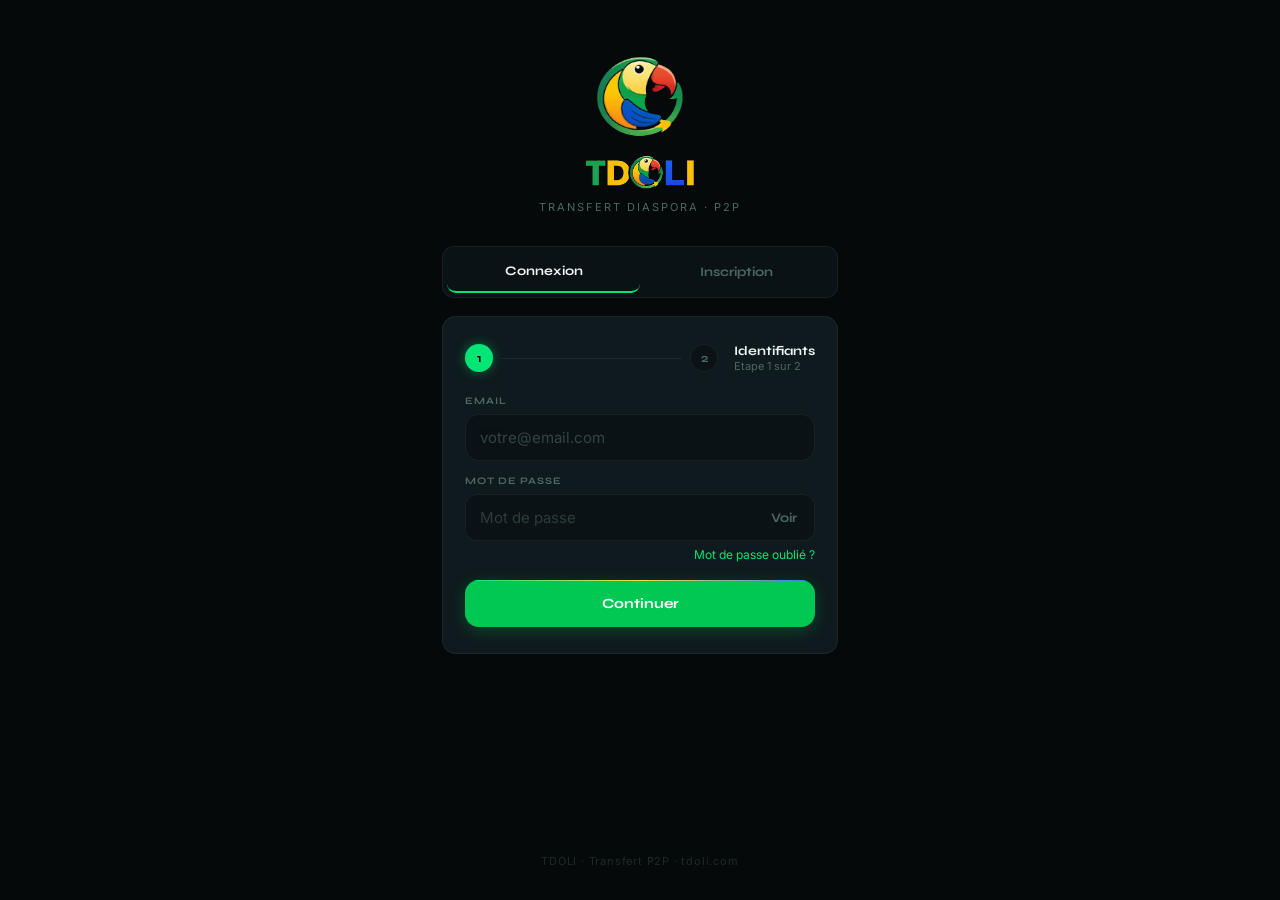
<file: tdoli-agent.html>
<!DOCTYPE html>
<html lang="fr">
<head>
<meta charset="UTF-8">
<meta name="viewport" content="width=device-width, initial-scale=1.0, maximum-scale=1.0, user-scalable=no">
<title>TDOLI — Espace Agent</title>
<link href="https://fonts.googleapis.com/css2?family=Syne:wght@700;800&family=Inter:wght@400;500;600;700&display=swap" rel="stylesheet">
<style>
:root{
 --bg:#05090a;--surface:#0b1215;--card:#0f1a1e;
 --green:#00e676;--green-dim:#00c853;--green-glow:rgba(0,230,118,0.10);
 --yellow:#ffd740;--blue:#2979ff;--red:#ff1744;
 --text:#ecf4f0;--text-2:#90a8a0;--text-3:#4a6860;
 --border:rgba(255,255,255,0.06);--border-active:rgba(0,230,118,0.22);
 --r:12px;
}
*{margin:0;padding:0;box-sizing:border-box;-webkit-tap-highlight-color:transparent;}
body{font-family:'Inter',sans-serif;background:var(--bg);color:var(--text);min-height:100vh;padding-bottom:40px;overflow-x:hidden;}

.topbar{position:sticky;top:0;z-index:100;background:rgba(5,9,10,0.96);backdrop-filter:blur(24px);-webkit-backdrop-filter:blur(24px);border-bottom:1px solid var(--border);padding:12px 20px;display:flex;align-items:center;justify-content:space-between;gap:10px;}
.topbar-left{display:flex;align-items:center;gap:10px;flex-shrink:0;}
.topbar-back{width:36px;height:36px;border-radius:50%;background:var(--surface);border:1px solid var(--border);display:flex;align-items:center;justify-content:center;color:var(--text);text-decoration:none;flex-shrink:0;}
.topbar-center{flex:1;text-align:center;}
.topbar-title{font-family:'Syne',sans-serif;font-size:14px;font-weight:700;color:var(--text-2);}
.topbar-right{width:36px;flex-shrink:0;}

.content{position:relative;z-index:1;padding:16px 20px 40px;max-width:480px;margin:0 auto;}
.tabs{display:flex;gap:8px;margin-bottom:18px;}
.tab{flex:1;text-align:center;padding:10px;background:var(--surface);border:1px solid var(--border);border-radius:24px;color:var(--text-3);font-family:'Syne',sans-serif;font-size:12px;font-weight:700;cursor:pointer;transition:all 0.2s;}
.tab.active{background:var(--green-glow);border-color:var(--border-active);color:var(--green);}
.tab-panel{display:none;}
.tab-panel.show{display:block;}

.section-label{font-size:11px;color:var(--text-3);font-family:'Syne',sans-serif;font-weight:700;letter-spacing:0.8px;text-transform:uppercase;margin:18px 0 10px;}
.section-label:first-child{margin-top:0;}

.cap-card{background:var(--card);border:1px solid var(--border);border-radius:var(--r);padding:14px 16px;margin-bottom:10px;}
.cap-top{display:flex;align-items:center;justify-content:space-between;margin-bottom:8px;}
.cap-role{font-family:'Syne',sans-serif;font-size:10px;font-weight:700;padding:3px 10px;border-radius:20px;text-transform:uppercase;letter-spacing:0.5px;}
.cap-role.collector{background:rgba(41,121,255,0.1);color:var(--blue);border:1px solid rgba(41,121,255,0.25);}
.cap-role.payer{background:rgba(0,230,118,0.08);color:var(--green);border:1px solid rgba(0,230,118,0.25);}
.cap-corridor{font-size:13px;font-weight:600;}
.switch{position:relative;width:40px;height:22px;flex-shrink:0;}
.switch input{opacity:0;width:0;height:0;}
.switch-slider{position:absolute;cursor:pointer;inset:0;background:var(--surface);border:1px solid var(--border);border-radius:22px;transition:0.2s;}
.switch-slider::before{content:'';position:absolute;width:16px;height:16px;left:2px;top:2px;background:var(--text-3);border-radius:50%;transition:0.2s;}
.switch input:checked + .switch-slider{background:var(--green-glow);border-color:var(--border-active);}
.switch input:checked + .switch-slider::before{transform:translateX(18px);background:var(--green);}
.cap-bar-wrap{background:var(--surface);border-radius:8px;height:6px;overflow:hidden;margin:8px 0 6px;}
.cap-bar{height:100%;background:linear-gradient(90deg,var(--green-dim),var(--green));border-radius:8px;}
.cap-nums{display:flex;justify-content:space-between;font-size:11px;color:var(--text-3);}
.cap-nums strong{color:var(--text);}
.btn-edit-cap{width:100%;padding:9px;background:transparent;border:1px solid var(--border);border-radius:8px;color:var(--text-3);font-family:'Syne',sans-serif;font-size:11px;font-weight:700;cursor:pointer;margin-top:10px;}

.leg-card{background:var(--card);border:1px solid var(--border);border-radius:var(--r);padding:14px 16px;margin-bottom:10px;}
.leg-top{display:flex;align-items:center;justify-content:space-between;margin-bottom:8px;}
.leg-amt{font-family:'Syne',sans-serif;font-size:16px;font-weight:800;}
.leg-badge{font-family:'Syne',sans-serif;font-size:10px;font-weight:700;padding:4px 10px;border-radius:20px;}
.leg-badge.wait{background:rgba(255,215,64,0.1);color:var(--yellow);border:1px solid rgba(255,215,64,0.3);}
.leg-badge.progress{background:rgba(0,230,118,0.08);color:var(--green);border:1px solid rgba(0,230,118,0.25);}
.leg-badge.done{background:rgba(41,121,255,0.08);color:var(--blue);border:1px solid rgba(41,121,255,0.25);}
.leg-sub{font-size:12px;color:var(--text-3);margin-bottom:10px;}
.leg-contrib{font-size:11px;color:var(--text-3);margin-bottom:10px;padding:8px 10px;background:var(--surface);border-radius:8px;}
.payment-info-box{background:var(--surface);border:1px solid var(--border-active);border-radius:10px;padding:12px 14px;margin-bottom:12px;}
.payment-info-title{font-size:11px;font-weight:700;font-family:'Syne',sans-serif;color:var(--green);margin-bottom:8px;text-transform:uppercase;letter-spacing:0.5px;}
.payment-info-row{display:flex;align-items:center;gap:8px;font-size:13px;margin-bottom:6px;}
.payment-info-label{color:var(--text-3);font-size:11px;min-width:70px;}
.payment-info-val{font-weight:600;color:var(--text);}
.leg-actions{display:flex;gap:8px;}
.leg-actions .btn-primary,.leg-actions .btn-cancel{margin-top:0;}

.empty-state{text-align:center;padding:50px 20px;}
.empty-title{font-family:'Syne',sans-serif;font-size:15px;font-weight:700;margin-bottom:8px;}
.empty-sub{font-size:13px;color:var(--text-3);line-height:1.6;}
.loading-wrap{display:flex;justify-content:center;padding:40px;}
.loader{width:30px;height:30px;position:relative;}
.loader::before,.loader::after{content:'';position:absolute;inset:0;border-radius:50%;border:2px solid transparent;animation:spin 1s linear infinite;}
.loader::before{border-top-color:var(--green);}.loader::after{border-bottom-color:var(--blue);animation-duration:1.5s;animation-direction:reverse;}
@keyframes spin{to{transform:rotate(360deg);}}

.btn-add{width:100%;padding:13px;background:var(--surface);border:1px dashed var(--border-active);border-radius:12px;color:var(--green);font-family:'Syne',sans-serif;font-size:13px;font-weight:700;cursor:pointer;margin-top:4px;}

.overlay{position:fixed;inset:0;z-index:300;background:rgba(0,0,0,0.65);backdrop-filter:blur(8px);display:none;align-items:flex-end;}
.overlay.open{display:flex;}
.sheet{background:var(--card);border:1px solid var(--border);border-top:1px solid var(--border-active);border-radius:22px 22px 0 0;padding:0 22px 48px;width:100%;max-width:480px;margin:0 auto;animation:slideUp 0.35s cubic-bezier(0.19,1,0.22,1);max-height:90vh;overflow-y:auto;}
@keyframes slideUp{from{transform:translateY(100%);opacity:0;}to{transform:translateY(0);opacity:1;}}
.sheet-handle-row{padding:16px 0 18px;display:flex;justify-content:center;position:sticky;top:0;background:var(--card);z-index:1;}
.sheet-handle{width:34px;height:3px;border-radius:2px;background:var(--border);}
.sheet-title{font-family:'Syne',sans-serif;font-size:18px;font-weight:800;margin-bottom:20px;}
.form-group{margin-bottom:14px;}
.form-label{display:block;font-size:11px;font-weight:500;color:var(--text-3);margin-bottom:8px;letter-spacing:1px;text-transform:uppercase;}
.form-input,.form-select{width:100%;padding:14px 16px;background:var(--surface);border:1px solid var(--border);border-radius:12px;color:var(--text);font-family:'Inter',sans-serif;font-size:16px;-webkit-appearance:none;}
.form-row{display:flex;gap:10px;}.form-row .form-group{flex:1;}
.btn-primary{width:100%;padding:15px;background:var(--green-dim);color:#fff;border:none;border-radius:var(--r);font-family:'Syne',sans-serif;font-size:14px;font-weight:700;cursor:pointer;position:relative;overflow:hidden;margin-top:4px;}
.btn-primary::after{content:'';position:absolute;top:0;left:0;right:0;height:1px;background:linear-gradient(90deg,var(--green),var(--yellow),var(--blue));}
.btn-primary:disabled{opacity:0.35;cursor:not-allowed;}
.btn-primary.danger{background:linear-gradient(135deg,#c0392b,#8e1a1a);}
.btn-cancel{width:100%;padding:12px;background:transparent;color:var(--text-3);border:1px solid var(--border);border-radius:12px;font-family:'Syne',sans-serif;font-size:13px;font-weight:600;cursor:pointer;margin-top:8px;}
.msg{display:none;padding:11px 14px;border-radius:10px;font-size:13px;margin-top:10px;}
.msg.error{background:rgba(255,68,68,0.08);border:1px solid rgba(255,68,68,0.2);color:#ff6b6b;}
.msg.show{display:block;}
.spinner{display:inline-block;width:14px;height:14px;border:2px solid rgba(255,255,255,0.2);border-top-color:#fff;border-radius:50%;animation:spin 0.5s linear infinite;vertical-align:middle;margin-right:6px;}
.toast{position:fixed;bottom:30px;left:50%;transform:translateX(-50%) translateY(8px);color:#fff;font-family:'Syne',sans-serif;font-size:13px;font-weight:700;padding:11px 22px;border-radius:30px;z-index:400;opacity:0;pointer-events:none;white-space:nowrap;transition:opacity 0.25s,transform 0.25s;box-shadow:0 4px 20px rgba(0,0,0,0.4);}
.toast.show{opacity:1;transform:translateX(-50%) translateY(0);}
.proof-upload-area{border:2px dashed var(--border-active);border-radius:12px;padding:18px;text-align:center;cursor:pointer;margin-bottom:12px;}
.proof-upload-area:active{background:var(--green-glow);}
.not-agent{text-align:center;padding:80px 24px;}
</style>
</head>
<body>

<div class="topbar">
 <div class="topbar-left"><a href="/tdoli-profile.html" class="topbar-back">‹</a></div>
 <div class="topbar-center"><span class="topbar-title">Espace Agent</span></div>
 <div class="topbar-right"></div>
</div>

<div class="content" id="agentContent">
 <div class="loading-wrap"><div class="loader"></div></div>
</div>

<!-- Sheet ajouter/modifier capacité -->
<div class="overlay" id="capOverlay" onclick="closeOnOverlay(event,'capOverlay')">
 <div class="sheet">
 <div class="sheet-handle-row"><div class="sheet-handle"></div></div>
 <div class="sheet-title" id="capSheetTitle">Nouvelle capacité</div>
 <div class="form-group"><label class="form-label">Rôle</label>
 <select class="form-select" id="cap-role">
 <option value="collector">Collecteur (je reçois l'utilisateur)</option>
 <option value="payer">Payeur (je paie le bénéficiaire)</option>
 </select>
 </div>
 <div class="form-row">
 <div class="form-group"><label class="form-label">Pays</label>
 <select class="form-select" id="cap-country">
 <option value="France">🇫🇷 France</option><option value="Gabon">🇬🇦 Gabon</option><option value="Etats-Unis">🇺🇸 Etats-Unis</option><option value="Canada">🇨🇦 Canada</option><option value="Burkina Faso">🇧🇫 Burkina Faso</option><option value="Belgique">🇧🇪 Belgique</option><option value="Suisse">🇨🇭 Suisse</option>
 </select>
 </div>
 <div class="form-group"><label class="form-label">Devise</label>
 <select class="form-select" id="cap-currency">
 <option value="EUR">EUR</option><option value="XAF">XAF</option><option value="XOF">XOF</option><option value="USD">USD</option><option value="CAD">CAD</option><option value="GBP">GBP</option><option value="MAD">MAD</option><option value="GHS">GHS</option><option value="NGN">NGN</option>
 </select>
 </div>
 </div>
 <div class="form-group"><label class="form-label">Capacité disponible (dans ta devise)</label><input class="form-input" type="text" id="cap-amount" placeholder="ex: 200000" inputmode="decimal"></div>
 <button class="btn-primary" id="btn-save-cap" onclick="saveCapacity()">Enregistrer</button>
 <button class="btn-cancel" onclick="closeSheet('capOverlay')">Annuler</button>
 <div class="msg" id="msg-cap"></div>
 </div>
</div>

<!-- Sheet preuve de paiement au bénéficiaire -->
<div class="overlay" id="legProofOverlay" onclick="closeOnOverlay(event,'legProofOverlay')">
 <div class="sheet">
 <div class="sheet-handle-row"><div class="sheet-handle"></div></div>
 <div class="sheet-title">Preuve de paiement</div>
 <div style="font-size:13px;color:var(--text-3);margin-bottom:16px;line-height:1.5;">Justifie que tu as bien payé le bénéficiaire.</div>
 <div class="proof-upload-area" onclick="document.getElementById('leg-file-input').click()">
 <div style="font-size:26px;margin-bottom:6px;">📎</div>
 <div style="font-family:'Syne',sans-serif;font-size:13px;font-weight:700;color:var(--green);">Ajouter la preuve</div>
 <div style="font-size:11px;color:var(--text-3);margin-top:4px;">Photo ou PDF — max 10MB</div>
 </div>
 <input type="file" id="leg-file-input" accept="image/*,.pdf" style="display:none" onchange="previewLegProof(this)">
 <div id="leg-proof-preview" style="font-size:12px;color:var(--green-dim);margin-bottom:12px;"></div>
 <button class="btn-primary" id="btn-submit-leg-proof" onclick="submitLegProof()" disabled>Confirmer le paiement</button>
 <button class="btn-cancel" onclick="closeSheet('legProofOverlay')">Annuler</button>
 <div class="msg" id="msg-leg-proof"></div>
 </div>
</div>

<div class="toast" id="toast"></div>

<script>
const API = 'https://tdoli-backend.onrender.com';
const token = localStorage.getItem('tdoli_token');
if (!token) { window.location.replace('/tdoli-auth.html'); }

async function safeJson(res) {
 const text = await res.text();
 try { return { ok: res.ok, status: res.status, data: JSON.parse(text) }; }
 catch(e) { return { ok: false, status: res.status, data: null }; }
}
function showToast(msg, color) {
 const t = document.getElementById('toast');
 t.textContent=msg; t.style.background=color||'var(--green-dim)';
 t.classList.add('show'); setTimeout(()=>t.classList.remove('show'),3500);
}
function showMsg(id, text) { const el=document.getElementById(id); el.className='msg error show'; el.textContent=text; }
function closeSheet(id) { document.getElementById(id).classList.remove('open'); }
function closeOnOverlay(e,id) { if(e.target===document.getElementById(id)) closeSheet(id); }

let currentTab = 'capacities';
let lastLoadedCaps = [];
function setTab(t) {
 currentTab = t;
 document.querySelectorAll('.tab').forEach(el => el.classList.toggle('active', el.dataset.tab === t));
 document.querySelectorAll('.tab-panel').forEach(el => el.classList.toggle('show', el.id === 'panel-'+t));
}

function renderShell() {
 document.getElementById('agentContent').innerHTML = `
  <div class="tabs">
   <div class="tab active" data-tab="capacities" onclick="setTab('capacities')">Mes capacités</div>
   <div class="tab" data-tab="legs" onclick="setTab('legs')">Jambes à traiter</div>
  </div>
  <div class="tab-panel show" id="panel-capacities">
   <div id="capList"><div class="loading-wrap"><div class="loader"></div></div></div>
   <button class="btn-add" onclick="openCapSheet()">+ Ajouter une capacité</button>
  </div>
  <div class="tab-panel" id="panel-legs">
   <div id="legList"><div class="loading-wrap"><div class="loader"></div></div></div>
  </div>
 `;
 loadCapacities();
 loadLegs();
 startAgentPolling();
}

// ── Rafraîchissement automatique — une jambe peut être assignée à tout
// moment par le dispatch, sans que l'agent n'ait rien à faire pour le voir ──
let agentPollTimer = null;
function startAgentPolling() {
 if (agentPollTimer) return;
 agentPollTimer = setInterval(() => {
  if (document.visibilityState === 'visible') { loadCapacities(); loadLegs(); }
 }, 15000);
 document.addEventListener('visibilitychange', () => {
  if (document.visibilityState === 'visible') { loadCapacities(); loadLegs(); }
 });
}

// ── Garde d'accès : réservé aux agents ──────────────────────────
async function init() {
 try {
  const r = await safeJson(await fetch(API+'/auth', {headers:{'Authorization':'Bearer '+token}}));
  if (r.status === 401 || r.status === 403) { localStorage.clear(); window.location.replace('/tdoli-auth.html'); return; }
  if (!r.ok || !r.data || !r.data.isAgent) {
   document.getElementById('agentContent').innerHTML = '<div class="not-agent"><div class="empty-title">Réservé aux agents</div><div class="empty-sub">Cette section est disponible une fois que tu as le statut Agent TDOLI.</div></div>';
   return;
  }
  renderShell();
 } catch(e) {
  document.getElementById('agentContent').innerHTML = '<div class="empty-state"><div class="empty-title">Erreur réseau</div></div>';
 }
}

// ── Capacités ────────────────────────────────────────────────────
const roleLabel = { collector: 'Collecteur', payer: 'Payeur' };

async function loadCapacities() {
 try {
  const r = await safeJson(await fetch(API+'/agent/capacity', {headers:{'Authorization':'Bearer '+token}}));
  const caps = (r.ok && Array.isArray(r.data)) ? r.data : [];
  if (!caps.length) {
   document.getElementById('capList').innerHTML = '<div class="empty-state"><div class="empty-title">Aucune capacité déclarée</div><div class="empty-sub">Déclare ta capacité par corridor pour recevoir des demandes.</div></div>';
   return;
  }
  lastLoadedCaps = caps;
  document.getElementById('capList').innerHTML = caps.map((c,i) => {
   const pct = c.totalCapacity > 0 ? Math.round((c.remainingAmount / c.totalCapacity) * 100) : 0;
   return `<div class="cap-card">
    <div class="cap-top">
     <div><span class="cap-role ${c.role}">${roleLabel[c.role]}</span> <span class="cap-corridor">${escapeHtml(c.country)} · ${escapeHtml(c.currency)}</span></div>
     <label class="switch"><input type="checkbox" ${c.isActive?'checked':''} onchange="toggleCapacity('${c._id}')"><span class="switch-slider"></span></label>
    </div>
    <div class="cap-bar-wrap"><div class="cap-bar" style="width:${pct}%"></div></div>
    <div class="cap-nums"><span>Disponible : <strong>${Number(c.remainingAmount).toLocaleString('fr-FR')} ${escapeHtml(c.currency)}</strong></span><span>Total : ${Number(c.totalCapacity).toLocaleString('fr-FR')} ${escapeHtml(c.currency)}</span></div>
    <button class="btn-edit-cap" onclick="openCapSheetByIndex(${i})">Modifier</button>
   </div>`;
  }).join('');
 } catch(e) {
  document.getElementById('capList').innerHTML = '<div class="empty-state"><div class="empty-title">Erreur réseau</div></div>';
 }
}

async function toggleCapacity(id) {
 try {
  const r = await safeJson(await fetch(API+'/agent/capacity/'+id+'/toggle', {method:'POST', headers:{'Authorization':'Bearer '+token}}));
  if (r.ok) { showToast(r.data.message); loadCapacities(); }
  else { showToast((r.data&&r.data.message)||'Erreur', 'var(--red)'); loadCapacities(); }
 } catch(e) { showToast('Erreur réseau', 'var(--red)'); }
}

function openCapSheetByIndex(i) {
 const c = lastLoadedCaps[i];
 if (!c) return;
 openCapSheet(c.role, c.country, c.currency, c.totalCapacity);
}

function openCapSheet(role, country, currency, totalCapacity) {
 document.getElementById('capSheetTitle').textContent = role ? 'Modifier la capacité' : 'Nouvelle capacité';
 document.getElementById('cap-role').value = role || 'payer';
 document.getElementById('cap-country').value = country || 'France';
 document.getElementById('cap-currency').value = currency || 'EUR';
 document.getElementById('cap-amount').value = totalCapacity != null ? totalCapacity : '';
 document.getElementById('msg-cap').classList.remove('show');
 document.getElementById('capOverlay').classList.add('open');
}

async function saveCapacity() {
 const role = document.getElementById('cap-role').value;
 const country = document.getElementById('cap-country').value;
 const currency = document.getElementById('cap-currency').value;
 const totalCapacity = parseFloat((document.getElementById('cap-amount').value||'').replace(',','.'));
 if (!totalCapacity || totalCapacity < 0) { showMsg('msg-cap','Montant invalide'); return; }
 const btn = document.getElementById('btn-save-cap');
 btn.disabled = true; btn.innerHTML = '<span class="spinner"></span>Envoi…';
 try {
  const r = await safeJson(await fetch(API+'/agent/capacity', {
   method:'POST', headers:{'Content-Type':'application/json','Authorization':'Bearer '+token},
   body: JSON.stringify({ role, country, currency, totalCapacity })
  }));
  if (r.ok) { closeSheet('capOverlay'); showToast('Capacité enregistrée'); loadCapacities(); }
  else showMsg('msg-cap', (r.data&&r.data.message)||'Erreur');
 } catch(e) { showMsg('msg-cap','Erreur réseau'); }
 btn.disabled = false; btn.innerHTML = 'Enregistrer';
}

// ── Jambes à traiter ─────────────────────────────────────────────
const legBadge = { assigned: {cls:'wait', label:'À accepter'}, accepted: {cls:'progress', label:'À payer'}, paid: {cls:'done', label:'En attente confirmation'}, confirmed: {cls:'done', label:'Confirmée'} };
const methodIcons = { mobilemoney:'Mobile Money', virement:'Virement bancaire', paypal:'PayPal', wero:'Wero', especes:'Espèces' };

function escapeHtml(s) {
 return String(s).replace(/[&<>"']/g, c => ({'&':'&amp;','<':'&lt;','>':'&gt;','"':'&quot;',"'":'&#39;'}[c]));
}

function renderBeneficiaryInfo(info) {
 if (!info) return '';
 let html = '<div class="payment-info-box"><div class="payment-info-title">Bénéficiaire</div>';
 if (info.method) html += '<div class="payment-info-row" style="margin-bottom:6px;"><span style="background:rgba(252,209,22,0.1);border:1px solid rgba(252,209,22,0.2);border-radius:6px;padding:3px 10px;font-size:12px;font-family:Syne,sans-serif;font-weight:700;color:var(--yellow);">'+escapeHtml(methodIcons[info.method]||info.method)+'</span></div>';
 if (info.name) html += '<div class="payment-info-row"><span class="payment-info-label">Nom</span><span class="payment-info-val">'+escapeHtml(info.name)+'</span></div>';
 if (info.phone) html += '<div class="payment-info-row"><span class="payment-info-label">Numéro</span><span class="payment-info-val" style="color:var(--green);">'+escapeHtml(info.phone)+'</span></div>';
 if (info.operateur) html += '<div class="payment-info-row"><span class="payment-info-label">Opérateur</span><span class="payment-info-val">'+escapeHtml(info.operateur)+'</span></div>';
 if (info.iban) html += '<div class="payment-info-row"><span class="payment-info-label">IBAN</span><span class="payment-info-val" style="font-size:11px;letter-spacing:1px;">'+escapeHtml(info.iban)+'</span></div>';
 if (info.banque) html += '<div class="payment-info-row"><span class="payment-info-label">Banque</span><span class="payment-info-val">'+escapeHtml(info.banque)+'</span></div>';
 if (info.paypal) html += '<div class="payment-info-row"><span class="payment-info-label">Email</span><span class="payment-info-val">'+escapeHtml(info.paypal)+'</span></div>';
 if (info.wero) html += '<div class="payment-info-row"><span class="payment-info-label">Wero</span><span class="payment-info-val">'+escapeHtml(info.wero)+'</span></div>';
 if (info.ville) html += '<div class="payment-info-row"><span class="payment-info-label">Ville</span><span class="payment-info-val">'+escapeHtml(info.ville)+'</span></div>';
 html += '</div>';
 return html;
}

async function loadLegs() {
 try {
  const r = await safeJson(await fetch(API+'/payout-legs/mine', {headers:{'Authorization':'Bearer '+token}}));
  const legs = (r.ok && Array.isArray(r.data)) ? r.data.filter(l => ['assigned','accepted','paid'].includes(l.status)) : [];
  if (!legs.length) {
   document.getElementById('legList').innerHTML = '<div class="empty-state"><div class="empty-title">Rien à traiter</div><div class="empty-sub">Les demandes qui te sont assignées apparaîtront ici.</div></div>';
   return;
  }
  document.getElementById('legList').innerHTML = legs.map(leg => {
   const b = legBadge[leg.status] || {cls:'wait',label:leg.status};
   const contribHtml = (leg.contributors && leg.contributors.length)
    ? '<div class="leg-contrib">Alimenté par '+leg.contributors.length+' contributeur(s) — tu restes le seul agent face au bénéficiaire.</div>' : '';
   let actions = '';
   if (leg.status === 'assigned') {
    actions = '<div class="leg-actions"><button class="btn-primary" onclick="acceptLeg(\''+leg._id+'\')">Accepter</button><button class="btn-cancel" onclick="refuseLeg(\''+leg._id+'\')">Refuser</button></div>';
   } else if (leg.status === 'accepted') {
    actions = '<button class="btn-primary" onclick="openLegProofSheet(\''+leg._id+'\')">J\'ai payé le bénéficiaire</button>';
   } else if (leg.status === 'paid') {
    actions = '<div class="empty-sub" style="text-align:left;padding:0;">Preuve envoyée — en attente de confirmation par le demandeur.</div>';
   }
   return `<div class="leg-card">
    <div class="leg-top"><span class="leg-amt">${Number(leg.amount).toLocaleString('fr-FR')} ${leg.currency}</span><span class="leg-badge ${b.cls}">${b.label}</span></div>
    <div class="leg-sub">Part totale : ${Number(leg.amountEuro).toLocaleString('fr-FR')} € · assignée ${new Date(leg.assignedAt||leg.createdAt).toLocaleDateString('fr-FR')}</div>
    ${contribHtml}
    ${renderBeneficiaryInfo(leg.beneficiaryPaymentInfo)}
    ${actions}
   </div>`;
  }).join('');
 } catch(e) {
  document.getElementById('legList').innerHTML = '<div class="empty-state"><div class="empty-title">Erreur réseau</div></div>';
 }
}

async function acceptLeg(id) {
 try {
  const r = await safeJson(await fetch(API+'/payout-leg/'+id+'/accept', {method:'POST', headers:{'Authorization':'Bearer '+token}}));
  if (r.ok) { showToast('Jambe acceptée'); loadLegs(); }
  else showToast((r.data&&r.data.message)||'Erreur', 'var(--red)');
 } catch(e) { showToast('Erreur réseau', 'var(--red)'); }
}
async function refuseLeg(id) {
 if (!confirm('Refuser cette jambe ? Elle sera réassignée à un autre agent.')) return;
 try {
  const r = await safeJson(await fetch(API+'/payout-leg/'+id+'/refuse', {method:'POST', headers:{'Authorization':'Bearer '+token}}));
  if (r.ok) { showToast('Jambe refusée'); loadLegs(); }
  else showToast((r.data&&r.data.message)||'Erreur', 'var(--red)');
 } catch(e) { showToast('Erreur réseau', 'var(--red)'); }
}

let currentLegId = null, legProofFile = null;
function openLegProofSheet(id) {
 currentLegId = id; legProofFile = null;
 document.getElementById('leg-proof-preview').textContent = '';
 document.getElementById('btn-submit-leg-proof').disabled = true;
 document.getElementById('msg-leg-proof').classList.remove('show');
 document.getElementById('legProofOverlay').classList.add('open');
}
function previewLegProof(input) {
 legProofFile = input.files[0] || null;
 document.getElementById('leg-proof-preview').textContent = legProofFile ? ('📎 '+legProofFile.name) : '';
 document.getElementById('btn-submit-leg-proof').disabled = !legProofFile;
}
async function submitLegProof() {
 if (!legProofFile || !currentLegId) return;
 const btn = document.getElementById('btn-submit-leg-proof');
 btn.disabled = true; btn.innerHTML = '<span class="spinner"></span>Envoi…';
 try {
  const fd = new FormData(); fd.append('proof', legProofFile);
  const r = await safeJson(await fetch(API+'/payout-leg/'+currentLegId+'/proof', {method:'POST', headers:{'Authorization':'Bearer '+token}, body: fd}));
  if (r.ok) { closeSheet('legProofOverlay'); showToast('Preuve envoyée'); loadLegs(); }
  else showMsg('msg-leg-proof', (r.data&&r.data.message)||'Erreur');
 } catch(e) { showMsg('msg-leg-proof','Erreur réseau'); }
 btn.disabled = false; btn.innerHTML = 'Confirmer le paiement';
}

init();
</script>
</body>
</html>
</file>
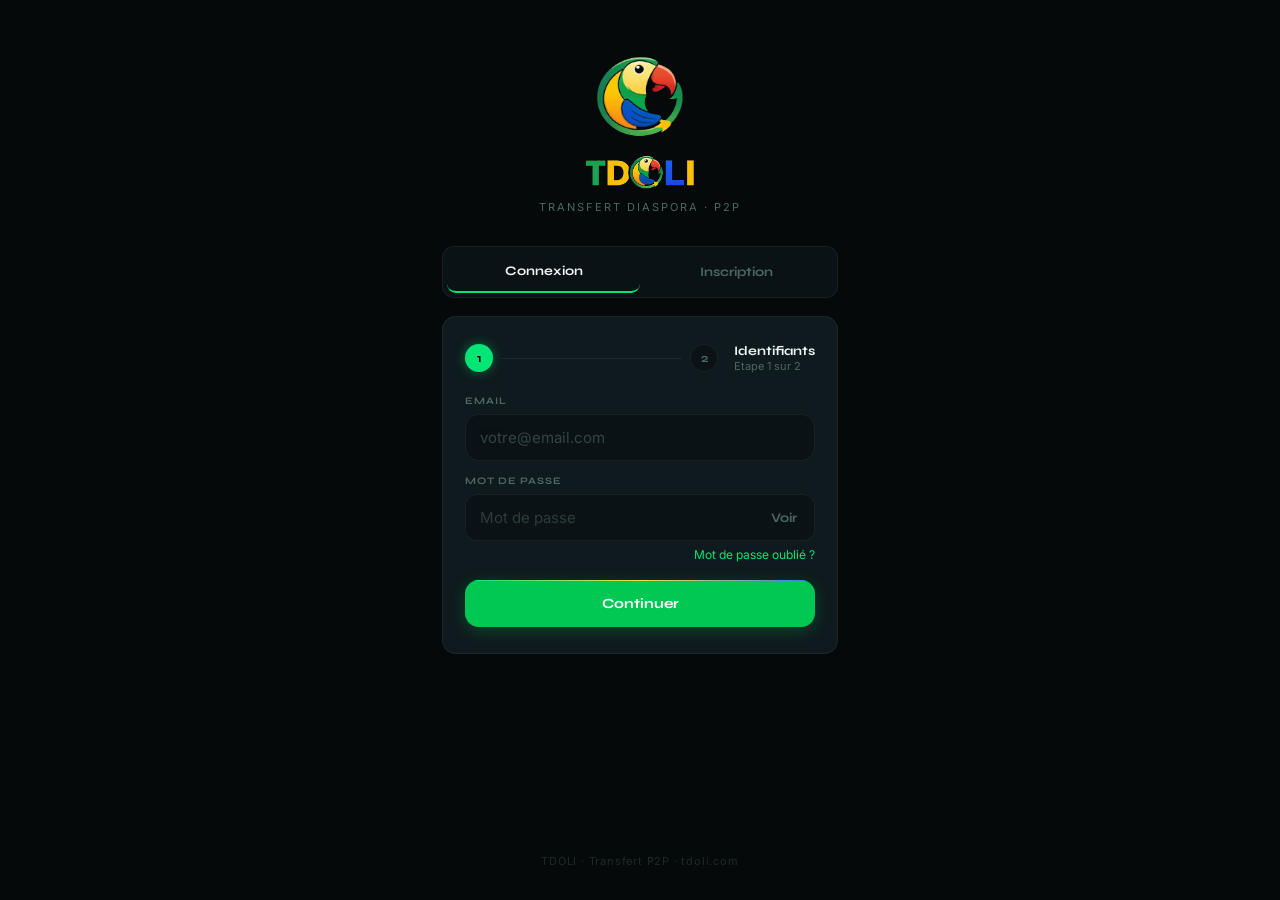
<file: tdoli-auth.html>
<!DOCTYPE html>
<html lang="fr">
<head>
<meta charset="UTF-8">
<meta name="viewport" content="width=device-width, initial-scale=1.0, maximum-scale=1.0">
<title>TDOLI</title>
<link href="https://fonts.googleapis.com/css2?family=Syne:wght@700;800&family=Inter:wght@400;500;600;700&display=swap" rel="stylesheet">
<style>
:root{
 --bg:#05090a;--surface:#0b1215;--card:#0f1a1e;
 --green:#00e676;--green-dim:#00c853;--green-glow:rgba(0,230,118,0.10);
 --yellow:#ffd740;--blue:#2979ff;--red:#ff1744;
 --text:#ecf4f0;--text-2:#90a8a0;--text-3:#4a6860;
 --border:rgba(255,255,255,0.06);--border-active:rgba(0,230,118,0.22);
 --r:12px;
 --shadow:0 2px 20px rgba(0,0,0,0.5);
}
*{margin:0;padding:0;box-sizing:border-box;-webkit-tap-highlight-color:transparent;}
body{font-family:'Inter',sans-serif;background:var(--bg);color:var(--text);min-height:100vh;overflow-x:hidden;}
.bg-mesh{display:none;background:radial-gradient(ellipse 70% 50% at 15% 10%,rgba(0,180,90,0.08) 0%,transparent 60%),radial-gradient(ellipse 50% 40% at 85% 85%,rgba(26,79,255,0.07) 0%,transparent 60%);}
.wrap{position:relative;z-index:1;min-height:100vh;display:flex;flex-direction:column;padding:0 22px;max-width:440px;margin:0 auto;}
.header{padding:52px 0 32px;text-align:center;animation:fadeDown 0.6s cubic-bezier(0.19,1,0.22,1) both;}
@keyframes fadeDown{from{opacity:0;transform:translateY(-16px);}to{opacity:1;transform:translateY(0);}}
.logo-ring{width:68px;height:68px;border-radius:50%;margin:0 auto 16px;background:linear-gradient(135deg,rgba(0,230,118,0.10),rgba(26,79,255,0.12));border:1px solid var(--border-active);display:flex;align-items:center;justify-content:center;position:relative;}
.logo-ring::before{content:'';position:absolute;inset:-3px;border-radius:50%;background:conic-gradient(from 0deg,var(--green),var(--yellow),var(--blue),var(--green));opacity:0.25;animation:rotateSlow 5s linear infinite;-webkit-mask:radial-gradient(farthest-side,transparent calc(100% - 1.5px),white calc(100% - 1.5px));mask:radial-gradient(farthest-side,transparent calc(100% - 1.5px),white calc(100% - 1.5px));}
@keyframes rotateSlow{to{transform:rotate(360deg);}}
.logo-ring-text{font-family:'Syne',sans-serif;font-weight:800;font-size:22px;color:var(--green);}
.logo-text{font-family:'Syne',sans-serif;font-weight:800;font-size:40px;letter-spacing:-1px;line-height:1;color:var(--green);}
.tagline{font-size:11px;color:var(--text-3);letter-spacing:2px;text-transform:uppercase;margin-top:10px;}
.tabs{display:flex;background:var(--surface);border-radius:12px;padding:4px;border:1px solid var(--border);margin-bottom:18px;animation:fadeUp 0.6s 0.08s cubic-bezier(0.19,1,0.22,1) both;}
@keyframes fadeUp{from{opacity:0;transform:translateY(14px);}to{opacity:1;transform:translateY(0);}}
.tab-btn{flex:1;padding:12px;border:none;background:transparent;color:var(--text-3);font-family:'Syne',sans-serif;font-size:13px;font-weight:700;border-radius:9px;cursor:pointer;transition:all 0.22s;}
.tab-btn.active{background:var(--surface);color:var(--text);border-bottom:2px solid var(--green);}
.form-card{background:var(--card);border:1px solid var(--border);border-radius:var(--r);padding:26px 22px;margin-bottom:16px;animation:fadeUp 0.6s 0.15s cubic-bezier(0.19,1,0.22,1) both;}
.panel{display:none;}.panel.active{display:block;}
.step-indicator{display:flex;align-items:center;gap:8px;margin-bottom:22px;}
.step-node{width:28px;height:28px;border-radius:50%;display:flex;align-items:center;justify-content:center;font-family:'Syne',sans-serif;font-size:12px;font-weight:700;flex-shrink:0;transition:all 0.3s;}
.step-node.active{background:var(--green);color:#000;box-shadow:0 0 12px rgba(0,230,118,0.4);}
.step-node.done{background:var(--green-glow);color:var(--green);border:1px solid var(--border-active);}
.step-node.pending{background:var(--surface);color:var(--text-3);border:1px solid var(--border);}
.step-line{flex:1;height:1px;background:var(--border);}
.step-line.done{background:var(--green);opacity:0.4;}
.form-group{margin-bottom:14px;}
.form-row{display:flex;gap:10px;}.form-row .form-group{flex:1;}
.form-label{display:block;font-size:11px;font-weight:500;color:var(--text-3);margin-bottom:7px;letter-spacing:1.2px;text-transform:uppercase;}
.input-wrap{position:relative;}
.form-input,.form-select{width:100%;padding:13px 14px;background:var(--surface);border:1px solid var(--border);border-radius:12px;color:var(--text);font-family:'Inter',sans-serif;font-size:15px;transition:all 0.2s;-webkit-appearance:none;}
.form-input-pw{width:100%;padding:13px 44px 13px 14px;background:var(--surface);border:1px solid var(--border);border-radius:12px;color:var(--text);font-family:'Inter',sans-serif;font-size:15px;transition:all 0.2s;-webkit-appearance:none;}
.form-input:focus,.form-select:focus,.form-input-pw:focus{outline:none;border-color:var(--green);background:rgba(0,230,118,0.04);box-shadow:0 0 0 3px var(--green-glow);}
.form-input::placeholder,.form-input-pw::placeholder{color:var(--text-3);opacity:0.5;}
.input-toggle{position:absolute;right:14px;top:50%;transform:translateY(-50%);color:var(--text-3);font-size:13px;cursor:pointer;font-family:'Syne',sans-serif;font-weight:700;background:none;border:none;padding:4px;}
.otp-wrap{display:flex;gap:8px;justify-content:center;margin:4px 0;}
.otp-digit{width:46px;height:56px;border-radius:12px;background:var(--surface);border:1px solid var(--border);color:var(--text);font-family:'Syne',sans-serif;font-size:22px;font-weight:700;text-align:center;transition:all 0.2s;-webkit-appearance:none;}
.otp-digit:focus{outline:none;border-color:var(--green);box-shadow:0 0 0 3px var(--green-glow);}
.otp-hint{font-size:12px;color:var(--text-3);text-align:center;margin-top:10px;line-height:1.5;}
.otp-resend{font-size:12px;color:var(--green);text-align:center;margin-top:8px;cursor:pointer;font-weight:500;background:none;border:none;width:100%;}
.otp-resend:disabled{color:var(--text-3);cursor:not-allowed;}
/* Indicateur force mot de passe */
.strength-bar{display:flex;gap:4px;margin-top:8px;}
.strength-seg{flex:1;height:2px;border-radius:1px;background:var(--border);transition:background 0.3s;}
.strength-seg.weak{background:var(--red);}.strength-seg.ok{background:var(--yellow);}.strength-seg.strong{background:var(--green);}
.strength-label{font-size:11px;margin-top:5px;color:var(--text-3);}
.requirements{background:var(--surface);border:1px solid var(--border);border-radius:10px;padding:10px 12px;margin-top:8px;}
.req-item{display:flex;align-items:center;gap:7px;font-size:11px;color:var(--text-3);margin-bottom:5px;}
.req-item:last-child{margin-bottom:0;}
.req-item.ok{color:var(--green);}
.req-dot{width:5px;height:5px;border-radius:50%;background:var(--text-3);flex-shrink:0;transition:background 0.2s;}
.req-item.ok .req-dot{background:var(--green);}
/* Mot de passe oublié */
.forgot-link{display:block;text-align:right;font-size:12px;color:var(--green);cursor:pointer;margin-top:6px;margin-bottom:2px;background:none;border:none;width:100%;font-family:'Inter',sans-serif;}
.btn-primary{width:100%;padding:15px;background:var(--green-dim);color:#fff;border:none;border-radius:var(--r);font-family:'Syne',sans-serif;font-size:14px;font-weight:700;cursor:pointer;position:relative;overflow:hidden;margin-top:4px;transition:transform 0.15s,opacity 0.15s;box-shadow:0 4px 20px rgba(0,158,96,0.2);}
.btn-primary::after{content:'';position:absolute;top:0;left:0;right:0;height:1px;background:linear-gradient(90deg,var(--green),var(--yellow),var(--blue));}
.btn-primary:active{transform:scale(0.97);}
.btn-primary:disabled{opacity:0.35;cursor:not-allowed;}
.btn-spinner{display:inline-block;width:16px;height:16px;border:2px solid rgba(255,255,255,0.2);border-top-color:#fff;border-radius:50%;animation:spin 0.5s linear infinite;vertical-align:middle;}
@keyframes spin{to{transform:rotate(360deg);}}
.btn-secondary{width:100%;padding:13px;background:transparent;color:var(--text-3);border:1px solid var(--border);border-radius:13px;font-family:'Syne',sans-serif;font-size:13px;font-weight:600;cursor:pointer;margin-top:8px;}
.msg{display:none;padding:12px 14px;border-radius:10px;font-size:13px;margin-top:12px;}
.msg.error{background:rgba(255,68,68,0.08);border:1px solid rgba(255,68,68,0.2);color:#ff6b6b;}
.msg.success{background:rgba(0,230,118,0.08);border:1px solid rgba(0,230,118,0.2);color:var(--green);}
.msg.show{display:block;}
.footer{margin-top:auto;padding:16px 0 32px;text-align:center;}
.footer-text{font-size:11px;color:var(--text-3);opacity:0.35;letter-spacing:0.8px;}
.redirect-overlay{position:fixed;inset:0;z-index:500;background:var(--bg);display:none;flex-direction:column;align-items:center;justify-content:center;gap:22px;}
.redirect-overlay.show{display:flex;}
.redirect-logo{font-family:'Syne',sans-serif;font-weight:800;font-size:40px;color:var(--green);animation:breathe 1.2s ease infinite;}
@keyframes breathe{0%,100%{opacity:1;}50%{opacity:0.4;}}
.redirect-bar{width:110px;height:2px;background:var(--border);border-radius:2px;overflow:hidden;}
.redirect-bar-fill{height:100%;background:linear-gradient(90deg,var(--green),var(--yellow),var(--blue));animation:loadBar 1s cubic-bezier(0.4,0,0.2,1) forwards;}
@keyframes loadBar{from{width:0%;}to{width:100%;}}
.redirect-text{font-size:12px;color:var(--text-3);letter-spacing:1px;text-transform:uppercase;}

.topbar-logo img { height: 32px; width: auto; display: block; }

/* SHEET AUTH BIOMÉTRIQUE AUTO */
.biometric-sheet{background:var(--card);border:1px solid var(--border-active);border-radius:22px 22px 0 0;padding:28px 22px 48px;width:100%;max-width:480px;margin:0 auto;animation:slideUp 0.35s cubic-bezier(0.19,1,0.22,1);}
@keyframes slideUp{from{transform:translateY(100%);opacity:0;}to{transform:translateY(0);opacity:1;}}
.biometric-icon{font-size:48px;text-align:center;margin-bottom:14px;animation:breathe 1.5s ease infinite;}
.biometric-title{font-family:'Syne',sans-serif;font-size:18px;font-weight:800;text-align:center;margin-bottom:8px;}
.biometric-sub{font-size:13px;color:var(--text-3);text-align:center;line-height:1.6;margin-bottom:22px;}
.btn-biometric{width:100%;padding:14px;background:linear-gradient(135deg,rgba(26,79,255,0.12),rgba(0,230,118,0.10));color:var(--text);border:1px solid rgba(26,79,255,0.25);border-radius:13px;font-family:'Inter',sans-serif;font-size:14px;font-weight:500;cursor:pointer;display:flex;align-items:center;justify-content:center;gap:10px;margin-top:8px;transition:border-color 0.2s;}
.btn-biometric:active{opacity:0.85;}
.btn-biometric span.bio-icon{font-size:18px;}

/* POPUP FACE ID */
.faceid-overlay{position:fixed;inset:0;z-index:600;background:rgba(0,0,0,0.7);backdrop-filter:blur(8px);display:none;align-items:flex-end;}
.faceid-overlay.open{display:flex;}
.faceid-sheet{background:var(--card);border:1px solid var(--border-active);border-radius:22px 22px 0 0;padding:28px 22px 48px;width:100%;max-width:480px;margin:0 auto;animation:slideUp 0.35s cubic-bezier(0.19,1,0.22,1);}
.faceid-icon{font-size:40px;text-align:center;margin-bottom:14px;}
.faceid-title{font-family:'Syne',sans-serif;font-size:18px;font-weight:800;text-align:center;margin-bottom:8px;}
.faceid-sub{font-size:13px;color:var(--text-3);text-align:center;line-height:1.6;margin-bottom:22px;}
.btn-faceid-activate{width:100%;padding:15px;background:var(--green-dim);color:#fff;border:none;border-radius:13px;font-family:'Syne',sans-serif;font-size:14px;font-weight:700;cursor:pointer;margin-bottom:10px;}
.btn-faceid-later{width:100%;padding:13px;background:transparent;color:var(--text-3);border:1px solid var(--border);border-radius:13px;font-family:'Syne',sans-serif;font-size:13px;font-weight:600;cursor:pointer;}

/* UX Fluidité globale */

/* Skeleton loader */
.skeleton{background:linear-gradient(90deg,var(--surface) 25%,var(--card) 50%,var(--surface) 75%);background-size:200% 100%;animation:skeleton-shimmer 1.4s infinite;}
@keyframes skeleton-shimmer{0%{background-position:200% 0;}100%{background-position:-200% 0;}}
.skeleton-line{height:12px;border-radius:6px;margin-bottom:8px;}
.skeleton-line.short{width:60%;}
.skeleton-line.medium{width:80%;}
.skeleton-card{background:var(--card);border:1px solid var(--border);border-radius:var(--r);padding:16px 18px;margin-bottom:8px;}

/* Pull to refresh */
.ptr-indicator{text-align:center;padding:12px;font-size:12px;color:var(--text-3);font-family:'Syne',sans-serif;font-weight:700;letter-spacing:0.5px;height:0;overflow:hidden;transition:height 0.2s;}
.ptr-indicator.active{height:40px;}

/* Transitions de pages */
.page-enter{animation:pageEnter 0.2s ease-out;}
@keyframes pageEnter{from{opacity:0;}to{opacity:1;}}

/* Feedback copier */
.copy-feedback{position:fixed;bottom:100px;left:50%;transform:translateX(-50%);background:var(--green-dim);color:#fff;font-family:'Syne',sans-serif;font-size:12px;font-weight:700;padding:8px 20px;border-radius:20px;opacity:0;pointer-events:none;transition:opacity 0.2s;z-index:999;}
.copy-feedback.show{opacity:1;}

/* Swipe sheet */
.sheet{touch-action:pan-y;}

/* Boutons actifs feedback haptique */
.btn-primary:active,.btn-cancel:active,.annonce-item:active,.deal-item:active{transform:scale(0.97);}

/* Progress bar deal */
.deal-progress{height:3px;background:var(--border);border-radius:2px;margin-bottom:16px;overflow:hidden;}
.deal-progress-fill{height:100%;border-radius:2px;background:var(--green);transition:width 0.4s ease;}

/* Compte à rebours timer */
.timer-countdown{font-family:'Syne',sans-serif;font-size:12px;font-weight:700;color:var(--yellow);}
.timer-countdown.urgent{color:var(--red);animation:blink 1s ease infinite;}

/* Input focus amélioré */
.form-input:focus,.form-select:focus{outline:none;border-color:var(--green);box-shadow:0 0 0 3px var(--green-glow);}

/* Scroll auto dans le chat */
.messages-area{scroll-behavior:smooth;}

/* Indicateur de chargement inline */
.inline-loader{display:inline-block;width:12px;height:12px;border:2px solid rgba(255,255,255,0.2);border-top-color:#fff;border-radius:50%;animation:spin 0.5s linear infinite;vertical-align:middle;margin-right:6px;}</style>

 <link rel="manifest" href="/manifest.json">
 <meta name="theme-color" content="#05090a">
 <meta name="apple-mobile-web-app-capable" content="yes">
 <meta name="apple-mobile-web-app-status-bar-style" content="black-translucent">
 <meta name="apple-mobile-web-app-title" content="TDOLI">
 <link rel="apple-touch-icon" href="/icons/icon-192x192.png">
 <script>
 if('serviceWorker' in navigator){
 window.addEventListener('load', () => {
 navigator.serviceWorker.register('/service-worker.js')
 .then(r => console.log('[SW] Enregistre'))
 .catch(e => console.error('[SW] Erreur:', e));
 });
 }
 </script>
 <!-- Forcer rechargement sans cache si on revient sur auth -->
 <meta http-equiv="Cache-Control" content="no-cache, no-store, must-revalidate">
 <meta http-equiv="Pragma" content="no-cache">
 <meta http-equiv="Expires" content="0">
<link rel="stylesheet" href="/tdoli-theme.css">
</head>
<body>
<div class="bg-mesh"></div>
<div class="redirect-overlay" id="redirectOverlay">
 <img src="/TDOLI_APP.png" alt="TDOLI" style="width:72px;height:72px;margin:0 auto 10px;display:block;animation:breathe 1.2s ease infinite;">
 <img src="/TD_LI.png" alt="TDOLI" style="height:28px;width:auto;margin:0 auto 16px;display:block;animation:breathe 1.2s ease infinite;">
 <div class="redirect-bar"><div class="redirect-bar-fill"></div></div>
 <div class="redirect-text">Connexion en cours</div>
</div>
<div class="wrap">
 <div class="header">
 <img src="/TDOLI_APP.png" alt="TDOLI" style="width:88px;height:88px;margin:0 auto 14px;display:block;">
 <img src="/TD_LI.png" alt="TDOLI" style="height:36px;width:auto;margin:0 auto;display:block;">
 <div class="tagline">Transfert Diaspora · P2P</div>
 </div>
 <div class="tabs">
 <button class="tab-btn active" onclick="switchTab('login')">Connexion</button>
 <button class="tab-btn" onclick="switchTab('register')">Inscription</button>
 </div>
 <div class="form-card">
 <!-- LOGIN STEP 1 -->
 <div class="panel active" id="panel-login-step1">
 <div class="step-indicator">
 <div class="step-node active">1</div>
 <div class="step-line"></div>
 <div class="step-node pending">2</div>
 <div style="margin-left:8px">
 <div style="font-family:'Syne',sans-serif;font-size:13px;font-weight:700;">Identifiants</div>
 <div style="font-size:11px;color:var(--text-3);">Etape 1 sur 2</div>
 </div>
 </div>
 <div class="form-group">
 <label class="form-label">Email</label>
 <input class="form-input" type="email" id="login-email" placeholder="votre@email.com" autocomplete="email">
 </div>
 <div class="form-group">
 <label class="form-label">Mot de passe</label>
 <div class="input-wrap">
 <input class="form-input-pw" type="password" id="login-password" placeholder="Mot de passe" autocomplete="current-password">
 <button class="input-toggle" onclick="togglePw('login-password',this)" type="button">Voir</button>
 </div>
 <button class="forgot-link" onclick="switchTab('forgot')">Mot de passe oublié ?</button>
 </div>
 <button class="btn-primary" id="btn-login-step1" onclick="loginStep1()">Continuer</button>
 <div class="msg" id="msg-login-step1"></div>
 </div>
 <!-- LOGIN STEP 2 OTP -->
 <div class="panel" id="panel-login-step2">
 <div class="step-indicator">
 <div class="step-node done"></div>
 <div class="step-line done"></div>
 <div class="step-node active">2</div>
 <div style="margin-left:8px">
 <div style="font-family:'Syne',sans-serif;font-size:13px;font-weight:700;">Verification</div>
 <div style="font-size:11px;color:var(--text-3);">Etape 2 sur 2</div>
 </div>
 </div>
 <div class="otp-hint" style="margin-bottom:16px;">Code envoye a <strong id="otp-email-display" style="color:var(--text)"></strong></div>
 <div class="otp-wrap">
 <input class="otp-digit" type="tel" maxlength="1" id="otp0" oninput="otpInput(0)" onpaste="handleOtpPaste(event)">
 <input class="otp-digit" type="tel" maxlength="1" id="otp1" oninput="otpInput(1)">
 <input class="otp-digit" type="tel" maxlength="1" id="otp2" oninput="otpInput(2)">
 <input class="otp-digit" type="tel" maxlength="1" id="otp3" oninput="otpInput(3)">
 <input class="otp-digit" type="tel" maxlength="1" id="otp4" oninput="otpInput(4)">
 <input class="otp-digit" type="tel" maxlength="1" id="otp5" oninput="otpInput(5)">
 </div>
 <div class="otp-hint">Le code expire dans 10 minutes.</div>
 <button class="otp-resend" id="btn-resend" onclick="resendOTP()" disabled>Renvoyer (<span id="resend-timer">60</span>s)</button>
 <button class="btn-primary" id="btn-login-step2" onclick="loginStep2()" style="margin-top:16px">Connexion</button>
 <div class="msg" id="msg-login-step2"></div>
 <button class="btn-secondary" onclick="backToStep1()">Retour</button>
 </div>
 <!-- MOT DE PASSE OUBLIÉ -->
 <div class="panel" id="panel-forgot">
 <div style="font-family:'Syne',sans-serif;font-size:16px;font-weight:800;margin-bottom:8px;">Mot de passe oublié</div>
 <div style="font-size:13px;color:var(--text-3);margin-bottom:20px;line-height:1.5;">Entre ton email — tu recevras un lien pour réinitialiser ton mot de passe.</div>
 <div class="form-group">
 <label class="form-label">Email</label>
 <input class="form-input" type="email" id="forgot-email" placeholder="votre@email.com" autocomplete="email">
 </div>
 <button class="btn-primary" id="btn-forgot" onclick="doForgot()">Envoyer le lien</button>
 <div class="msg" id="msg-forgot"></div>
 <button class="btn-secondary" onclick="switchTab('login')">Retour à la connexion</button>
 </div>
 <!-- REGISTER -->
 <div class="panel" id="panel-register">
 <div class="form-row">
 <div class="form-group">
 <label class="form-label">Prénom</label>
 <input class="form-input" type="text" id="reg-firstname" placeholder="Jean" autocomplete="given-name">
 </div>
 <div class="form-group">
 <label class="form-label">Nom</label>
 <input class="form-input" type="text" id="reg-lastname" placeholder="Dupont" autocomplete="family-name">
 </div>
 </div>
 <div class="form-group">
 <label class="form-label">Email</label>
 <input class="form-input" type="email" id="reg-email" placeholder="votre@email.com" autocomplete="email">
 </div>
 <div class="form-group">
 <label class="form-label">Mot de passe</label>
 <div class="input-wrap">
 <input class="form-input-pw" type="password" id="reg-password" placeholder="Minimum 8 caractères" autocomplete="new-password" oninput="checkRegStrength(this.value)">
 <button class="input-toggle" onclick="togglePw('reg-password',this)" type="button">Voir</button>
 </div>
 <div class="strength-bar"><div class="strength-seg" id="s1"></div><div class="strength-seg" id="s2"></div><div class="strength-seg" id="s3"></div><div class="strength-seg" id="s4"></div></div>
 <div class="requirements">
 <div class="req-item" id="r-length"><div class="req-dot"></div>Minimum 8 caractères</div>
 <div class="req-item" id="r-upper"><div class="req-dot"></div>Au moins 1 majuscule</div>
 <div class="req-item" id="r-number"><div class="req-dot"></div>Au moins 1 chiffre</div>
 <div class="req-item" id="r-special"><div class="req-dot"></div>Au moins 1 caractère spécial</div>
 </div>
 </div>
 <div class="form-group">
 <label class="form-label">Pays de résidence</label>
 <select class="form-select" id="reg-country">
 <option value="">Sélectionne ton pays</option>
 <option value="France">🇫🇷 France</option>
 <option value="Gabon">🇬🇦 Gabon</option>
 <option value="Etats-Unis">🇺🇸 États-Unis</option>
 <option value="Canada">🇨🇦 Canada</option>
 <option value="Burkina Faso">🇧🇫 Burkina Faso</option>
 <option value="Belgique">🇧🇪 Belgique</option>
 <option value="Suisse">🇨🇭 Suisse</option>
 <option value="Cameroun">🇨🇲 Cameroun</option>
 <option value="Congo">🇨🇬 Congo</option>
 <option value="Senegal">🇸🇳 Sénégal</option>
 <option value="Cote d'Ivoire">🇨🇮 Côte d'Ivoire</option>
 <option value="Autre"> Autre</option>
 </select>
 </div>
 <div class="form-group">
 <label class="form-label">Code parrain <span style="color:var(--text-3);font-weight:400;text-transform:none;">(optionnel)</span></label>
 <input class="form-input" type="text" id="reg-refcode" placeholder="ex: JEAN4X2K" autocomplete="off" style="text-transform:uppercase;" oninput="this.value=this.value.toUpperCase()">
 </div>
 <button class="btn-primary" id="btn-register" onclick="doRegister()">Créer mon compte</button>
 <div class="msg" id="msg-register"></div>
 </div>
 </div>
 <div class="footer">
 <div class="footer-text">TDOLI · Transfert P2P · tdoli.com</div>
 </div>
</div>
<!-- Sheet auth biométrique automatique à l'ouverture -->
<div class="faceid-overlay" id="bioAuthOverlay">
 <div class="biometric-sheet">
 <div class="biometric-icon"></div>
 <div class="biometric-title">Connexion rapide</div>
 <div class="biometric-sub">Utilise la méthode de déverrouillage de ton téléphone — Face ID, empreinte, code ou schéma.</div>
 <button class="btn-faceid-activate" id="btn-bio-auth" onclick="triggerBiometricAuth()">
 <span id="bio-auth-label">Se connecter</span>
 </button>
 <button class="btn-faceid-later" onclick="dismissBioAuth()">Utiliser mon mot de passe</button>
 <div class="msg" id="msg-bio-auth" style="margin-top:12px;"></div>
 </div>
</div>

<!-- Popup activation Face ID -->
<div class="faceid-overlay" id="faceidOverlay">
 <div class="faceid-sheet">
 <div class="faceid-icon"></div>
 <div class="faceid-title">Connexion rapide ?</div>
 <div class="faceid-sub">Déverrouille TDOLI en un instant avec la sécurité de ton téléphone — Face ID, empreinte digitale, code PIN ou schéma.</div>
 <button class="btn-faceid-activate" id="btn-faceid-activate" onclick="activateBiometric()">Activer maintenant</button>
 <button class="btn-faceid-later" onclick="dismissBiometric()">Plus tard</button>
 </div>
</div>

<script>
const API='https://tdoli-backend.onrender.com';
let loginEmail='',resendInterval=null;

// Logique d'ouverture 
(async function onAppOpen() {
 const faceidActive = localStorage.getItem('tdoli_faceid_active') === '1';
 const savedEmail = localStorage.getItem('tdoli_email');

 // Face ID activé → déclenchement automatique
 // Pas de vérification de token ici — c'est Face ID qui génère un nouveau token
 if (faceidActive && savedEmail && window.PublicKeyCredential) {
 const emailInput = document.getElementById('login-email');
 if (emailInput) emailInput.value = savedEmail;
 document.getElementById('bioAuthOverlay').classList.add('open');
 setTimeout(() => triggerBiometricAuth(), 600);
 return;
 }

 // Pas de Face ID → formulaire classique
 // Pré-remplir l'email si connu
 if (savedEmail) {
 const emailInput = document.getElementById('login-email');
 if (emailInput) emailInput.value = savedEmail;
 }
})();

// Fix : re-déclencher la biométrie quand l'app revient au premier plan
function _tryBioOnResume() {
  var faceidActive = localStorage.getItem('tdoli_faceid_active') === '1';
  var savedEmail = localStorage.getItem('tdoli_email');
  var token = localStorage.getItem('tdoli_token');
  var overlayOpen = document.getElementById('bioAuthOverlay').classList.contains('open');
  if (faceidActive && savedEmail && !token && !overlayOpen && window.PublicKeyCredential) {
    document.getElementById('bioAuthOverlay').classList.add('open');
    setTimeout(function(){ triggerBiometricAuth(); }, 400);
  }
}
document.addEventListener('visibilitychange', function() {
  if (document.visibilityState === 'visible') _tryBioOnResume();
});
window.addEventListener('pageshow', function(e) {
  if (e.persisted) _tryBioOnResume();
});

async function triggerBiometricAuth() {
 const savedEmail = localStorage.getItem('tdoli_email');
 if (!savedEmail) { dismissBioAuth(); return; }

 const btn = document.getElementById('btn-bio-auth');
 const lbl = document.getElementById('bio-auth-label');
 btn.disabled = true;
 lbl.innerHTML = '<span class="btn-spinner"></span> Vérification...';

 try {
 // 1. Obtenir les options d'authentification
 const optRes = await fetch(API + '/webauthn/auth/options', {
 method: 'POST',
 headers: { 'Content-Type': 'application/json' },
 body: JSON.stringify({ email: savedEmail })
 });
 if (!optRes.ok) {
 // Pas de credential enregistré → fallback silencieux
 dismissBioAuth();
 return;
 }
 const options = await optRes.json();

 // 2. Convertir les buffers
 options.challenge = base64urlToBuffer(options.challenge);
 options.allowCredentials = (options.allowCredentials || []).map(c => ({
 ...c, id: base64urlToBuffer(c.id)
 }));

 // 3. Déclencher la biométrie native
 const assertion = await navigator.credentials.get({ publicKey: options });

 // 4. Préparer la réponse
 const assertionResponse = {
 email: savedEmail,
 id: bufferToBase64url(assertion.rawId),
 rawId: bufferToBase64url(assertion.rawId),
 type: assertion.type,
 response: {
 authenticatorData: bufferToBase64url(assertion.response.authenticatorData),
 clientDataJSON: bufferToBase64url(assertion.response.clientDataJSON),
 signature: bufferToBase64url(assertion.response.signature),
 userHandle: assertion.response.userHandle ? bufferToBase64url(assertion.response.userHandle) : null,
 }
 };

 // 5. Vérifier côté backend
 const verRes = await fetch(API + '/webauthn/auth/verify', {
 method: 'POST',
 headers: { 'Content-Type': 'application/json' },
 body: JSON.stringify(assertionResponse)
 });
 const verData = await verRes.json();

 if (verRes.ok && verData.token) {
 localStorage.setItem('tdoli_token', verData.token);
 localStorage.setItem('tdoli_email', verData.email);
 localStorage.setItem('tdoli_username', verData.username || verData.email.split('@')[0]);
 sessionStorage.setItem('tdoli_faceid_ts', Date.now().toString());
 document.getElementById('bioAuthOverlay').classList.remove('open');
 redirectAfterLogin();
 } else {
 // Échec → fallback mot de passe
 const msgEl = document.getElementById('msg-bio-auth');
 msgEl.className = 'msg error show';
 msgEl.textContent = 'Authentification échouée — utilise ton mot de passe';
 btn.disabled = false;
 lbl.textContent = 'Réessayer';
 }

 } catch (err) {
 // Annulé ou erreur → fallback silencieux vers formulaire
 if (err.name === 'NotAllowedError') {
 dismissBioAuth();
 } else {
 const msgEl = document.getElementById('msg-bio-auth');
 msgEl.className = 'msg error show';
 msgEl.textContent = 'Erreur — utilise ton mot de passe';
 btn.disabled = false;
 lbl.textContent = 'Réessayer';
 }
 }
}

function dismissBioAuth() {
 document.getElementById('bioAuthOverlay').classList.remove('open');
 // Pré-remplir l'email dans le formulaire
 const savedEmail = localStorage.getItem('tdoli_email');
 if (savedEmail) {
 const emailInput = document.getElementById('login-email');
 if (emailInput) emailInput.value = savedEmail;
 }
}

// Phase 8 — WebAuthn / Face ID 

// Afficher la popup Face ID après connexion réussie
async function maybeShowBiometricPrompt(token, email) {
 // Vérifier support WebAuthn
 if (!window.PublicKeyCredential) return redirectAfterLogin();

 // Ne pas redemander si déjà activé ou refusé récemment (7 jours)
 const dismissed = localStorage.getItem('tdoli_faceid_dismissed');
 const activated = localStorage.getItem('tdoli_faceid_active');
 if (activated === '1') return redirectAfterLogin();
 if (dismissed && Date.now() - parseInt(dismissed) < 7 * 24 * 60 * 60 * 1000) return redirectAfterLogin();

 // Stocker token temporairement pour l'activation
 window._pendingToken = token;
 window._pendingEmail = email;

 // Afficher la popup
 document.getElementById('faceidOverlay').classList.add('open');
}

function redirectAfterLogin() {
 sessionStorage.setItem('tdoli_faceid_verified', '1');
 document.getElementById('redirectOverlay').classList.add('show');
 setTimeout(() => window.location.href = '/tdoli-feed.html', 1000);
}

function dismissBiometric() {
 localStorage.setItem('tdoli_faceid_dismissed', Date.now().toString());
 document.getElementById('faceidOverlay').classList.remove('open');
 redirectAfterLogin();
}

async function activateBiometric() {
 const btn = document.getElementById('btn-faceid-activate');
 btn.disabled = true;
 btn.innerHTML = '<span class="btn-spinner"></span> Activation...';

 try {
 // 1. Obtenir les options d'enregistrement
 const optRes = await fetch(API + '/webauthn/register/options', {
 method: 'POST',
 headers: {
 'Content-Type': 'application/json',
 'Authorization': 'Bearer ' + window._pendingToken
 }
 });
 if (!optRes.ok) throw new Error('options_failed');
 const options = await optRes.json();

 // 2. Convertir challenge et excludeCredentials
 options.challenge = base64urlToBuffer(options.challenge);
 options.user.id = base64urlToBuffer(options.user.id);
 options.excludeCredentials = (options.excludeCredentials || []).map(c => ({
 ...c, id: base64urlToBuffer(c.id)
 }));

 // 3. Déclencher la biométrie native
 const credential = await navigator.credentials.create({ publicKey: options });

 // 4. Préparer la réponse
 const regResponse = {
 id: bufferToBase64url(credential.rawId),
 rawId: bufferToBase64url(credential.rawId),
 type: credential.type,
 response: {
 attestationObject: bufferToBase64url(credential.response.attestationObject),
 clientDataJSON: bufferToBase64url(credential.response.clientDataJSON),
 transports: credential.response.getTransports?.() || [],
 }
 };

 // 5. Vérifier côté backend
 const verRes = await fetch(API + '/webauthn/register/verify', {
 method: 'POST',
 headers: {
 'Content-Type': 'application/json',
 'Authorization': 'Bearer ' + window._pendingToken
 },
 body: JSON.stringify(regResponse)
 });

 if (verRes.ok) {
 localStorage.setItem('tdoli_faceid_active', '1');
 }

 } catch (err) {
 if (err.name !== 'NotAllowedError') {
 console.error('[WebAuthn] activation error:', err);
 }
 }

 document.getElementById('faceidOverlay').classList.remove('open');
 redirectAfterLogin();
}

// Helpers base64url 
function base64urlToBuffer(base64url) {
 const base64 = base64url.replace(/-/g, '+').replace(/_/g, '/');
 const bin = atob(base64);
 const buf = new Uint8Array(bin.length);
 for (let i = 0; i < bin.length; i++) buf[i] = bin.charCodeAt(i);
 return buf.buffer;
}

function bufferToBase64url(buffer) {
 const bytes = new Uint8Array(buffer);
 let bin = '';
 for (const b of bytes) bin += String.fromCharCode(b);
 return btoa(bin).replace(/\+/g, '-').replace(/\//g, '_').replace(/=/g, '');
}

// Modifier loginStep2 pour déclencher la popup 

function switchTab(tab){
 ['login-step1','login-step2','register','forgot'].forEach(p=>document.getElementById('panel-'+p).classList.remove('active'));
 document.querySelectorAll('.tab-btn').forEach((b,i)=>b.classList.toggle('active',(i===0&&(tab==='login'||tab==='forgot'))||(i===1&&tab==='register')));
 document.getElementById('panel-'+(tab==='login'?'login-step1':tab==='forgot'?'forgot':tab==='register'?'register':'login-step1')).classList.add('active');
}

function showMsg(id,text,type){const el=document.getElementById(id);el.className='msg '+(type||'error')+' show';el.textContent=text;}
function togglePw(inputId,btn){const inp=document.getElementById(inputId);if(inp.type==='password'){inp.type='text';btn.textContent='Cacher';}else{inp.type='password';btn.textContent='Voir';}}

function checkRegStrength(val){
 const segs=['s1','s2','s3','s4'];segs.forEach(s=>document.getElementById(s).className='strength-seg');
 const hasLength=val.length>=8;const hasUpper=/[A-Z]/.test(val);const hasNumber=/[0-9]/.test(val);const hasSpecial=/[^A-Za-z0-9]/.test(val);
 document.getElementById('r-length').className='req-item'+(hasLength?' ok':'');
 document.getElementById('r-upper').className='req-item'+(hasUpper?' ok':'');
 document.getElementById('r-number').className='req-item'+(hasNumber?' ok':'');
 document.getElementById('r-special').className='req-item'+(hasSpecial?' ok':'');
 let score=[hasLength,hasUpper,hasNumber,hasSpecial].filter(Boolean).length;
 const cls=score<=1?'weak':score<=2?'ok':'strong';
 for(let i=0;i<score;i++)document.getElementById(segs[i]).classList.add(cls);
}

function validatePassword(password){
 if(password.length<8)return 'Minimum 8 caractères';
 if(!/[A-Z]/.test(password))return 'Au moins 1 majuscule requise';
 if(!/[0-9]/.test(password))return 'Au moins 1 chiffre requis';
 if(!/[^A-Za-z0-9]/.test(password))return 'Au moins 1 caractère spécial requis (!@#$...)';
 return null;
}

function otpInput(idx){
 const val=document.getElementById('otp'+idx).value;
 if(val&&idx<5)document.getElementById('otp'+(idx+1)).focus();
 const code=[0,1,2,3,4,5].map(i=>document.getElementById('otp'+i).value).join('');
 if(code.length===6)loginStep2();
}
function handleOtpPaste(e){
 e.preventDefault();
 const pasted=(e.clipboardData||window.clipboardData).getData('text');
 const digits=pasted.replace(/\D/g,'').slice(0,6);
 if(digits.length===0)return;
 digits.split('').forEach((d,i)=>{
 const input=document.getElementById('otp'+i);
 if(input)input.value=d;
 });
 const lastIdx=Math.min(digits.length-1,5);
 document.getElementById('otp'+lastIdx)?.focus();
 if(digits.length===6)setTimeout(loginStep2,200);
}

function startResendTimer(){
 let t=60;document.getElementById('resend-timer').textContent=t;document.getElementById('btn-resend').disabled=true;
 resendInterval=setInterval(()=>{t--;const el=document.getElementById('resend-timer');if(el)el.textContent=t;if(t<=0){clearInterval(resendInterval);document.getElementById('btn-resend').disabled=false;document.getElementById('btn-resend').textContent='Renvoyer le code';}},1000);
}

async function loginStep1(){
 const email=document.getElementById('login-email').value.trim();
 const password=document.getElementById('login-password').value;
 if(!email||!password){showMsg('msg-login-step1','Remplis tous les champs');return;}
 const btn=document.getElementById('btn-login-step1');btn.disabled=true;btn.innerHTML='<span class="btn-spinner"></span>';
 try{
 const res=await fetch(API+'/auth/send-otp',{method:'POST',headers:{'Content-Type':'application/json'},body:JSON.stringify({email,password})});
 const data=await res.json();
 if(res.ok){loginEmail=email;document.getElementById('otp-email-display').textContent=email;document.getElementById('panel-login-step1').classList.remove('active');document.getElementById('panel-login-step2').classList.add('active');document.getElementById('otp0').focus();startResendTimer();}
 else showMsg('msg-login-step1',data.message||'Identifiants incorrects');
 }catch(e){showMsg('msg-login-step1','Serveur inaccessible');}
 btn.disabled=false;btn.innerHTML='Continuer';
}

async function loginStep2(){
 const code=[0,1,2,3,4,5].map(i=>document.getElementById('otp'+i).value).join('');
 if(code.length<6){showMsg('msg-login-step2','Saisis les 6 chiffres');return;}
 const btn=document.getElementById('btn-login-step2');btn.disabled=true;btn.innerHTML='<span class="btn-spinner"></span>';
 try{
 const res=await fetch(API+'/auth/verify-otp',{method:'POST',headers:{'Content-Type':'application/json'},body:JSON.stringify({email:loginEmail,code})});
 const data=await res.json();
 if(res.ok&&data.token){
 localStorage.setItem('tdoli_token',data.token);
 localStorage.setItem('tdoli_email',loginEmail);
 localStorage.setItem('tdoli_username',data.username||loginEmail.split('@')[0]);
 sessionStorage.setItem('tdoli_faceid_ts', Date.now().toString());
 // Phase 8 : proposer Face ID
 await maybeShowBiometricPrompt(data.token, loginEmail);
 }else{showMsg('msg-login-step2',data.message||'Code invalide');btn.disabled=false;btn.innerHTML='Connexion';}
 }catch(e){showMsg('msg-login-step2','Serveur inaccessible');btn.disabled=false;btn.innerHTML='Connexion';}
}

async function resendOTP(){
 const password=document.getElementById('login-password').value;
 try{await fetch(API+'/auth/send-otp',{method:'POST',headers:{'Content-Type':'application/json'},body:JSON.stringify({email:loginEmail,password})});startResendTimer();}catch(e){}
}

function backToStep1(){
 document.getElementById('panel-login-step2').classList.remove('active');
 document.getElementById('panel-login-step1').classList.add('active');
 [0,1,2,3,4,5].forEach(i=>document.getElementById('otp'+i).value='');
 if(resendInterval)clearInterval(resendInterval);
}

async function doForgot(){
 const email=document.getElementById('forgot-email').value.trim();
 if(!email){showMsg('msg-forgot','Entre ton adresse email');return;}
 const btn=document.getElementById('btn-forgot');btn.disabled=true;btn.innerHTML='<span class="btn-spinner"></span>';
 try{
 const res=await fetch(API+'/auth/forgot-password',{method:'POST',headers:{'Content-Type':'application/json'},body:JSON.stringify({email})});
 const data=await res.json();
 showMsg('msg-forgot',data.message||'Email envoyé','success');
 }catch(e){showMsg('msg-forgot','Serveur inaccessible');}
 btn.disabled=false;btn.innerHTML='Envoyer le lien';
}

async function doRegister(){
 const firstName=document.getElementById('reg-firstname').value.trim();
 const lastName=document.getElementById('reg-lastname').value.trim();
 const email=document.getElementById('reg-email').value.trim();
 const password=document.getElementById('reg-password').value;
 const country=document.getElementById('reg-country').value;
 const refCode=(document.getElementById('reg-refcode').value||'').trim().toUpperCase()||null;
 if(!firstName||!lastName||!email||!password){showMsg('msg-register','Remplis tous les champs');return;}
 const pwError=validatePassword(password);
 if(pwError){showMsg('msg-register',pwError);return;}
 const btn=document.getElementById('btn-register');btn.disabled=true;btn.innerHTML='<span class="btn-spinner"></span>';
 try{
 const res=await fetch(API+'/register',{method:'POST',headers:{'Content-Type':'application/json'},body:JSON.stringify({email,password,firstName,lastName,country,username:firstName+' '+lastName,refCode})});
 const data=await res.json();
 if(res.ok){
   showMsg('msg-register', refCode ? 'Compte créé avec code parrain ! Connecte-toi.' : 'Compte créé ! Connecte-toi.','success');
   setTimeout(()=>{switchTab('login');document.getElementById('login-email').value=email;},1500);
 }else showMsg('msg-register',data.message||'Erreur');
 }catch(e){showMsg('msg-register','Serveur inaccessible');}
 btn.disabled=false;btn.innerHTML='Créer mon compte';
}

// Pré-remplir code parrain depuis URL (?ref=XXXX)
(function prefillRef(){
 const params=new URLSearchParams(window.location.search);
 const ref=params.get('ref');
 if(ref){
   const el=document.getElementById('reg-refcode');
   if(el) el.value=ref.toUpperCase();
   switchTab('register');
 }
})();

// UX Fluidité 

// 1. Animation entrée de page
document.body.classList.add('page-enter');

// 2. Pull-to-refresh sur les pages avec feed/liste
(function initPullToRefresh() {
 let startY = 0, pulling = false;
 const MIN_PULL = 80;
 const indicator = document.createElement('div');
 indicator.className = 'ptr-indicator';
 indicator.textContent = 'Relâcher pour actualiser';
 const firstChild = document.querySelector('.content, .deals-list, .conv-list, .main-content');
 if (!firstChild) return;
 firstChild.parentNode.insertBefore(indicator, firstChild);

 document.addEventListener('touchstart', e => {
 if (window.scrollY === 0) { startY = e.touches[0].pageY; pulling = true; }
 }, { passive: true });
 document.addEventListener('touchmove', e => {
 if (!pulling) return;
 const dist = e.touches[0].pageY - startY;
 if (dist > 40) { indicator.classList.add('active'); indicator.textContent = dist > MIN_PULL ? 'Relâcher pour actualiser' : 'Tirer pour actualiser'; }
 }, { passive: true });
 document.addEventListener('touchend', e => {
 if (!pulling) return;
 pulling = false;
 const dist = e.changedTouches[0].pageY - startY;
 indicator.classList.remove('active');
 if (dist > MIN_PULL) {
 indicator.classList.add('active');
 indicator.textContent = 'Actualisation...';
 setTimeout(() => { window.location.reload(); }, 500);
 }
 });
})();

// 3. Swipe bas pour fermer les sheets
(function initSwipeSheet() {
 document.querySelectorAll('.sheet').forEach(sheet => {
 let startY = 0;
 sheet.addEventListener('touchstart', e => { startY = e.touches[0].pageY; }, { passive: true });
 sheet.addEventListener('touchend', e => {
 const dist = e.changedTouches[0].pageY - startY;
 if (dist > 80) {
 const overlay = sheet.closest('.overlay');
 if (overlay) overlay.classList.remove('open');
 }
 }, { passive: true });
 });
})();

// 4. Feedback copier avec vibration
function copyWithFeedback(text, label) {
 navigator.clipboard.writeText(text).then(() => {
 if (navigator.vibrate) navigator.vibrate(50);
 let el = document.querySelector('.copy-feedback');
 if (!el) { el = document.createElement('div'); el.className = 'copy-feedback'; document.body.appendChild(el); }
 el.textContent = label || 'Copié';
 el.classList.add('show');
 setTimeout(() => el.classList.remove('show'), 1800);
 });
}

// 5. Auto-focus sur le premier input des sheets à l'ouverture
document.querySelectorAll('.overlay').forEach(overlay => {
 const observer = new MutationObserver(() => {
 if (overlay.classList.contains('open')) {
 const input = overlay.querySelector('input:not([type=hidden]), textarea');
 if (input) setTimeout(() => input.focus(), 300);
 }
 });
 observer.observe(overlay, { attributes: true, attributeFilter: ['class'] });
});

</script>
</body>
</html>
</file>
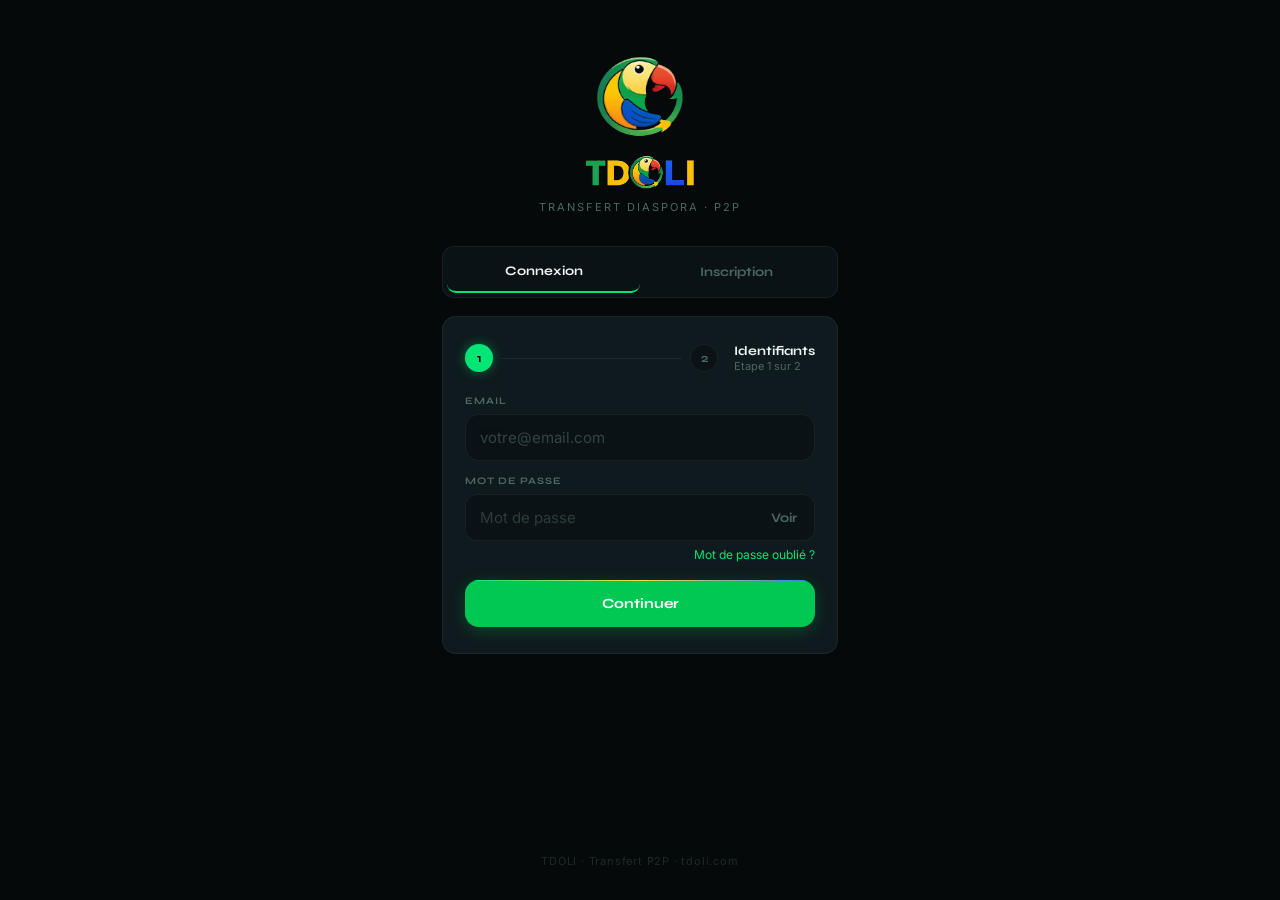
<file: tdoli-beneficiaires.html>
<!DOCTYPE html>
<html lang="fr">
<head>
<meta charset="UTF-8">
<meta name="viewport" content="width=device-width, initial-scale=1.0, maximum-scale=1.0, user-scalable=no">
<title>TDOLI — Mes Bénéficiaires</title>
<link href="https://fonts.googleapis.com/css2?family=Syne:wght@700;800&family=Inter:wght@400;500;600;700&display=swap" rel="stylesheet">
<style>
:root{--bg:#05090a;--surface:#0b1215;--card:#0f1a1e;--green:#00e676;--green-dim:#00c853;--green-glow:rgba(0,230,118,0.10);--yellow:#ffd740;--blue:#2979ff;--red:#ff1744;--purple:#8250ff;--text:#ecf4f0;--text-2:#90a8a0;--text-3:#4a6860;--border:rgba(255,255,255,0.06);--border-active:rgba(0,230,118,0.2);--r:12px;}
*{margin:0;padding:0;box-sizing:border-box;-webkit-tap-highlight-color:transparent;}
body{font-family:'Inter',sans-serif;background:var(--bg);color:var(--text);min-height:100vh;padding-bottom:88px;overflow-x:hidden;}
.topbar{position:sticky;top:0;z-index:100;background:rgba(5,9,10,0.96);backdrop-filter:blur(24px);-webkit-backdrop-filter:blur(24px);border-bottom:1px solid var(--border);padding:12px 20px;display:flex;align-items:center;justify-content:space-between;gap:10px;}
.topbar-left{display:flex;align-items:center;flex-shrink:0;}
.back-btn{width:36px;height:36px;border-radius:50%;background:var(--surface);border:1px solid var(--border);color:var(--text-2);font-size:18px;display:flex;align-items:center;justify-content:center;cursor:pointer;flex-shrink:0;text-decoration:none;}
.topbar-center{flex:1;text-align:center;}
.topbar-title{font-family:'Syne',sans-serif;font-size:14px;font-weight:700;color:var(--text-2);}
.topbar-right{flex-shrink:0;}
.btn-add{display:flex;align-items:center;gap:6px;padding:8px 16px;background:var(--green-glow);color:var(--green);border:1px solid var(--border-active);border-radius:20px;font-family:'Syne',sans-serif;font-size:12px;font-weight:700;cursor:pointer;}
.content{padding:16px 20px;max-width:480px;margin:0 auto;}
.section-header{display:flex;align-items:center;justify-content:space-between;margin:16px 0 10px;}
.section-title{font-family:'Syne',sans-serif;font-size:13px;font-weight:700;color:var(--text-2);text-transform:uppercase;letter-spacing:0.8px;}
.benef-list{display:flex;flex-direction:column;gap:8px;margin-bottom:8px;}
.benef-card{background:var(--card);border:1px solid var(--border);border-radius:12px;padding:14px 16px;display:flex;align-items:center;gap:12px;position:relative;overflow:hidden;}
.benef-card.type-moi::before{content:'';position:absolute;left:0;top:0;bottom:0;width:3px;background:var(--blue);}
.benef-card.type-beneficiaire::before{content:'';position:absolute;left:0;top:0;bottom:0;width:3px;background:var(--green);}
.benef-avatar{width:52px;height:52px;border-radius:50%;display:flex;align-items:center;justify-content:center;font-family:'Syne',sans-serif;font-size:14px;font-weight:800;color:#fff;flex-shrink:0;border:1px solid var(--border-active);}
.benef-avatar.type-beneficiaire{background:linear-gradient(135deg,var(--green-dim),#004d2a);}
.benef-avatar.type-moi{background:linear-gradient(135deg,var(--blue),#0d2db3);}
.benef-body{flex:1;min-width:0;}
.benef-name{font-size:14px;font-weight:700;font-family:'Syne',sans-serif;margin-bottom:3px;white-space:nowrap;overflow:hidden;text-overflow:ellipsis;display:flex;align-items:center;gap:6px;}
.benef-detail{font-size:12px;color:var(--text-3);white-space:nowrap;overflow:hidden;text-overflow:ellipsis;}
.benef-method{font-size:9px;font-family:'Syne',sans-serif;font-weight:700;padding:2px 7px;border-radius:8px;flex-shrink:0;}
.m-mobilemoney{background:rgba(0,230,118,0.1);color:var(--green);}
.m-virement{background:rgba(26,79,255,0.1);color:var(--blue);}
.m-paypal{background:rgba(252,209,22,0.1);color:var(--yellow);}
.m-wero{background:rgba(130,80,255,0.1);color:var(--purple);}
.benef-actions{display:flex;gap:6px;flex-shrink:0;align-self:center;}
.btn-icon{width:32px;height:32px;border-radius:50%;border:1px solid var(--border);background:var(--surface);display:flex;align-items:center;justify-content:center;cursor:pointer;font-size:13px;transition:background 0.2s;}
.btn-icon:active{background:var(--card);}
.btn-icon.del{border-color:rgba(255,68,68,0.2);color:var(--red);}
.verif-badge{font-size:9px;font-family:'Syne',sans-serif;font-weight:700;padding:2px 7px;border-radius:8px;flex-shrink:0;white-space:nowrap;}
.verif-approved{background:rgba(0,230,118,0.1);color:var(--green);}
.verif-pending{background:rgba(255,215,64,0.1);color:var(--yellow);}
.verif-rejected{background:rgba(255,23,68,0.1);color:var(--red);}
.verif-none{background:var(--surface);color:var(--text-3);border:1px solid var(--border);}
.btn-icon.verify{border-color:rgba(255,215,64,0.25);color:var(--yellow);font-size:15px;}
.empty-state{text-align:center;padding:32px 20px;color:var(--text-3);font-size:13px;line-height:1.6;background:var(--surface);border:1px dashed var(--border);border-radius:12px;}
.empty-icon{font-size:32px;margin-bottom:10px;}
.loading-wrap{display:flex;justify-content:center;padding:30px;}
.loader{width:24px;height:24px;position:relative;}
.loader::before,.loader::after{content:'';position:absolute;inset:0;border-radius:50%;border:2px solid transparent;animation:spin 1s linear infinite;}
.loader::before{border-top-color:var(--green);}.loader::after{border-bottom-color:var(--blue);animation-duration:1.5s;animation-direction:reverse;}
@keyframes spin{to{transform:rotate(360deg);}}
/* Overlay & Sheet */
.overlay{position:fixed;inset:0;z-index:300;background:rgba(0,0,0,0.7);backdrop-filter:blur(8px);display:none;align-items:flex-end;}
.overlay.open{display:flex;}
.sheet{background:var(--card);border:1px solid var(--border);border-top:1px solid var(--border-active);border-radius:22px 22px 0 0;padding:0 22px 48px;width:100%;max-width:480px;margin:0 auto;animation:slideUp 0.35s cubic-bezier(0.19,1,0.22,1);max-height:92vh;overflow-y:auto;}
@keyframes slideUp{from{transform:translateY(100%);opacity:0;}to{transform:translateY(0);opacity:1;}}
.sheet-handle-row{padding:14px 0 16px;display:flex;justify-content:center;position:sticky;top:0;background:var(--card);z-index:1;}
.sheet-handle{width:34px;height:3px;border-radius:2px;background:var(--border);}
.sheet-title{font-family:'Syne',sans-serif;font-size:18px;font-weight:800;margin-bottom:18px;}
/* Type toggle */
.type-toggle{display:flex;gap:8px;margin-bottom:18px;}
.type-btn{flex:1;padding:11px;border-radius:10px;background:var(--surface);border:1px solid var(--border);font-family:'Syne',sans-serif;font-size:12px;font-weight:700;color:var(--text-3);cursor:pointer;text-align:center;transition:all 0.2s;}
.type-btn.active-benef{background:var(--green-glow);border-color:var(--border-active);color:var(--green);}
.type-btn.active-moi{background:rgba(26,79,255,0.1);border-color:rgba(26,79,255,0.3);color:var(--blue);}
/* Method tabs */
.method-tabs{display:flex;gap:6px;margin-bottom:16px;flex-wrap:wrap;}
.method-tab{padding:7px 12px;background:var(--surface);border:1px solid var(--border);border-radius:20px;font-family:'Syne',sans-serif;font-size:11px;font-weight:700;color:var(--text-3);cursor:pointer;transition:all 0.2s;white-space:nowrap;}
.method-tab.active{background:var(--green-glow);border-color:var(--border-active);color:var(--green);}
.method-fields{display:none;}.method-fields.show{display:block;}
/* Form */
.form-group{margin-bottom:14px;}
.form-label{display:block;font-size:11px;font-weight:500;color:var(--text-3);margin-bottom:7px;letter-spacing:1px;text-transform:uppercase;}
.form-input,.form-select{width:100%;padding:13px 14px;background:var(--surface);border:1px solid var(--border);border-radius:12px;color:var(--text);font-family:'Inter',sans-serif;font-size:15px;-webkit-appearance:none;transition:all 0.2s;}
.form-input:focus,.form-select:focus{outline:none;border-color:var(--green);box-shadow:0 0 0 3px var(--green-glow);}
.form-input::placeholder{color:var(--text-3);opacity:0.6;}
.btn-primary{width:100%;padding:15px;background:var(--green-dim);color:#fff;border:none;border-radius:var(--r);font-family:'Syne',sans-serif;font-size:14px;font-weight:700;cursor:pointer;position:relative;overflow:hidden;margin-top:4px;}
.btn-primary::after{content:'';position:absolute;top:0;left:0;right:0;height:1px;background:linear-gradient(90deg,var(--green),var(--yellow),var(--blue));}
.btn-primary:disabled{opacity:0.4;cursor:not-allowed;}
.btn-cancel{width:100%;padding:13px;background:transparent;color:var(--text-3);border:1px solid var(--border);border-radius:13px;font-family:'Syne',sans-serif;font-size:13px;font-weight:600;cursor:pointer;margin-top:8px;}
.msg{display:none;padding:11px 14px;border-radius:10px;font-size:13px;margin-top:12px;}
.msg.error{background:rgba(255,68,68,0.08);border:1px solid rgba(255,68,68,0.2);color:#ff6b6b;}
.msg.show{display:block;}
.spinner{display:inline-block;width:14px;height:14px;border:2px solid rgba(255,255,255,0.3);border-top-color:#fff;border-radius:50%;animation:spin 0.5s linear infinite;vertical-align:middle;margin-right:6px;}
.toast{position:fixed;bottom:30px;left:50%;transform:translateX(-50%) translateY(8px);color:#fff;font-family:'Syne',sans-serif;font-size:13px;font-weight:700;padding:11px 22px;border-radius:30px;z-index:500;opacity:0;pointer-events:none;transition:all 0.25s;box-shadow:0 4px 20px rgba(0,0,0,0.5);}
.toast.show{opacity:1;transform:translateX(-50%) translateY(0);}

/* UX Fluidité globale */

/* Skeleton loader */
.skeleton{background:linear-gradient(90deg,var(--surface) 25%,var(--card) 50%,var(--surface) 75%);background-size:200% 100%;animation:skeleton-shimmer 1.4s infinite;}
@keyframes skeleton-shimmer{0%{background-position:200% 0;}100%{background-position:-200% 0;}}
.skeleton-line{height:12px;border-radius:6px;margin-bottom:8px;}
.skeleton-line.short{width:60%;}
.skeleton-line.medium{width:80%;}
.skeleton-card{background:var(--card);border:1px solid var(--border);border-radius:var(--r);padding:16px 18px;margin-bottom:8px;}

/* Pull to refresh */
.ptr-indicator{text-align:center;padding:12px;font-size:12px;color:var(--text-3);font-family:'Syne',sans-serif;font-weight:700;letter-spacing:0.5px;height:0;overflow:hidden;transition:height 0.2s;}
.ptr-indicator.active{height:40px;}

/* Transitions de pages */
.page-enter{animation:pageEnter 0.2s ease-out;}
@keyframes pageEnter{from{opacity:0;}to{opacity:1;}}

/* Feedback copier */
.copy-feedback{position:fixed;bottom:100px;left:50%;transform:translateX(-50%);background:var(--green-dim);color:#fff;font-family:'Syne',sans-serif;font-size:12px;font-weight:700;padding:8px 20px;border-radius:20px;opacity:0;pointer-events:none;transition:opacity 0.2s;z-index:999;}
.copy-feedback.show{opacity:1;}

/* Swipe sheet */
.sheet{touch-action:pan-y;}

/* Boutons actifs feedback haptique */
.btn-primary:active,.btn-cancel:active,.annonce-item:active,.deal-item:active{transform:scale(0.97);}

/* Progress bar deal */
.deal-progress{height:3px;background:var(--border);border-radius:2px;margin-bottom:16px;overflow:hidden;}
.deal-progress-fill{height:100%;border-radius:2px;background:var(--green);transition:width 0.4s ease;}

/* Compte à rebours timer */
.timer-countdown{font-family:'Syne',sans-serif;font-size:12px;font-weight:700;color:var(--yellow);}
.timer-countdown.urgent{color:var(--red);animation:blink 1s ease infinite;}

/* Input focus amélioré */
.form-input:focus,.form-select:focus{outline:none;border-color:var(--green);box-shadow:0 0 0 3px var(--green-glow);}

/* Scroll auto dans le chat */
.messages-area{scroll-behavior:smooth;}

/* Indicateur de chargement inline */
.inline-loader{display:inline-block;width:12px;height:12px;border:2px solid rgba(255,255,255,0.2);border-top-color:#fff;border-radius:50%;animation:spin 0.5s linear infinite;vertical-align:middle;margin-right:6px;}</style>
<link rel="manifest" href="/manifest.json">
<script>if('serviceWorker' in navigator){window.addEventListener('load',()=>{navigator.serviceWorker.register('/service-worker.js').catch(()=>{});});}</script>
<link rel="stylesheet" href="/tdoli-theme.css">
</head>
<body>

<input type="file" id="verifDocInput" accept="image/*,.pdf" style="display:none;" onchange="if(this.files[0]) submitVerifDoc(this.files[0])">

<div class="topbar">
 <div class="topbar-left"><a onclick="history.back()" href="javascript:void(0)" class="back-btn" aria-label="Retour">←</a></div>
 <div class="topbar-center"><span class="topbar-title">Mes Bénéficiaires</span></div>
 <div class="topbar-right"><button class="btn-add" onclick="openSheet()">+ Ajouter</button></div>
</div>

<div class="content">
 <!-- MOI -->
 <div class="section-header">
 <div class="section-title"> Moi — Mes coordonnées</div>
 </div>
 <div id="listMoi"><div class="loading-wrap"><div class="loader"></div></div></div>

 <!-- BENEFICIAIRES -->
 <div class="section-header">
 <div class="section-title"> Mes bénéficiaires</div>
 </div>
 <div id="listBenef"><div class="loading-wrap"><div class="loader"></div></div></div>
</div>

<!-- Sheet formulaire -->
<div class="overlay" id="formOverlay" onclick="closeOnOverlay(event,'formOverlay')">
 <div class="sheet">
 <div class="sheet-handle-row"><div class="sheet-handle"></div></div>
 <div class="sheet-title" id="formTitle">Nouveau bénéficiaire</div>

 <!-- Type -->
 <div class="type-toggle">
 <div class="type-btn active-benef" id="typeBtn-benef" onclick="setType('beneficiaire')"> Bénéficiaire</div>
 <div class="type-btn" id="typeBtn-moi" onclick="setType('moi')"> Moi</div>
 </div>

 <!-- Nom -->
 <div class="form-group">
 <label class="form-label" id="nomLabel">Nom du bénéficiaire</label>
 <input class="form-input" type="text" id="f-nom" placeholder="Ex: Maman, Jean Dupont…">
 </div>

 <!-- Pays -->
 <div class="form-group">
 <label class="form-label">Pays</label>
 <select class="form-select" id="f-pays">
 <option value="">Sélectionner…</option>
 <option value="Gabon">🇬🇦 Gabon</option>
 <option value="France">🇫🇷 France</option>
 <option value="Burkina Faso">🇧🇫 Burkina Faso</option>
 <option value="Belgique">🇧🇪 Belgique</option>
 <option value="Suisse">🇨🇭 Suisse</option>
 <option value="Canada">🇨🇦 Canada</option>
 <option value="Etats-Unis">🇺🇸 États-Unis</option>
 </select>
 </div>

 <!-- Méthode -->
 <div class="form-group">
 <label class="form-label">Méthode de paiement</label>
 <div class="method-tabs">
 <div class="method-tab active" data-method="mobilemoney" onclick="setMethod('mobilemoney',this)"> Mobile Money</div>
 <div class="method-tab" data-method="virement" onclick="setMethod('virement',this)"> Virement</div>
 <div class="method-tab" data-method="paypal" onclick="setMethod('paypal',this)"> PayPal</div>
 <div class="method-tab" data-method="wero" onclick="setMethod('wero',this)"> Wero</div>
 <div class="method-tab" data-method="especes" onclick="setMethod('especes',this)"> Espèces</div>
 </div>
 </div>

 <!-- Mobile Money -->
 <div class="method-fields show" id="ff-mobilemoney">
 <div class="form-group">
 <label class="form-label">Numéro Mobile Money</label>
 <input class="form-input" type="tel" id="f-mm-phone" placeholder="+241 06 00 00 00" inputmode="tel">
 </div>
 <div class="form-group">
 <label class="form-label">Opérateur</label>
 <select class="form-select" id="f-mm-operateur">
 <option value="">Sélectionner…</option>
 <option value="Airtel Money">Airtel Money</option>
 <option value="Moov Money">Moov Money</option>
 <option value="Orange Money">Orange Money</option>
 </select>
 </div>
 </div>

 <!-- Virement -->
 <div class="method-fields" id="ff-virement">
 <div class="form-group">
 <label class="form-label">IBAN</label>
 <input class="form-input" type="text" id="f-iban" placeholder="FR76 3000 6000 0112 3456 7890 189">
 </div>
 <div class="form-group">
 <label class="form-label">Banque</label>
 <input class="form-input" type="text" id="f-banque" placeholder="BNP, Société Générale…">
 </div>
 </div>

 <!-- PayPal -->
 <div class="method-fields" id="ff-paypal">
 <div class="form-group">
 <label class="form-label">Email PayPal</label>
 <input class="form-input" type="email" id="f-paypal" placeholder="ton@email.com">
 </div>
 </div>

 <!-- Wero -->
 <div class="method-fields" id="ff-wero">
 <div class="form-group">
 <label class="form-label">Numéro de téléphone Wero</label>
 <input class="form-input" type="tel" id="f-wero" placeholder="+33 6 12 34 56 78" inputmode="tel">
 </div>
 </div>

 <!-- Espèces -->
 <div class="method-fields" id="ff-especes">
 <div class="form-group">
 <label class="form-label">Ville de remise</label>
 <input class="form-input" type="text" id="f-ville" placeholder="Ex: Paris 11e, Libreville centre…">
 </div>
 </div>

 <!-- Note -->
 <div class="form-group">
 <label class="form-label">Note (optionnel)</label>
 <input class="form-input" type="text" id="f-note" placeholder="Ex: Disponible en semaine, quartier Montparnasse">
 </div>

 <button class="btn-primary" id="btn-save" onclick="saveBenef()">Enregistrer</button>
 <button class="btn-cancel" onclick="closeSheet('formOverlay')">Annuler</button>
 <div class="msg error" id="msg-form"></div>
 </div>
</div>

<div class="toast" id="toast"></div>

<script>
const API = 'https://tdoli-backend.onrender.com';
const token = localStorage.getItem('tdoli_token');
if (!token) window.location.replace('/tdoli-auth.html');

let allBenef = [];
let editingId = null;
let currentType = 'beneficiaire';
let currentMethod = 'mobilemoney';

// Helpers 
async function safeJson(res) {
 const text = await res.text();
 try { return { ok: res.ok, status: res.status, data: JSON.parse(text) }; }
 catch(e) { return { ok: false, status: res.status, data: { message: text.substring(0,100) } }; }
}

function showToast(msg, color) {
 const t = document.getElementById('toast');
 t.textContent = msg; t.style.background = color || 'var(--green-dim)';
 t.classList.add('show'); setTimeout(() => t.classList.remove('show'), 3000);
}

function showError(msg) {
 const el = document.getElementById('msg-form');
 el.textContent = msg; el.classList.add('show');
}

function closeSheet(id) { document.getElementById(id).classList.remove('open'); }
function closeOnOverlay(e, id) { if(e.target === document.getElementById(id)) closeSheet(id); }

function getMethodLabel(m) {
 const labels = { mobilemoney: ' Mobile Money', virement: ' Virement', paypal: ' PayPal', wero: ' Wero', especes: ' Espèces' };
 return labels[m] || m;
}

function getBenefDetail(b) {
 if (b.methode === 'mobilemoney') return (b.phone || '') + (b.operateur ? ' · ' + b.operateur : '');
 if (b.methode === 'virement') return (b.iban ? b.iban.substring(0,16) + '…' : '') + (b.banque ? ' · ' + b.banque : '');
 if (b.methode === 'paypal') return b.paypal || '';
 if (b.methode === 'wero') return b.wero || '';
 if (b.methode === 'especes') return b.note || 'Remise en main propre';
 return '';
}

function getInitials(name) {
 const p = (name||'?').trim().split(' ').filter(x => x.length > 0);
 return p.length >= 2 ? (p[0][0] + p[p.length-1][0]).toUpperCase() : (name||'??').substring(0, 2).toUpperCase();
}

// Rendu 
function getVerifLabel(status) {
 const labels = { approved: '✓ Vérifié', pending: 'En attente', rejected: 'Rejeté', none: 'Non vérifié' };
 return labels[status || 'none'];
}

function renderCard(b) {
 const ini = getInitials(b.nom);
 const detail = getBenefDetail(b);
 const pays = b.pays ? ' · ' + b.pays : '';
 const isMoi = b.type === 'moi';
 const verifStatus = b.verifStatus || 'none';
 const verifBadge = isMoi
  ? `<span class="verif-badge verif-${verifStatus}" title="${verifStatus === 'rejected' && b.verifRejectedReason ? b.verifRejectedReason.replace(/"/g,'') : ''}">${getVerifLabel(verifStatus)}</span>`
  : '';
 const verifAction = isMoi && (verifStatus === 'none' || verifStatus === 'rejected')
  ? `<div class="btn-icon verify" onclick="triggerVerif('${b._id}')" title="Faire vérifier ce compte">📎</div>`
  : '';
 return `
 <div class="benef-card type-${b.type}">
 <div class="benef-avatar type-${b.type}">${ini}</div>
 <div class="benef-body">
 <div class="benef-name">${b.nom} <span class="benef-method m-${b.methode}">${getMethodLabel(b.methode)}</span>${verifBadge}</div>
 <div class="benef-detail">${detail}${pays}</div>
 </div>
 <div class="benef-actions">
 ${verifAction}
 <div class="btn-icon" onclick="editBenef('${b._id}')"></div>
 <div class="btn-icon del" onclick="deleteBenef('${b._id}', '${b.nom.replace(/'/g, "\\'")}')"></div>
 </div>
 </div>`;
}

function renderLists() {
 const moi = allBenef.filter(b => b.type === 'moi');
 const benef = allBenef.filter(b => b.type === 'beneficiaire');

 document.getElementById('listMoi').innerHTML = moi.length > 0
 ? '<div class="benef-list">' + moi.map(renderCard).join('') + '</div>'
 : '<div class="empty-state"><div class="empty-icon"></div>Ajoute tes coordonnées pour recevoir des paiements</div>';

 document.getElementById('listBenef').innerHTML = benef.length > 0
 ? '<div class="benef-list">' + benef.map(renderCard).join('') + '</div>'
 : '<div class="empty-state"><div class="empty-icon"></div>Aucun bénéficiaire enregistré</div>';
}

// Chargement 
async function loadBenef() {
 try {
 const r = await safeJson(await fetch(API + '/beneficiaires', {
 headers: { 'Authorization': 'Bearer ' + token }
 }));
 if (r.ok && Array.isArray(r.data)) {
 allBenef = r.data;
 } else {
 allBenef = [];
 }
 } catch(e) {
 allBenef = [];
 }
 renderLists();
}

// Sheet 
function setType(type) {
 currentType = type;
 const btnBenef = document.getElementById('typeBtn-benef');
 const btnMoi = document.getElementById('typeBtn-moi');
 btnBenef.className = 'type-btn' + (type === 'beneficiaire' ? ' active-benef' : '');
 btnMoi.className = 'type-btn' + (type === 'moi' ? ' active-moi' : '');
 document.getElementById('nomLabel').textContent = type === 'moi' ? 'Mon nom complet' : 'Nom du bénéficiaire';
}

function setMethod(method, el) {
 currentMethod = method;
 document.querySelectorAll('.method-tab').forEach(t => t.classList.remove('active'));
 el.classList.add('active');
 document.querySelectorAll('.method-fields').forEach(f => f.classList.remove('show'));
 document.getElementById('ff-' + method).classList.add('show');
}

function resetForm() {
 editingId = null;
 currentType = 'beneficiaire';
 currentMethod = 'mobilemoney';
 document.getElementById('formTitle').textContent = 'Nouveau bénéficiaire';
 setType('beneficiaire');
 // Reset fields
 ['f-nom','f-mm-phone','f-iban','f-banque','f-paypal','f-wero','f-ville','f-note'].forEach(id => {
 const el = document.getElementById(id);
 if (el) el.value = '';
 });
 document.getElementById('f-pays').value = '';
 document.getElementById('f-mm-operateur').value = '';
 // Reset method tabs
 document.querySelectorAll('.method-tab').forEach((t, i) => t.classList.toggle('active', i === 0));
 document.querySelectorAll('.method-fields').forEach((f, i) => f.classList.toggle('show', i === 0));
 // Reset msg
 const msg = document.getElementById('msg-form');
 msg.className = 'msg error'; msg.textContent = '';
 const btn = document.getElementById('btn-save');
 btn.disabled = false; btn.textContent = 'Enregistrer';
}

function openSheet() {
 resetForm();
 document.getElementById('formOverlay').classList.add('open');
}

function editBenef(id) {
 const b = allBenef.find(x => x._id === id);
 if (!b) return;
 resetForm();
 editingId = id;
 document.getElementById('formTitle').textContent = 'Modifier';
 setType(b.type || 'beneficiaire');
 document.getElementById('f-nom').value = b.nom || '';
 document.getElementById('f-pays').value = b.pays || '';
 document.getElementById('f-note').value = b.note || '';

 // Activer le bon onglet méthode
 const tab = document.querySelector(`.method-tab[data-method="${b.methode}"]`);
 if (tab) setMethod(b.methode, tab);

 if (b.methode === 'mobilemoney') {
 document.getElementById('f-mm-phone').value = b.phone || '';
 document.getElementById('f-mm-operateur').value = b.operateur || '';
 } else if (b.methode === 'virement') {
 document.getElementById('f-iban').value = b.iban || '';
 document.getElementById('f-banque').value = b.banque || '';
 } else if (b.methode === 'paypal') {
 document.getElementById('f-paypal').value = b.paypal || '';
 } else if (b.methode === 'wero') {
 document.getElementById('f-wero').value = b.wero || '';
 } else if (b.methode === 'especes') {
 document.getElementById('f-ville').value = b.note || '';
 }

 document.getElementById('formOverlay').classList.add('open');
}

async function saveBenef() {
 const nom = document.getElementById('f-nom').value.trim();
 if (!nom) { showError('Le nom est requis'); return; }

 // Construire payload selon méthode
 const payload = {
 type: currentType,
 nom: nom,
 methode: currentMethod,
 pays: document.getElementById('f-pays').value || '',
 note: document.getElementById('f-note').value.trim() || '',
 };

 if (currentMethod === 'mobilemoney') {
 payload.phone = document.getElementById('f-mm-phone').value.trim();
 payload.operateur = document.getElementById('f-mm-operateur').value;
 if (!payload.phone) { showError('Numéro Mobile Money requis'); return; }
 } else if (currentMethod === 'virement') {
 payload.iban = document.getElementById('f-iban').value.trim();
 payload.banque = document.getElementById('f-banque').value.trim();
 if (!payload.iban) { showError('IBAN requis'); return; }
 } else if (currentMethod === 'paypal') {
 payload.paypal = document.getElementById('f-paypal').value.trim();
 if (!payload.paypal) { showError('Email PayPal requis'); return; }
 } else if (currentMethod === 'wero') {
 payload.wero = document.getElementById('f-wero').value.trim();
 if (!payload.wero) { showError('Numéro Wero requis'); return; }
 } else if (currentMethod === 'especes') {
 payload.note = document.getElementById('f-ville').value.trim();
 }

 const btn = document.getElementById('btn-save');
 btn.disabled = true;
 btn.innerHTML = '<span class="spinner"></span>Enregistrement…';

 try {
 const url = editingId ? API + '/beneficiaires/' + editingId : API + '/beneficiaires';
 const method = editingId ? 'PUT' : 'POST';

 const r = await safeJson(await fetch(url, {
 method: method,
 headers: {
 'Content-Type': 'application/json',
 'Authorization': 'Bearer ' + token
 },
 body: JSON.stringify(payload)
 }));

 if (r.ok) {
 closeSheet('formOverlay');
 showToast(editingId ? 'Modifié ' : 'Ajouté ');
 await loadBenef();
 } else {
 showError((r.data && r.data.message) || 'Erreur lors de l\'enregistrement');
 }
 } catch(e) {
 showError('Erreur réseau: ' + e.message);
 }

 btn.disabled = false;
 btn.textContent = 'Enregistrer';
}

async function deleteBenef(id, nom) {
 if (!confirm('Supprimer "' + nom + '" ?')) return;
 try {
 const r = await safeJson(await fetch(API + '/beneficiaires/' + id, {
 method: 'DELETE',
 headers: { 'Authorization': 'Bearer ' + token }
 }));
 if (r.ok) { showToast('Supprimé'); loadBenef(); }
 else showToast('Erreur suppression', '#ff1744');
 } catch(e) { showToast('Erreur réseau', '#ff1744'); }
}

let verifTargetId = null;
function triggerVerif(id) {
 verifTargetId = id;
 document.getElementById('verifDocInput').click();
}

async function submitVerifDoc(file) {
 if (!verifTargetId) return;
 const id = verifTargetId;
 verifTargetId = null;
 document.getElementById('verifDocInput').value = '';
 showToast('Envoi du document…', '#ffd740');
 try {
  const formData = new FormData();
  formData.append('document', file);
  const r = await safeJson(await fetch(API + '/beneficiaires/' + id + '/verify', {
   method: 'POST',
   headers: { 'Authorization': 'Bearer ' + token },
   body: formData
  }));
  if (r.ok) { showToast('Document envoyé — en cours de vérification', '#ffd740'); await loadBenef(); }
  else showToast((r.data && r.data.message) || 'Erreur lors de l\'envoi', '#ff1744');
 } catch(e) { showToast('Erreur réseau', '#ff1744'); }
}

// Démarrage
loadBenef();

// UX Fluidité 

// 1. Animation entrée de page
document.body.classList.add('page-enter');

// 2. Pull-to-refresh sur les pages avec feed/liste
(function initPullToRefresh() {
 let startY = 0, pulling = false;
 const MIN_PULL = 80;
 const indicator = document.createElement('div');
 indicator.className = 'ptr-indicator';
 indicator.textContent = 'Relâcher pour actualiser';
 const firstChild = document.querySelector('.content, .deals-list, .conv-list, .main-content');
 if (!firstChild) return;
 firstChild.parentNode.insertBefore(indicator, firstChild);

 document.addEventListener('touchstart', e => {
 if (window.scrollY === 0) { startY = e.touches[0].pageY; pulling = true; }
 }, { passive: true });
 document.addEventListener('touchmove', e => {
 if (!pulling) return;
 const dist = e.touches[0].pageY - startY;
 if (dist > 40) { indicator.classList.add('active'); indicator.textContent = dist > MIN_PULL ? 'Relâcher pour actualiser' : 'Tirer pour actualiser'; }
 }, { passive: true });
 document.addEventListener('touchend', e => {
 if (!pulling) return;
 pulling = false;
 const dist = e.changedTouches[0].pageY - startY;
 indicator.classList.remove('active');
 if (dist > MIN_PULL) {
 indicator.classList.add('active');
 indicator.textContent = 'Actualisation...';
 setTimeout(() => { window.location.reload(); }, 500);
 }
 });
})();

// 3. Swipe bas pour fermer les sheets
(function initSwipeSheet() {
 document.querySelectorAll('.sheet').forEach(sheet => {
 let startY = 0;
 sheet.addEventListener('touchstart', e => { startY = e.touches[0].pageY; }, { passive: true });
 sheet.addEventListener('touchend', e => {
 const dist = e.changedTouches[0].pageY - startY;
 if (dist > 80) {
 const overlay = sheet.closest('.overlay');
 if (overlay) overlay.classList.remove('open');
 }
 }, { passive: true });
 });
})();

// 4. Feedback copier avec vibration
function copyWithFeedback(text, label) {
 navigator.clipboard.writeText(text).then(() => {
 if (navigator.vibrate) navigator.vibrate(50);
 let el = document.querySelector('.copy-feedback');
 if (!el) { el = document.createElement('div'); el.className = 'copy-feedback'; document.body.appendChild(el); }
 el.textContent = label || 'Copié';
 el.classList.add('show');
 setTimeout(() => el.classList.remove('show'), 1800);
 });
}

// 5. Auto-focus sur le premier input des sheets à l'ouverture
document.querySelectorAll('.overlay').forEach(overlay => {
 const observer = new MutationObserver(() => {
 if (overlay.classList.contains('open')) {
 const input = overlay.querySelector('input:not([type=hidden]), textarea');
 if (input) setTimeout(() => input.focus(), 300);
 }
 });
 observer.observe(overlay, { attributes: true, attributeFilter: ['class'] });
});

</script>


<script src="/tdoli-deals-complete.js" defer></script>

<nav class="bottom-nav">
 <a class="nav-item" href="/tdoli-feed.html">
 <div class="nav-icon"><svg viewBox="0 0 24 24" width="20" height="20"><path d="M3 9l9-7 9 7v11a2 2 0 01-2 2H5a2 2 0 01-2-2z"/><polyline points="9 22 9 12 15 12 15 22"/></svg></div>Feed
 </a>
 <a class="nav-item" href="/tdoli-deals.html">
 <div class="nav-icon-wrap">
 <div class="nav-icon"><svg viewBox="0 0 24 24" width="20" height="20"><polyline points="17 1 21 5 17 9"/><path d="M3 11V9a4 4 0 014-4h14"/><polyline points="7 23 3 19 7 15"/><path d="M21 13v2a4 4 0 01-4 4H3"/></svg></div>
 <div class="deals-badge" id="dealsBadge">!</div>
 </div>Deals
 </a>
 <a class="nav-item" href="/tdoli-messages.html">
 <div class="nav-icon-wrap">
 <div class="nav-icon"><svg viewBox="0 0 24 24" width="20" height="20"><path d="M21 15a2 2 0 01-2 2H7l-4 4V5a2 2 0 012-2h14a2 2 0 012 2z"/></svg></div>
 <div class="nav-badge red" id="msgBadge"></div>
 </div>Messages
 </a>
 <a class="nav-item active" href="/tdoli-profile.html">
 <div class="nav-icon"><svg viewBox="0 0 24 24" width="20" height="20"><path d="M20 21v-2a4 4 0 00-4-4H8a4 4 0 00-4 4v2"/><circle cx="12" cy="7" r="4"/></svg></div>Profil
 </a>
</nav>


<script>
// ── Retour haptique sur tous les boutons ─────────────────────
(function() {
  function triggerHaptic() {
    if (navigator.vibrate) navigator.vibrate(8);
    // iOS (via AudioContext trick si vibrate absent)
  }
  document.addEventListener('pointerdown', function(e) {
    const el = e.target.closest('button, .btn-primary, .btn-cancel, .nav-item, .annonce-item, .conv-item, .deal-card, .settings-item, .filter-chip, .back-btn');
    if (el) triggerHaptic();
  }, { passive: true });
})();
</script>

</body>
</html>
</file>
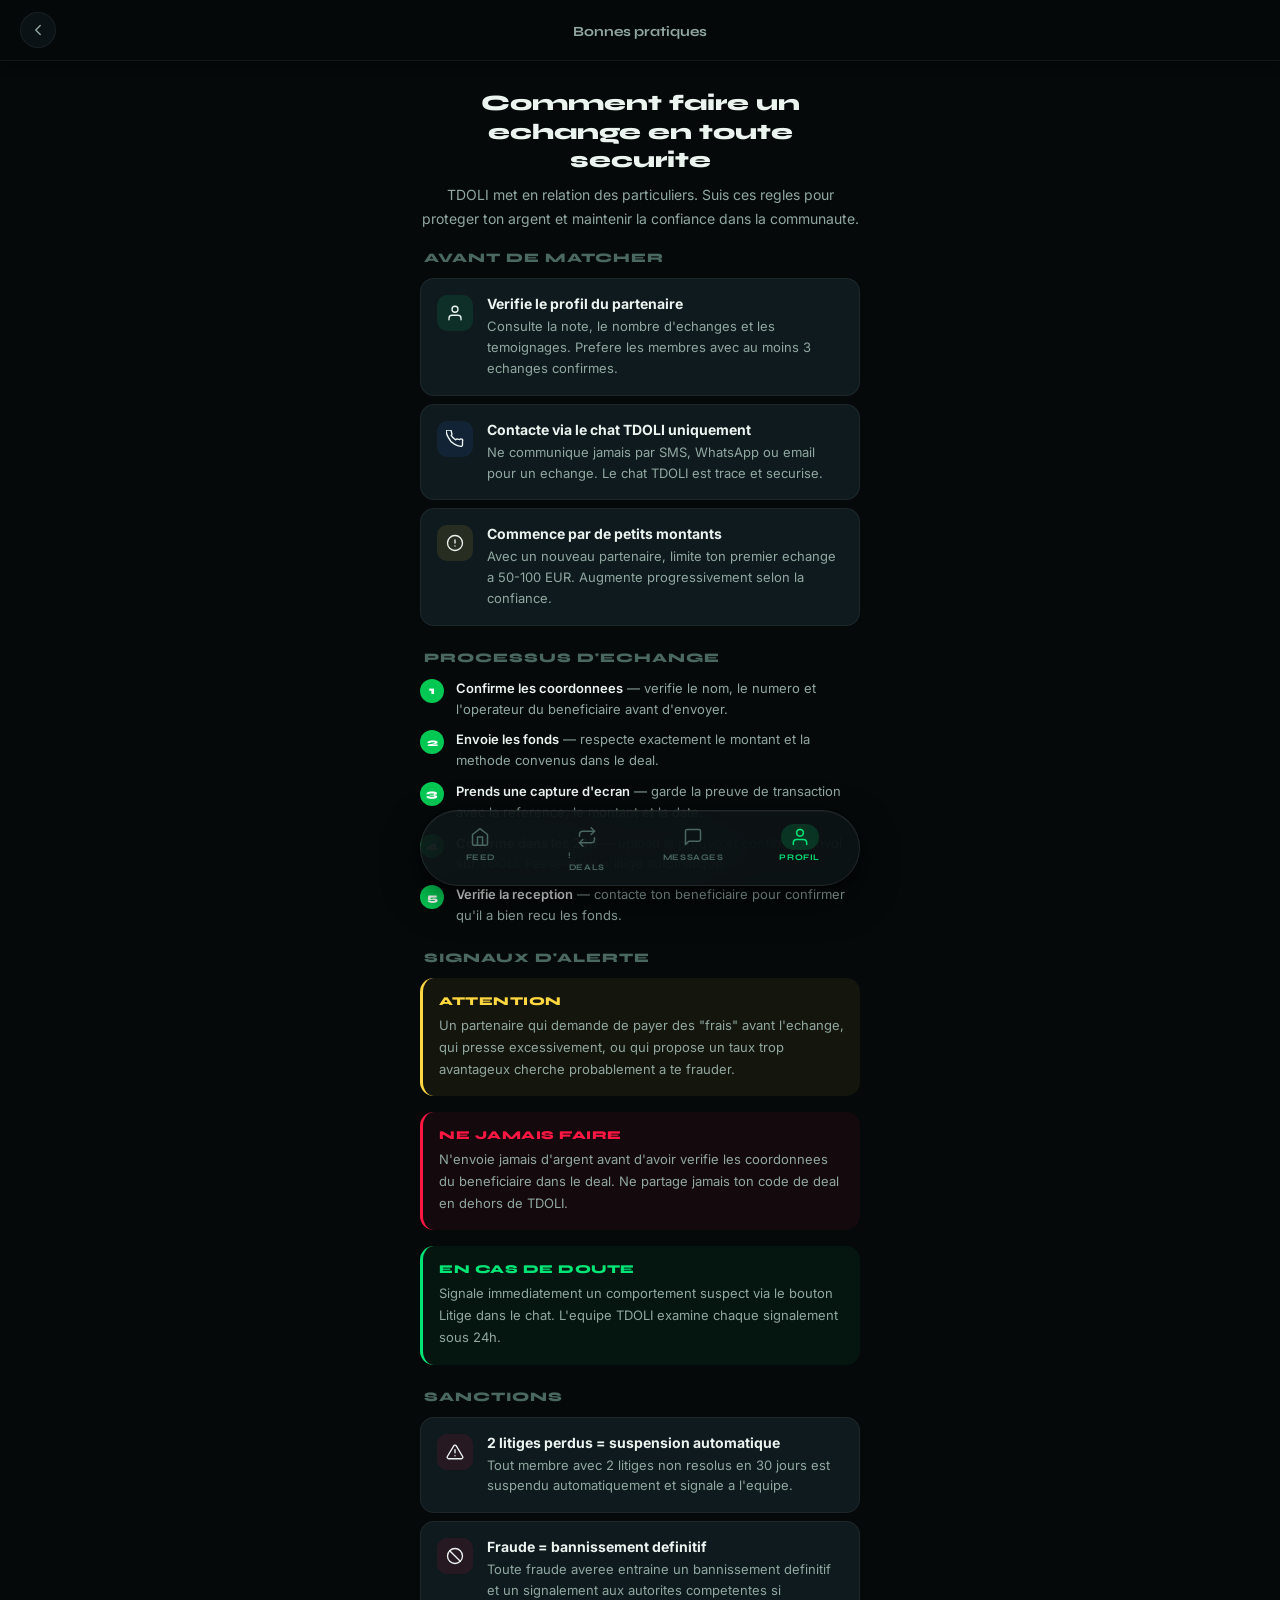
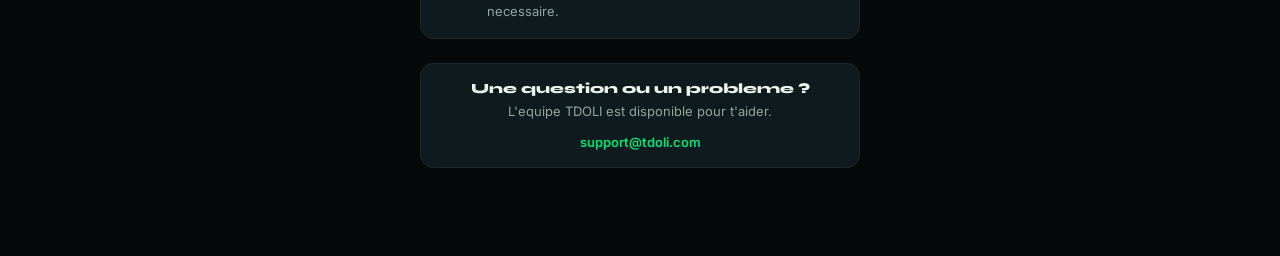
<file: tdoli-bonnes-pratiques.html>
<!DOCTYPE html>
<html lang="fr">
<head>
<meta charset="UTF-8">
<meta name="viewport" content="width=device-width, initial-scale=1.0, maximum-scale=1.0, user-scalable=no">
<title>TDOLI — Bonnes pratiques</title>
<link href="https://fonts.googleapis.com/css2?family=Syne:wght@700;800&family=Inter:wght@400;500;600;700&display=swap" rel="stylesheet">
<style>
:root{
  --bg:#05090a;--surface:#0b1215;--card:#0f1a1e;
  --green:#00e676;--green-dim:#00c853;--green-glow:rgba(0,230,118,0.1);
  --yellow:#ffd740;--blue:#2979ff;--red:#ff1744;
  --text:#ecf4f0;--text-2:#90a8a0;--text-3:#4a6860;
  --border:rgba(255,255,255,0.06);--border-active:rgba(0,230,118,0.22);
  --r:12px;
}
*{margin:0;padding:0;box-sizing:border-box;-webkit-tap-highlight-color:transparent;}
body{font-family:'Inter',sans-serif;background:var(--bg);color:var(--text);min-height:100vh;padding-bottom:88px;}
svg{fill:none;stroke:currentColor;stroke-width:1.8;stroke-linecap:round;stroke-linejoin:round;}

.topbar{position:sticky;top:0;z-index:100;background:rgba(5,9,10,0.97);backdrop-filter:blur(24px);border-bottom:1px solid var(--border);padding:12px 20px;display:flex;align-items:center;justify-content:space-between;gap:10px;}
.topbar-left{display:flex;align-items:center;flex-shrink:0;}
.back-btn{width:36px;height:36px;border-radius:50%;background:var(--surface);border:1px solid var(--border);color:var(--text-2);display:flex;align-items:center;justify-content:center;cursor:pointer;flex-shrink:0;text-decoration:none;transition:all 0.2s;}
.topbar-center{flex:1;text-align:center;}
.topbar-title{font-family:'Syne',sans-serif;font-size:14px;font-weight:700;color:var(--text-2);}
.topbar-right{width:36px;flex-shrink:0;}

.hero{padding:28px 20px 20px;text-align:center;max-width:480px;margin:0 auto;}
.hero-title{font-family:'Syne',sans-serif;font-size:22px;font-weight:800;margin-bottom:8px;line-height:1.3;}
.hero-sub{font-size:14px;color:var(--text-2);line-height:1.7;}

.content{max-width:480px;margin:0 auto;padding:0 20px;}

/* Section */
.section{margin-bottom:24px;}
.section-title{font-family:'Syne',sans-serif;font-size:13px;font-weight:800;color:var(--text-3);text-transform:uppercase;letter-spacing:1px;margin-bottom:12px;padding-left:4px;}

/* Card règle */
.rule-card{background:var(--card);border:1px solid var(--border);border-radius:var(--r);padding:16px;margin-bottom:8px;display:flex;gap:14px;align-items:flex-start;}
.rule-icon{width:36px;height:36px;border-radius:10px;display:flex;align-items:center;justify-content:center;flex-shrink:0;}
.rule-icon.green{background:rgba(0,230,118,0.1);}
.rule-icon.yellow{background:rgba(255,215,64,0.1);}
.rule-icon.red{background:rgba(255,23,68,0.1);}
.rule-icon.blue{background:rgba(41,121,255,0.1);}
.rule-body{flex:1;min-width:0;}
.rule-title{font-size:14px;font-weight:700;margin-bottom:4px;}
.rule-desc{font-size:13px;color:var(--text-2);line-height:1.6;}

/* Card alerte */
.alert-card{border-radius:var(--r);padding:16px;margin-bottom:16px;border-left:3px solid;}
.alert-card.warning{background:rgba(255,215,64,0.06);border-color:var(--yellow);}
.alert-card.danger{background:rgba(255,23,68,0.06);border-color:var(--red);}
.alert-card.info{background:rgba(0,230,118,0.06);border-color:var(--green);}
.alert-title{font-family:'Syne',sans-serif;font-size:12px;font-weight:800;text-transform:uppercase;letter-spacing:0.5px;margin-bottom:6px;}
.alert-card.warning .alert-title{color:var(--yellow);}
.alert-card.danger .alert-title{color:var(--red);}
.alert-card.info .alert-title{color:var(--green);}
.alert-text{font-size:13px;color:var(--text-2);line-height:1.7;}

/* Étapes numérotées */
.steps{margin-bottom:8px;}
.step{display:flex;gap:12px;align-items:flex-start;margin-bottom:10px;}
.step-num{width:24px;height:24px;border-radius:50%;background:var(--green-dim);color:#fff;font-family:'Syne',sans-serif;font-size:11px;font-weight:800;display:flex;align-items:center;justify-content:center;flex-shrink:0;margin-top:1px;}
.step-text{font-size:13px;color:var(--text-2);line-height:1.6;flex:1;}
.step-text strong{color:var(--text);font-weight:600;}

/* Contact */
.contact-card{background:var(--card);border:1px solid var(--border);border-radius:var(--r);padding:16px;text-align:center;margin-top:24px;}
.contact-title{font-family:'Syne',sans-serif;font-size:14px;font-weight:800;margin-bottom:6px;}
.contact-sub{font-size:13px;color:var(--text-2);margin-bottom:12px;}
.contact-email{color:var(--green);font-weight:600;font-size:13px;text-decoration:none;}

.page-enter{animation:pageEnter 0.2s ease-out;}
@keyframes pageEnter{from{opacity:0;}to{opacity:1;}}</style>
<link rel="manifest" href="/manifest.json">
<meta name="theme-color" content="#05090a">
<meta name="apple-mobile-web-app-capable" content="yes">
<link rel="stylesheet" href="/tdoli-theme.css">
</head>
<body class="page-enter">

<div class="topbar">
  <div class="topbar-left">
    <a class="back-btn" onclick="history.back()" href="javascript:void(0)" aria-label="Retour">
      <svg viewBox="0 0 24 24" width="18" height="18"><polyline points="15 18 9 12 15 6"/></svg>
    </a>
  </div>
  <div class="topbar-center"><span class="topbar-title">Bonnes pratiques</span></div>
  <div class="topbar-right"></div>
</div>

<div class="hero">
  <div class="hero-title">Comment faire un echange en toute securite</div>
  <div class="hero-sub">TDOLI met en relation des particuliers. Suis ces regles pour proteger ton argent et maintenir la confiance dans la communaute.</div>
</div>

<div class="content">

  <!-- Avant de matcher -->
  <div class="section">
    <div class="section-title">Avant de matcher</div>

    <div class="rule-card">
      <div class="rule-icon green">
        <svg viewBox="0 0 24 24" width="18" height="18" stroke="var(--green)"><path d="M20 21v-2a4 4 0 00-4-4H8a4 4 0 00-4 4v2"/><circle cx="12" cy="7" r="4"/></svg>
      </div>
      <div class="rule-body">
        <div class="rule-title">Verifie le profil du partenaire</div>
        <div class="rule-desc">Consulte la note, le nombre d'echanges et les temoignages. Prefere les membres avec au moins 3 echanges confirmes.</div>
      </div>
    </div>

    <div class="rule-card">
      <div class="rule-icon blue">
        <svg viewBox="0 0 24 24" width="18" height="18" stroke="var(--blue)"><path d="M22 16.92v3a2 2 0 01-2.18 2 19.79 19.79 0 01-8.63-3.07A19.5 19.5 0 013.07 9.81 19.79 19.79 0 01.13 1.2 2 2 0 012.11 0h3a2 2 0 012 1.72c.127.96.361 1.903.7 2.81a2 2 0 01-.45 2.11L6.91 7.09a16 16 0 006 6l.46-.46a2 2 0 012.11-.45c.907.339 1.85.573 2.81.7A2 2 0 0122 14.92v2z"/></svg>
      </div>
      <div class="rule-body">
        <div class="rule-title">Contacte via le chat TDOLI uniquement</div>
        <div class="rule-desc">Ne communique jamais par SMS, WhatsApp ou email pour un echange. Le chat TDOLI est trace et securise.</div>
      </div>
    </div>

    <div class="rule-card">
      <div class="rule-icon yellow">
        <svg viewBox="0 0 24 24" width="18" height="18" stroke="var(--yellow)"><circle cx="12" cy="12" r="10"/><line x1="12" y1="8" x2="12" y2="12"/><line x1="12" y1="16" x2="12.01" y2="16"/></svg>
      </div>
      <div class="rule-body">
        <div class="rule-title">Commence par de petits montants</div>
        <div class="rule-desc">Avec un nouveau partenaire, limite ton premier echange a 50-100 EUR. Augmente progressivement selon la confiance.</div>
      </div>
    </div>
  </div>

  <!-- Processus d'echange -->
  <div class="section">
    <div class="section-title">Processus d'echange</div>

    <div class="steps">
      <div class="step">
        <div class="step-num">1</div>
        <div class="step-text"><strong>Confirme les coordonnees</strong> — verifie le nom, le numero et l'operateur du beneficiaire avant d'envoyer.</div>
      </div>
      <div class="step">
        <div class="step-num">2</div>
        <div class="step-text"><strong>Envoie les fonds</strong> — respecte exactement le montant et la methode convenus dans le deal.</div>
      </div>
      <div class="step">
        <div class="step-num">3</div>
        <div class="step-text"><strong>Prends une capture d'ecran</strong> — garde la preuve de transaction avec la reference, le montant et la date.</div>
      </div>
      <div class="step">
        <div class="step-num">4</div>
        <div class="step-text"><strong>Confirme dans les 24h</strong> — upload la preuve et confirme l'envoi sur TDOLI. Passe-delai = litige automatique.</div>
      </div>
      <div class="step">
        <div class="step-num">5</div>
        <div class="step-text"><strong>Verifie la reception</strong> — contacte ton beneficiaire pour confirmer qu'il a bien recu les fonds.</div>
      </div>
    </div>
  </div>

  <!-- Alertes -->
  <div class="section">
    <div class="section-title">Signaux d'alerte</div>

    <div class="alert-card warning">
      <div class="alert-title">Attention</div>
      <div class="alert-text">Un partenaire qui demande de payer des "frais" avant l'echange, qui presse excessivement, ou qui propose un taux trop avantageux cherche probablement a te frauder.</div>
    </div>

    <div class="alert-card danger">
      <div class="alert-title">Ne jamais faire</div>
      <div class="alert-text">N'envoie jamais d'argent avant d'avoir verifie les coordonnees du beneficiaire dans le deal. Ne partage jamais ton code de deal en dehors de TDOLI.</div>
    </div>

    <div class="alert-card info">
      <div class="alert-title">En cas de doute</div>
      <div class="alert-text">Signale immediatement un comportement suspect via le bouton Litige dans le chat. L'equipe TDOLI examine chaque signalement sous 24h.</div>
    </div>
  </div>

  <!-- Sanctions -->
  <div class="section">
    <div class="section-title">Sanctions</div>

    <div class="rule-card">
      <div class="rule-icon red">
        <svg viewBox="0 0 24 24" width="18" height="18" stroke="var(--red)"><path d="M10.29 3.86L1.82 18a2 2 0 001.71 3h16.94a2 2 0 001.71-3L13.71 3.86a2 2 0 00-3.42 0z"/><line x1="12" y1="9" x2="12" y2="13"/><line x1="12" y1="17" x2="12.01" y2="17"/></svg>
      </div>
      <div class="rule-body">
        <div class="rule-title">2 litiges perdus = suspension automatique</div>
        <div class="rule-desc">Tout membre avec 2 litiges non resolus en 30 jours est suspendu automatiquement et signale a l'equipe.</div>
      </div>
    </div>

    <div class="rule-card">
      <div class="rule-icon red">
        <svg viewBox="0 0 24 24" width="18" height="18" stroke="var(--red)"><circle cx="12" cy="12" r="10"/><line x1="4.93" y1="4.93" x2="19.07" y2="19.07"/></svg>
      </div>
      <div class="rule-body">
        <div class="rule-title">Fraude = bannissement definitif</div>
        <div class="rule-desc">Toute fraude averee entraine un bannissement definitif et un signalement aux autorites competentes si necessaire.</div>
      </div>
    </div>
  </div>

  <!-- Contact -->
  <div class="contact-card">
    <div class="contact-title">Une question ou un probleme ?</div>
    <div class="contact-sub">L'equipe TDOLI est disponible pour t'aider.</div>
    <a href="mailto:support@tdoli.com" class="contact-email">support@tdoli.com</a>
  </div>

</div>

<script>
document.body.classList.add('page-enter');
</script>

<nav class="bottom-nav">
 <a class="nav-item" href="/tdoli-feed.html">
 <div class="nav-icon"><svg viewBox="0 0 24 24" width="20" height="20"><path d="M3 9l9-7 9 7v11a2 2 0 01-2 2H5a2 2 0 01-2-2z"/><polyline points="9 22 9 12 15 12 15 22"/></svg></div>Feed
 </a>
 <a class="nav-item" href="/tdoli-deals.html">
 <div class="nav-icon-wrap">
 <div class="nav-icon"><svg viewBox="0 0 24 24" width="20" height="20"><polyline points="17 1 21 5 17 9"/><path d="M3 11V9a4 4 0 014-4h14"/><polyline points="7 23 3 19 7 15"/><path d="M21 13v2a4 4 0 01-4 4H3"/></svg></div>
 <div class="deals-badge" id="dealsBadge">!</div>
 </div>Deals
 </a>
 <a class="nav-item" href="/tdoli-messages.html">
 <div class="nav-icon-wrap">
 <div class="nav-icon"><svg viewBox="0 0 24 24" width="20" height="20"><path d="M21 15a2 2 0 01-2 2H7l-4 4V5a2 2 0 012-2h14a2 2 0 012 2z"/></svg></div>
 <div class="nav-badge red" id="msgBadge"></div>
 </div>Messages
 </a>
 <a class="nav-item active" href="/tdoli-profile.html">
 <div class="nav-icon"><svg viewBox="0 0 24 24" width="20" height="20"><path d="M20 21v-2a4 4 0 00-4-4H8a4 4 0 00-4 4v2"/><circle cx="12" cy="7" r="4"/></svg></div>Profil
 </a>
</nav>


<script>
// ── Retour haptique sur tous les boutons ─────────────────────
(function() {
  function triggerHaptic() {
    if (navigator.vibrate) navigator.vibrate(8);
    // iOS (via AudioContext trick si vibrate absent)
  }
  document.addEventListener('pointerdown', function(e) {
    const el = e.target.closest('button, .btn-primary, .btn-cancel, .nav-item, .annonce-item, .conv-item, .deal-card, .settings-item, .filter-chip, .back-btn');
    if (el) triggerHaptic();
  }, { passive: true });
})();
</script>

</body>
</html>
</file>
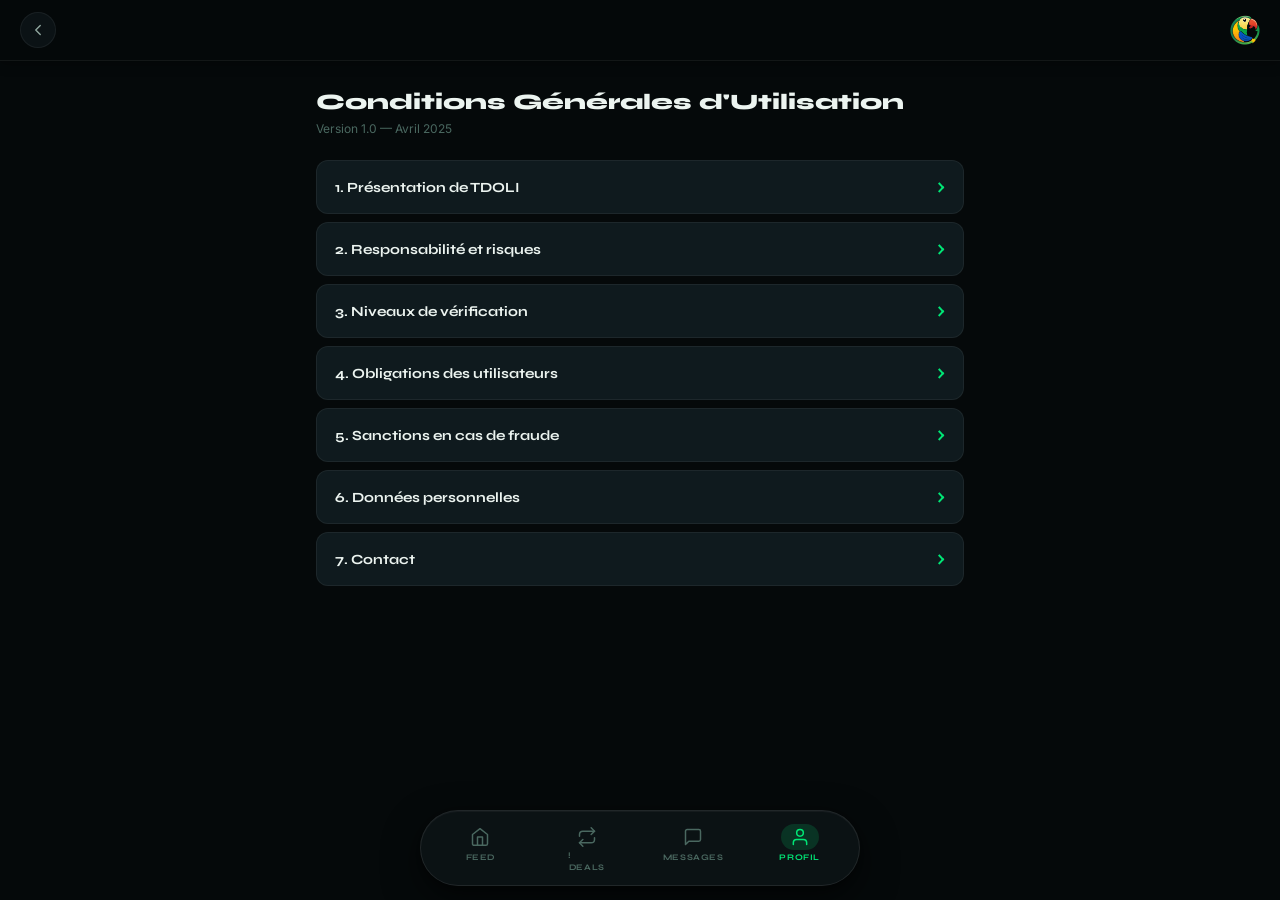
<file: tdoli-cgu.html>
<!DOCTYPE html>
<html lang="fr">
<head>
<meta charset="UTF-8">
<meta name="viewport" content="width=device-width, initial-scale=1.0">
<title>TDOLI — Conditions d'utilisation</title>
<link href="https://fonts.googleapis.com/css2?family=Syne:wght@700;800&family=Inter:wght@400;500;600;700&display=swap" rel="stylesheet">
<style>
:root{--bg:#05090a;--surface:#0b1215;--card:#0f1a1e;--green:#00e676;--yellow:#ffd740;--blue:#2979ff;--text:#ecf4f0;--text-2:#90a8a0;--text-3:#4a6860;--border:rgba(255,255,255,0.06);--border-active:rgba(0,230,118,0.2);}
*{margin:0;padding:0;box-sizing:border-box;}
body{font-family:'Inter',sans-serif;background:var(--bg);color:var(--text);min-height:100vh;padding-bottom:88px;}
svg{fill:none;stroke:currentColor;stroke-width:2;stroke-linecap:round;stroke-linejoin:round;}

/* Topbar */
.topbar{background:rgba(6,13,9,0.95);backdrop-filter:blur(20px);border-bottom:1px solid var(--border);padding:14px 20px;display:flex;align-items:center;gap:14px;position:sticky;top:0;z-index:100;}
.back-btn{width:36px;height:36px;border-radius:50%;background:var(--surface);border:1px solid var(--border);color:var(--text-2);display:flex;align-items:center;justify-content:center;cursor:pointer;flex-shrink:0;text-decoration:none;transition:all 0.2s;}
.topbar-logo img{height:32px;width:auto;display:block;}

/* Content */
.content{max-width:680px;margin:0 auto;padding:28px 16px;}
.page-title{font-family:'Syne',sans-serif;font-size:22px;font-weight:800;margin-bottom:6px;}
.page-date{font-size:12px;color:var(--text-3);margin-bottom:24px;}

/* Accordéon */
.acc-list{display:flex;flex-direction:column;gap:8px;}
.acc-item{background:var(--card);border:1px solid var(--border);border-radius:12px;overflow:hidden;transition:border-color 0.2s;}
.acc-item.open{border-color:var(--border-active);}
.acc-header{
 display:flex;align-items:center;justify-content:space-between;
 padding:16px 18px;cursor:pointer;transition:background 0.15s;
}
.acc-header:active{background:var(--surface);}
.acc-title{font-family:'Syne',sans-serif;font-size:14px;font-weight:700;color:var(--text);flex:1;}
.acc-chevron{
 font-size:20px;color:var(--green);
 transition:transform 0.3s cubic-bezier(0.4,0,0.2,1);
 line-height:1;margin-left:10px;flex-shrink:0;
 font-family:'Syne',sans-serif;font-weight:700;
}
.acc-item.open .acc-chevron{transform:rotate(90deg);}
.acc-body{
 max-height:0;overflow:hidden;
 transition:max-height 0.4s cubic-bezier(0.4,0,0.2,1);
}
.acc-item.open .acc-body{max-height:2000px;}
.acc-body-inner{padding:0 18px 20px;border-top:1px solid var(--border);}

/* Contenu sections */
.acc-body-inner p{font-size:14px;color:var(--text-2);line-height:1.8;margin-top:14px;margin-bottom:0;}
.acc-body-inner ul{padding-left:18px;margin-top:12px;}
.acc-body-inner ul li{font-size:14px;color:var(--text-2);line-height:1.8;margin-bottom:4px;}
.warning-box{background:rgba(252,209,22,0.06);border:1px solid rgba(252,209,22,0.2);border-radius:10px;padding:14px;margin-top:14px;}
.warning-title{font-family:'Syne',sans-serif;font-size:12px;font-weight:700;color:var(--yellow);margin-bottom:6px;}
.warning-text{font-size:13px;color:var(--text-2);line-height:1.6;}
.info-box{background:rgba(0,230,118,0.06);border:1px solid rgba(0,230,118,0.2);border-radius:10px;padding:14px;margin-top:14px;}
.info-title{font-family:'Syne',sans-serif;font-size:12px;font-weight:700;color:var(--green);margin-bottom:6px;}
.info-text{font-size:13px;color:var(--text-2);line-height:1.6;}
.level-table{width:100%;border-collapse:collapse;margin-top:14px;}
.level-table th{font-family:'Syne',sans-serif;font-size:11px;font-weight:700;color:var(--text-3);text-transform:uppercase;padding:10px 10px;text-align:left;border-bottom:1px solid var(--border);}
.level-table td{font-size:13px;color:var(--text-2);padding:10px 10px;border-bottom:1px solid var(--border);}
.level-table tr:last-child td{border-bottom:none;}
.badge-verified{display:inline-block;background:rgba(0,230,118,0.1);color:var(--green);border:1px solid rgba(0,230,118,0.2);font-size:10px;font-weight:700;font-family:'Syne',sans-serif;padding:2px 8px;border-radius:10px;}
.badge-level1{display:inline-block;background:rgba(255,255,255,0.05);color:var(--text-3);border:1px solid var(--border);font-size:10px;font-weight:700;font-family:'Syne',sans-serif;padding:2px 8px;border-radius:10px;}</style>
<link rel="manifest" href="/manifest.json">
<meta name="theme-color" content="#05090a">
<meta name="apple-mobile-web-app-capable" content="yes">
<meta name="apple-mobile-web-app-status-bar-style" content="black-translucent">
<meta name="apple-mobile-web-app-title" content="TDOLI">
<link rel="apple-touch-icon" href="/icons/icon-192x192.png">
<script>if('serviceWorker' in navigator){window.addEventListener('load',()=>{navigator.serviceWorker.register('/service-worker.js').catch(()=>{});});}</script>
<link rel="stylesheet" href="/tdoli-theme.css">
</head>
<body>

<div class="topbar">
 <a class="back-btn" onclick="history.back()" href="javascript:void(0)" aria-label="Retour">
  <svg viewBox="0 0 24 24" width="18" height="18"><polyline points="15 18 9 12 15 6"/></svg>
 </a>
 <div class="topbar-logo"><img src="/TDOLI_APP.png" alt="TDOLI"></div>
</div>

<div class="content">
 <div class="page-title">Conditions Générales d'Utilisation</div>
 <div class="page-date">Version 1.0 — Avril 2025</div>

 <div class="acc-list">

  <!-- 1 -->
  <div class="acc-item">
   <div class="acc-header" onclick="toggleAcc(this)">
    <span class="acc-title">1. Présentation de TDOLI</span>
    <span class="acc-chevron">›</span>
   </div>
   <div class="acc-body"><div class="acc-body-inner">
    <p>TDOLI est une plateforme de mise en relation entre membres de la diaspora africaine souhaitant échanger des devises entre elles (EUR, XAF, USD, CAD) sans transfert transfrontalier d'argent.</p>
    <div class="info-box">
     <div class="info-title">Comment ça marche ?</div>
     <div class="info-text">Deux utilisateurs en diaspora matchent leurs besoins opposés. Chacun envoie des fonds localement à l'autre. Aucun argent ne traverse de frontière. TDOLI facilite uniquement la mise en relation.</div>
    </div>
    <p>TDOLI n'est <strong>pas un établissement de paiement</strong>. TDOLI ne détient, ne reçoit, ni ne transfère aucun fonds. TDOLI est une plateforme de mise en relation entre particuliers.</p>
   </div></div>
  </div>

  <!-- 2 -->
  <div class="acc-item">
   <div class="acc-header" onclick="toggleAcc(this)">
    <span class="acc-title">2. Responsabilité et risques</span>
    <span class="acc-chevron">›</span>
   </div>
   <div class="acc-body"><div class="acc-body-inner">
    <div class="warning-box">
     <div class="warning-title"> Information importante</div>
     <div class="warning-text">TDOLI ne garantit pas l'exécution des transactions entre utilisateurs. En utilisant TDOLI, vous acceptez que les échanges se font entre particuliers sous votre propre responsabilité.</div>
    </div>
    <p>TDOLI met en place des outils pour réduire les risques :</p>
    <ul>
     <li>Système de vérification de compte par SMS</li>
     <li>Obligation de fournir une preuve de paiement avant confirmation</li>
     <li>Système de notation des utilisateurs</li>
     <li>Procédure de gestion des litiges</li>
     <li>Suspension des comptes frauduleux</li>
    </ul>
    <p>Cependant, TDOLI ne peut être tenu responsable en cas de non-exécution d'un échange entre utilisateurs.</p>
   </div></div>
  </div>

  <!-- 3 -->
  <div class="acc-item">
   <div class="acc-header" onclick="toggleAcc(this)">
    <span class="acc-title">3. Niveaux de vérification</span>
    <span class="acc-chevron">›</span>
   </div>
   <div class="acc-body"><div class="acc-body-inner">
    <p>Pour réduire les risques, TDOLI utilise un système de niveaux de confiance :</p>
    <table class="level-table">
     <tr><th>Niveau</th><th>Vérification</th><th>Limite par deal</th></tr>
     <tr><td><span class="badge-level1">Niveau 1</span></td><td>Email uniquement</td><td>300€</td></tr>
     <tr><td><span class="badge-verified">Niveau 2 </span></td><td>Email + Téléphone SMS</td><td>1 000€</td></tr>
     <tr><td><span class="badge-verified">Niveau 3 KYC</span></td><td>Email + Téléphone + Pièce d'identité</td><td>Illimité</td></tr>
    </table>
    <p>Nous recommandons fortement de vérifier votre téléphone et de ne traiter qu'avec des utilisateurs vérifiés.</p>
   </div></div>
  </div>

  <!-- 4 -->
  <div class="acc-item">
   <div class="acc-header" onclick="toggleAcc(this)">
    <span class="acc-title">4. Obligations des utilisateurs</span>
    <span class="acc-chevron">›</span>
   </div>
   <div class="acc-body"><div class="acc-body-inner">
    <p>En utilisant TDOLI, vous vous engagez à :</p>
    <ul>
     <li>Fournir des informations exactes lors de l'inscription</li>
     <li>Ne créer qu'un seul compte par personne</li>
     <li>Exécuter les échanges pour lesquels vous vous êtes engagé</li>
     <li>Fournir des preuves de paiement authentiques</li>
     <li>Ne pas utiliser TDOLI à des fins frauduleuses ou illicites</li>
     <li>Signaler tout comportement suspect via le système de litige</li>
    </ul>
   </div></div>
  </div>

  <!-- 5 -->
  <div class="acc-item">
   <div class="acc-header" onclick="toggleAcc(this)">
    <span class="acc-title">5. Sanctions en cas de fraude</span>
    <span class="acc-chevron">›</span>
   </div>
   <div class="acc-body"><div class="acc-body-inner">
    <p>Tout utilisateur reconnu coupable de fraude fera l'objet de :</p>
    <ul>
     <li>Suspension immédiate et définitive du compte</li>
     <li>Signalement aux autorités compétentes si nécessaire</li>
     <li>Communication de toutes informations aux parties lésées</li>
    </ul>
    <p>Deux litiges perdus en 30 jours entraînent la suspension automatique du compte.</p>
   </div></div>
  </div>

  <!-- 6 -->
  <div class="acc-item">
   <div class="acc-header" onclick="toggleAcc(this)">
    <span class="acc-title">6. Données personnelles</span>
    <span class="acc-chevron">›</span>
   </div>
   <div class="acc-body"><div class="acc-body-inner">
    <p>TDOLI collecte uniquement les données nécessaires au fonctionnement du service : email, numéro de téléphone, pays de résidence. Ces données ne sont jamais vendues à des tiers.</p>
    <p>Conformément au RGPD, vous pouvez demander la suppression de vos données en contactant support@tdoli.com.</p>
   </div></div>
  </div>

  <!-- 7 -->
  <div class="acc-item">
   <div class="acc-header" onclick="toggleAcc(this)">
    <span class="acc-title">7. Contact</span>
    <span class="acc-chevron">›</span>
   </div>
   <div class="acc-body"><div class="acc-body-inner">
    <p>Pour toute question : <strong style="color:var(--green)">support@tdoli.com</strong></p>
    <p>Site web : <strong style="color:var(--green)">tdoli.com</strong></p>
   </div></div>
  </div>

 </div>
</div>

<script>
function toggleAcc(header) {
 const item = header.parentElement;
 item.classList.toggle('open');
}
</script>

<nav class="bottom-nav">
 <a class="nav-item" href="/tdoli-feed.html">
 <div class="nav-icon"><svg viewBox="0 0 24 24" width="20" height="20"><path d="M3 9l9-7 9 7v11a2 2 0 01-2 2H5a2 2 0 01-2-2z"/><polyline points="9 22 9 12 15 12 15 22"/></svg></div>Feed
 </a>
 <a class="nav-item" href="/tdoli-deals.html">
 <div class="nav-icon-wrap">
 <div class="nav-icon"><svg viewBox="0 0 24 24" width="20" height="20"><polyline points="17 1 21 5 17 9"/><path d="M3 11V9a4 4 0 014-4h14"/><polyline points="7 23 3 19 7 15"/><path d="M21 13v2a4 4 0 01-4 4H3"/></svg></div>
 <div class="deals-badge" id="dealsBadge">!</div>
 </div>Deals
 </a>
 <a class="nav-item" href="/tdoli-messages.html">
 <div class="nav-icon-wrap">
 <div class="nav-icon"><svg viewBox="0 0 24 24" width="20" height="20"><path d="M21 15a2 2 0 01-2 2H7l-4 4V5a2 2 0 012-2h14a2 2 0 012 2z"/></svg></div>
 <div class="nav-badge red" id="msgBadge"></div>
 </div>Messages
 </a>
 <a class="nav-item active" href="/tdoli-profile.html">
 <div class="nav-icon"><svg viewBox="0 0 24 24" width="20" height="20"><path d="M20 21v-2a4 4 0 00-4-4H8a4 4 0 00-4 4v2"/><circle cx="12" cy="7" r="4"/></svg></div>Profil
 </a>
</nav>


<script>
// ── Retour haptique sur tous les boutons ─────────────────────
(function() {
  function triggerHaptic() {
    if (navigator.vibrate) navigator.vibrate(8);
    // iOS (via AudioContext trick si vibrate absent)
  }
  document.addEventListener('pointerdown', function(e) {
    const el = e.target.closest('button, .btn-primary, .btn-cancel, .nav-item, .annonce-item, .conv-item, .deal-card, .settings-item, .filter-chip, .back-btn');
    if (el) triggerHaptic();
  }, { passive: true });
})();
</script>

</body>
</html>
</file>
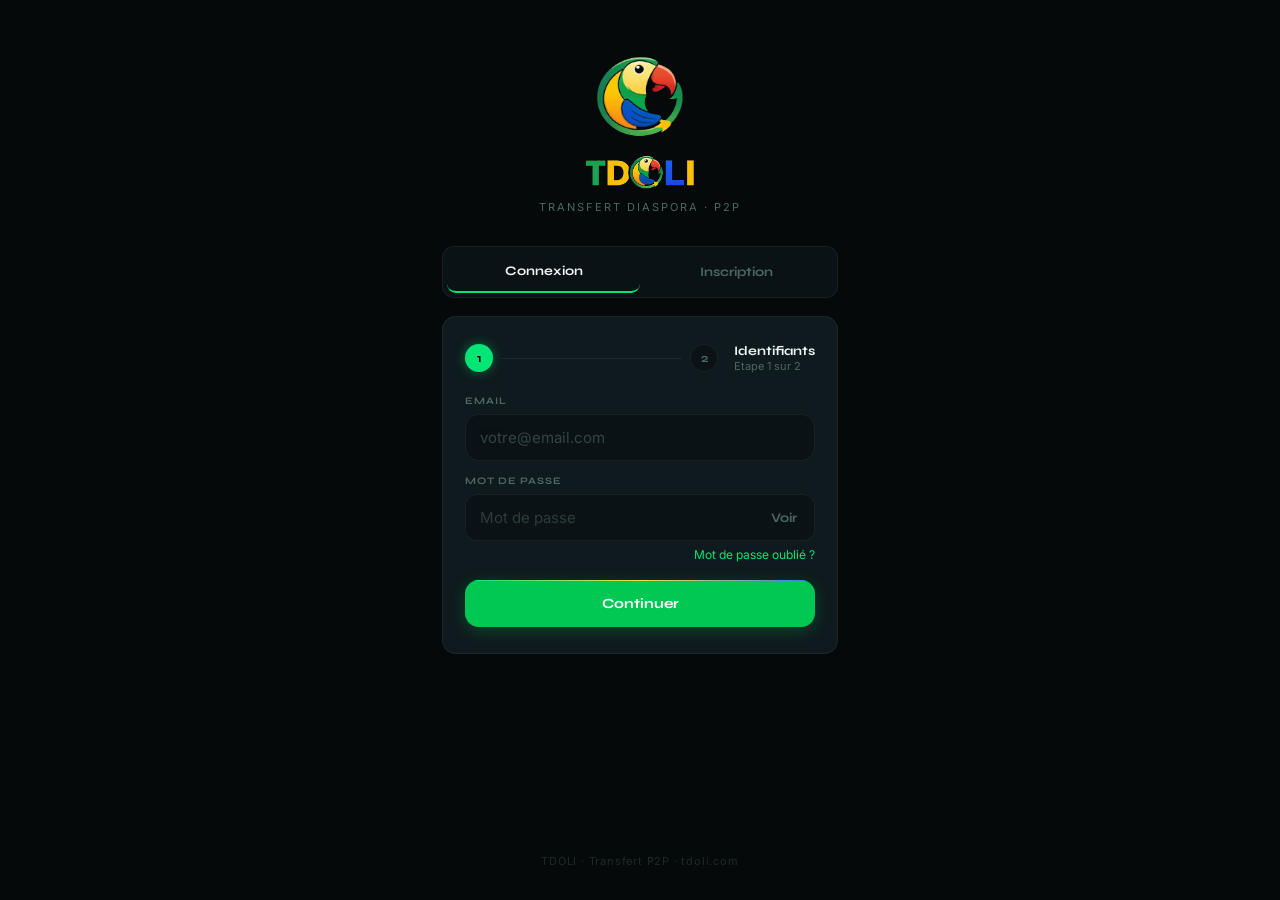
<file: tdoli-messages.html>
<!DOCTYPE html>
<html lang="fr">
<head>
<meta charset="UTF-8">
<meta name="viewport" content="width=device-width, initial-scale=1.0, maximum-scale=1.0, user-scalable=no">
<title>TDOLI — Messages</title>
<link href="https://fonts.googleapis.com/css2?family=Syne:wght@700;800&family=Inter:wght@400;500;600;700&display=swap" rel="stylesheet">
<style>
:root{
 --bg:#05090a;--surface:#0b1215;--card:#0f1a1e;
 --green:#00e676;--green-dim:#00c853;--green-glow:rgba(0,230,118,0.10);
 --yellow:#ffd740;--blue:#2979ff;--red:#ff1744;
 --text:#ecf4f0;--text-2:#90a8a0;--text-3:#4a6860;
 --border:rgba(255,255,255,0.06);--border-active:rgba(0,230,118,0.22);
 --r:12px;
 --shadow:0 2px 20px rgba(0,0,0,0.5);
}
*{margin:0;padding:0;box-sizing:border-box;-webkit-tap-highlight-color:transparent;}
body{font-family:'Inter',sans-serif;background:var(--bg);color:var(--text);min-height:100vh;padding-bottom:88px;}

/* TOPBAR — même patron 3 colonnes que tdoli-agent.html/tdoli-deals.html */
.topbar{position:sticky;top:0;z-index:100;background:rgba(5,9,10,0.96);backdrop-filter:blur(24px);-webkit-backdrop-filter:blur(24px);border-bottom:1px solid var(--border);padding:12px 20px;display:flex;align-items:center;justify-content:space-between;gap:10px;}
.topbar-left{display:flex;align-items:center;gap:10px;flex-shrink:0;}
.topbar-back{width:36px;height:36px;border-radius:50%;background:var(--surface);border:1px solid var(--border);display:flex;align-items:center;justify-content:center;color:var(--text-2);text-decoration:none;flex-shrink:0;transition:background 0.2s;}
.topbar-back:active{background:var(--card);}
.topbar-center{flex:1;text-align:center;}
.topbar-title{font-family:'Syne',sans-serif;font-size:14px;font-weight:700;color:var(--text-2);}
.topbar-sub{font-size:11px;color:var(--text-3);margin-top:1px;}
.topbar-right{width:36px;flex-shrink:0;}

/* LISTE CONVERSATIONS — même patron que .deal-item sur tdoli-deals.html :
   icône à gauche, corps empilé au centre, un seul badge à droite centré. */
.conv-list{padding:12px 16px;max-width:480px;margin:0 auto;}
.conv-item{background:var(--card);border:1px solid var(--border);border-radius:12px;padding:14px 16px;display:flex;align-items:center;gap:12px;cursor:pointer;transition:background 0.2s;animation:cardIn 0.35s cubic-bezier(0.19,1,0.22,1) both;position:relative;overflow:hidden;}
@keyframes cardIn{from{opacity:0;transform:translateY(6px);}to{opacity:1;transform:translateY(0);}}
.conv-item:active{background:var(--surface);}
.conv-item.unread{border-left:3px solid var(--green);}
.conv-avatar{width:52px;height:52px;border-radius:50%;background:var(--green-dim);display:flex;align-items:center;justify-content:center;font-family:'Syne',sans-serif;font-size:15px;font-weight:800;color:#fff;flex-shrink:0;position:relative;border:1px solid var(--border-active);}
.conv-avatar-online{position:absolute;bottom:1px;right:1px;width:11px;height:11px;border-radius:50%;background:#00d982;border:2px solid var(--card);}
.conv-body{flex:1;min-width:0;}
.conv-name{font-family:'Syne',sans-serif;font-size:15px;font-weight:800;color:var(--text);margin-bottom:2px;white-space:nowrap;overflow:hidden;text-overflow:ellipsis;}
.conv-preview{font-size:12px;color:var(--text-3);white-space:nowrap;overflow:hidden;text-overflow:ellipsis;}
.conv-preview.unread{color:var(--text-2);font-weight:600;}
.conv-badge{font-family:'Syne',sans-serif;font-size:10px;font-weight:700;padding:4px 10px;border-radius:20px;flex-shrink:0;align-self:center;white-space:nowrap;}
.conv-badge.unread{background:var(--green);color:#fff;}
.conv-badge.matched{background:rgba(0,230,118,0.08);color:var(--green);border:1px solid rgba(0,230,118,0.25);}
.conv-badge.completed{background:rgba(41,121,255,0.08);color:var(--blue);border:1px solid rgba(41,121,255,0.25);}

svg{fill:none;stroke:currentColor;stroke-width:1.8;stroke-linecap:round;stroke-linejoin:round;}

/* EMPTY */
.empty-state{text-align:center;padding:60px 20px;}
.empty-icon{font-size:48px;margin-bottom:16px;}
.empty-title{font-family:'Syne',sans-serif;font-size:17px;font-weight:800;margin-bottom:8px;}
.empty-sub{font-size:13px;color:var(--text-3);line-height:1.6;}

/* LOADING */
.loader-wrap{display:flex;justify-content:center;padding:50px;}
.loader{width:30px;height:30px;position:relative;}
.loader::before,.loader::after{content:'';position:absolute;inset:0;border-radius:50%;border:2px solid transparent;animation:spin 1s linear infinite;}
.loader::before{border-top-color:var(--green);}
.loader::after{border-bottom-color:var(--blue);animation-duration:1.5s;animation-direction:reverse;}
@keyframes spin{to{transform:rotate(360deg);}}

/* TOAST */
.toast{position:fixed;bottom:100px;left:50%;transform:translateX(-50%) translateY(8px);color:#fff;font-family:'Syne',sans-serif;font-size:13px;font-weight:700;padding:11px 22px;border-radius:30px;z-index:500;opacity:0;pointer-events:none;transition:opacity 0.25s,transform 0.25s;box-shadow:0 4px 20px rgba(0,0,0,0.2);}
.toast.show{opacity:1;transform:translateX(-50%) translateY(0);}

/* RECHERCHE */
.search-bar{padding:12px 16px 4px;max-width:480px;margin:0 auto;}
.search-input{width:100%;padding:11px 16px 11px 40px;background:var(--card);border:1px solid var(--border);border-radius:24px;font-family:'Inter',sans-serif;font-size:14px;color:var(--text);position:relative;box-shadow:0 1px 6px rgba(0,0,0,0.04);}
.search-input:focus{outline:none;border-color:var(--green);}
.search-wrap{position:relative;}
.search-icon{position:absolute;left:13px;top:50%;transform:translateY(-50%);color:var(--text-3);pointer-events:none;}</style>
<link rel="manifest" href="/manifest.json">
<meta name="theme-color" content="#f5f7f5">
<meta name="apple-mobile-web-app-capable" content="yes">
<link rel="stylesheet" href="/tdoli-theme.css">
</head>
<body>

<div class="topbar">
 <div class="topbar-left">
  <a class="topbar-back" href="/tdoli-feed.html" aria-label="Retour">
   <svg viewBox="0 0 24 24" width="18" height="18" fill="none" stroke="currentColor" stroke-width="1.8" stroke-linecap="round" stroke-linejoin="round"><polyline points="15 18 9 12 15 6"/></svg>
  </a>
 </div>
 <div class="topbar-center">
  <div class="topbar-title">Messages</div>
  <div class="topbar-sub" id="convCount">Chargement...</div>
 </div>
 <div class="topbar-right"></div>
</div>


<!-- Bandeau notifications désactivées -->
<div id="notifBanner" style="display:none;margin:12px 16px 0;max-width:480px;margin-left:auto;margin-right:auto;">
  <div style="background:var(--card);border:1px solid var(--border);border-radius:12px;padding:14px 16px;display:flex;align-items:flex-start;gap:12px;">
    <svg viewBox="0 0 24 24" width="20" height="20" style="flex-shrink:0;margin-top:2px;color:var(--text-3);fill:none;stroke:currentColor;stroke-width:1.8;stroke-linecap:round;stroke-linejoin:round;"><path d="M13.73 21a2 2 0 01-3.46 0"/><path d="M18.63 13A17.89 17.89 0 0118 8"/><path d="M6.26 6.26A5.86 5.86 0 006 8c0 7-3 9-3 9h14"/><path d="M18 8a6 6 0 00-9.33-5"/><line x1="1" y1="1" x2="23" y2="23"/></svg>
    <div style="flex:1;">
      <div style="font-family:'Syne',sans-serif;font-size:13px;font-weight:700;color:var(--text);margin-bottom:4px;">Notifications désactivées</div>
      <div style="font-size:12px;color:var(--text-3);margin-bottom:10px;">Active-les pour ne manquer aucun message ou match.</div>
      <button onclick="activerNotifications()" style="background:var(--green-dim);color:#fff;border:none;border-radius:8px;padding:8px 16px;font-family:'Syne',sans-serif;font-size:12px;font-weight:700;cursor:pointer;">Activer les notifications</button>
    </div>
    <button onclick="document.getElementById('notifBanner').style.display='none'" style="background:none;border:none;color:var(--text-3);cursor:pointer;font-size:18px;line-height:1;padding:0;">×</button>
  </div>
</div>

<div class="search-bar">
 <div class="search-wrap">
 <svg class="search-icon" viewBox="0 0 24 24" width="16" height="16"><circle cx="11" cy="11" r="8"/><line x1="21" y1="21" x2="16.65" y2="16.65"/></svg>
 <input class="search-input" type="text" id="searchInput" placeholder="Rechercher une conversation..." oninput="filterConvs(this.value)">
 </div>
</div>

<div id="convList" class="conv-list">
 <div class="loader-wrap"><div class="loader"></div></div>
</div>

<nav class="bottom-nav">
  <a class="nav-item" href="/tdoli-feed.html" onclick="navTo(event,this)">
    <div class="nav-icon"><svg viewBox="0 0 24 24" width="20" height="20"><path d="M3 9l9-7 9 7v11a2 2 0 01-2 2H5a2 2 0 01-2-2z"/><polyline points="9 22 9 12 15 12 15 22"/></svg></div>
    <span>Feed</span>
  </a>
  <a class="nav-item" href="/tdoli-deals.html" onclick="navTo(event,this)">
    <div class="nav-icon-wrap">
      <div class="nav-icon"><svg viewBox="0 0 24 24" width="20" height="20"><polyline points="17 1 21 5 17 9"/><path d="M3 11V9a4 4 0 014-4h14"/><polyline points="7 23 3 19 7 15"/><path d="M21 13v2a4 4 0 01-4 4H3"/></svg></div>
      <div class="nav-badge yellow" id="dealsBadge"></div>
    </div>
    <span>Deals</span>
  </a>
  <a class="nav-item active" href="/tdoli-messages.html">
    <div class="nav-icon-wrap">
      <div class="nav-icon"><svg viewBox="0 0 24 24" width="20" height="20"><path d="M21 15a2 2 0 01-2 2H7l-4 4V5a2 2 0 012-2h14a2 2 0 012 2z"/></svg></div>
      <div class="nav-badge red" id="msgBadge"></div>
    </div>
    <span>Messages</span>
  </a>
  <a class="nav-item" href="/tdoli-profile.html" onclick="navTo(event,this)">
    <div class="nav-icon"><svg viewBox="0 0 24 24" width="20" height="20"><path d="M20 21v-2a4 4 0 00-4-4H8a4 4 0 00-4 4v2"/><circle cx="12" cy="7" r="4"/></svg></div>
    <span>Profil</span>
  </a>
</nav>

<div class="toast" id="toast"></div>

<script>
const API = 'https://tdoli-backend.onrender.com';
const token = localStorage.getItem('tdoli_token');
const email = localStorage.getItem('tdoli_email');
if (!token) window.location.replace('/tdoli-auth.html');

function navTo(e, el) {
 if (el.classList.contains('active')) return;
 e.preventDefault();
 if (navigator.vibrate) navigator.vibrate(30);
 document.body.style.transition = 'opacity 0.13s ease';
 document.body.style.opacity = '0';
 setTimeout(() => { window.location.href = el.href; }, 130);
}

let allConvs = [];

function timeAgo(d) {
 if (!d) return '';
 const diff = Date.now() - new Date(d).getTime();
 const m = Math.floor(diff / 60000);
 if (m < 1) return "À l'instant";
 if (m < 60) return m + ' min';
 const h = Math.floor(m / 60);
 if (h < 24) return h + 'h';
 const days = Math.floor(h / 24);
 if (days < 7) return days + 'j';
 return new Date(d).toLocaleDateString('fr-FR', { day:'numeric', month:'short' });
}

function getInitials(name) {
 const p = (name||'?').trim().split(' ').filter(x=>x.length>0);
 return p.length >= 2 ? (p[0][0]+p[p.length-1][0]).toUpperCase() : (name||'??').substring(0,2).toUpperCase();
}

function showToast(msg, color) {
 const t = document.getElementById('toast');
 t.textContent = msg; t.style.background = color || 'var(--green-dim)';
 t.classList.add('show');
 setTimeout(() => t.classList.remove('show'), 3000);
}

function renderConvs(convs) {
 const list = document.getElementById('convList');
 const count = document.getElementById('convCount');

 if (convs.length === 0) {
 count.textContent = 'Aucune conversation';
 list.innerHTML = `<div class="empty-state">
 <div class="empty-icon"></div>
 <div class="empty-title">Aucun message</div>
 <div class="empty-sub">Tes conversations avec tes partenaires d'échange apparaîtront ici.</div>
 </div>`;
 return;
 }

 const totalUnread = convs.reduce((acc, c) => acc + (c.unreadCount || 0), 0);
 count.textContent = convs.length + ' conversation' + (convs.length > 1 ? 's' : '') +
 (totalUnread > 0 ? ' · ' + totalUnread + ' non lu' + (totalUnread > 1 ? 's' : '') : '');

 list.innerHTML = convs.map(c => {
 const isUnread = c.unreadCount > 0;
 const ini = getInitials(c.otherUsername);
 const statusCls = c.dealStatus === 'completed' ? 'completed' : 'matched';
 const statusLabel = c.dealStatus === 'completed' ? 'Terminé' : ' En cours';
 const preview = c.lastMessage
 ? (c.lastMessage.sender === email ? 'Vous : ' : '') + c.lastMessage.text.substring(0, 50) + (c.lastMessage.text.length > 50 ? '…' : '')
 : 'Aucun message — Commence la conversation !';

 return `<div class="conv-item ${isUnread ? 'unread' : ''}" onclick="openChat('${c.dealId}')">
 <div class="conv-avatar">
 ${ini}
 ${c.isOnline ? '<div class="conv-avatar-online"></div>' : ''}
 </div>
 <div class="conv-body">
 <div class="conv-name">${c.otherUsername}</div>
 <div class="conv-preview ${isUnread ? 'unread' : ''}">${preview} · ${timeAgo(c.lastMessage?.createdAt)}</div>
 </div>
 <div class="conv-badge ${isUnread ? 'unread' : statusCls}">${isUnread ? c.unreadCount : statusLabel}</div>
 </div>`;
 }).join('');
}

function filterConvs(query) {
 if (!query.trim()) { renderConvs(allConvs); return; }
 const q = query.toLowerCase();
 const filtered = allConvs.filter(c =>
 c.otherUsername?.toLowerCase().includes(q) ||
 c.dealCode?.toLowerCase().includes(q) ||
 c.lastMessage?.text?.toLowerCase().includes(q)
 );
 renderConvs(filtered);
}

function openChat(dealId) {
 window.location.href = '/tdoli-chat.html?deal=' + dealId;
}

async function loadConversations() {
 try {
 const res = await fetch(API + '/messages/conversations', {
 headers: { 'Authorization': 'Bearer ' + token }
 });
 if (!res.ok) {
 if (res.status === 401) { localStorage.clear(); window.location.replace('/tdoli-auth.html'); return; }
 throw new Error('Erreur serveur');
 }
 const data = await res.json();
 allConvs = Array.isArray(data) ? data : [];
 renderConvs(allConvs);

 // Badge nav
 const totalUnread = allConvs.reduce((acc, c) => acc + (c.unreadCount || 0), 0);
 const badge = document.getElementById('msgBadge');
 if (badge) {
 if (totalUnread > 0) { badge.textContent = totalUnread > 9 ? '9+' : totalUnread; badge.classList.add('show'); }
 else { badge.classList.remove('show'); }
 }
 } catch(e) {
 document.getElementById('convList').innerHTML = `<div class="empty-state">
 <div class="empty-icon"></div>
 <div class="empty-title">Erreur de connexion</div>
 <div class="empty-sub">Vérifie ta connexion internet.</div>
 </div>`;
 }
}

async function checkDeals() {
 try {
 const res = await fetch(API + '/deals/mine', { headers: { 'Authorization': 'Bearer ' + token } });
 const deals = await res.json();
 if (Array.isArray(deals)) {
 const active = deals.filter(d => d.status === 'matched').length;
 const badge = document.getElementById('dealsBadge');
 if (badge) { if (active > 0) { badge.textContent = active; badge.classList.add('show'); } else { badge.classList.remove('show'); } }
 }
 } catch(e) {}
}

loadConversations();
checkDeals();

// ── Rafraîchissement automatique — un nouveau message peut arriver sans
// action de l'utilisateur ────────────────────────────────────────────────
setInterval(() => { if (document.visibilityState === 'visible') loadConversations(); }, 15000);
document.addEventListener('visibilitychange', () => {
 if (document.visibilityState === 'visible') loadConversations();
});
</script>



<script src="/tdoli-deals-complete.js"></script>

<script>
// ── Retour haptique sur tous les boutons ─────────────────────
(function() {
  function triggerHaptic() {
    if (navigator.vibrate) navigator.vibrate(8);
    // iOS (via AudioContext trick si vibrate absent)
  }
  document.addEventListener('pointerdown', function(e) {
    const el = e.target.closest('button, .btn-primary, .btn-cancel, .nav-item, .annonce-item, .conv-item, .deal-card, .settings-item, .filter-chip, .back-btn, .topbar-back');
    if (el) triggerHaptic();
  }, { passive: true });
})();
</script>


<script>
// Afficher bandeau si notifications pas accordées
(function() {
  if (!('Notification' in window)) return;
  if (Notification.permission !== 'default') return;
  // Afficher après 1s
  setTimeout(() => {
    const banner = document.getElementById('notifBanner');
    if (banner) banner.style.display = 'block';
  }, 1000);
})();

async function activerNotifications() {
  if (typeof requestFCMPermission === 'function') {
    const granted = await requestFCMPermission();
    if (granted) document.getElementById('notifBanner').style.display = 'none';
  } else {
    const perm = await Notification.requestPermission();
    if (perm === 'granted') document.getElementById('notifBanner').style.display = 'none';
  }
}
</script>

</body>
</html>
</file>
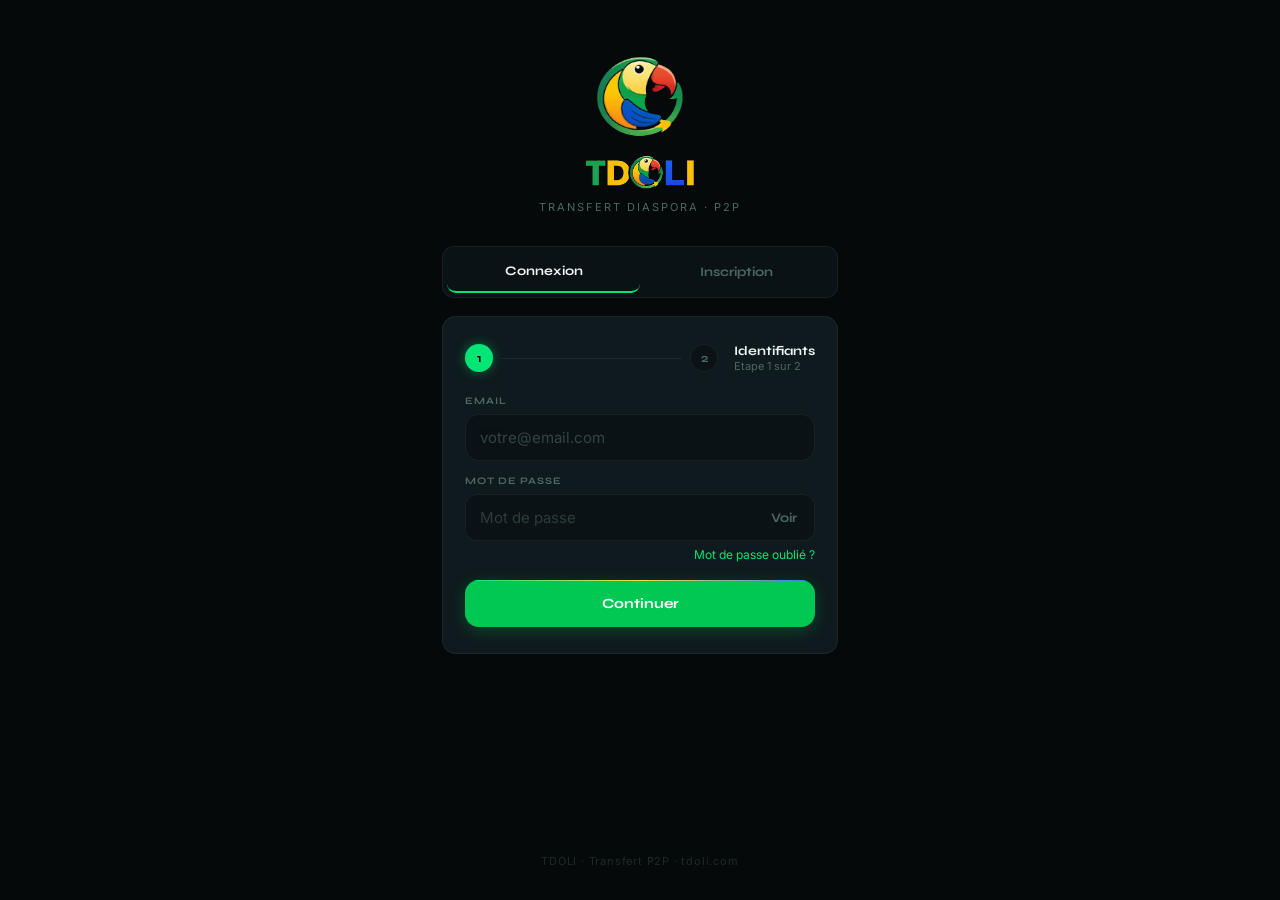
<file: tdoli-profile.html>
<!DOCTYPE html>
<html lang="fr">
<head>
<meta charset="UTF-8">
<meta name="viewport" content="width=device-width, initial-scale=1.0, maximum-scale=1.0, user-scalable=no">
<title>TDOLI — Profil</title>
<link href="https://fonts.googleapis.com/css2?family=Syne:wght@700;800&family=Inter:wght@400;500;600;700&display=swap" rel="stylesheet">
<style>
:root{
 --bg:#05090a;--surface:#0b1215;--card:#0f1a1e;
 --green:#00e676;--green-dim:#00c853;--green-glow:rgba(0,230,118,0.10);
 --yellow:#ffd740;--blue:#2979ff;--red:#ff1744;
 --text:#ecf4f0;--text-2:#90a8a0;--text-3:#4a6860;
 --border:rgba(255,255,255,0.06);--border-active:rgba(0,230,118,0.22);
 --r:12px;
 --shadow:0 2px 20px rgba(0,0,0,0.5);
}
*{margin:0;padding:0;box-sizing:border-box;-webkit-tap-highlight-color:transparent;}
body{font-family:'Inter',sans-serif;background:var(--bg);color:var(--text);min-height:100vh;padding-bottom:88px;overflow-x:hidden;}
.topbar{position:sticky;top:0;z-index:100;background:rgba(6,13,9,0.9);backdrop-filter:blur(20px);border-bottom:1px solid var(--border);padding:12px 20px;display:flex;align-items:center;gap:10px;}
.topbar-left{flex-shrink:0;}.topbar-center{flex:1;text-align:center;}.topbar-right{flex-shrink:0;}
.topbar-title{font-family:'Syne',sans-serif;font-size:14px;font-weight:700;color:var(--text-2);}
.user-avatar-btn{width:38px;height:38px;border-radius:50%;background:linear-gradient(135deg,var(--green-dim),var(--blue));display:flex;align-items:center;justify-content:center;font-family:'Syne',sans-serif;font-size:13px;font-weight:800;color:#fff;cursor:pointer;text-decoration:none;flex-shrink:0;border:1.5px solid var(--border-active);overflow:hidden;}
.user-avatar-btn img{width:100%;height:100%;object-fit:cover;border-radius:50%;}
.share-btn{background:rgba(252,209,22,0.1);border:1px solid rgba(252,209,22,0.3);color:var(--yellow);font-family:'Syne',sans-serif;font-size:11px;font-weight:700;cursor:pointer;padding:7px 12px;white-space:nowrap;border-radius:20px;}
.content{position:relative;z-index:1;padding:20px;max-width:480px;margin:0 auto;}
.profile-hero{background:var(--card);border:1px solid var(--border);border-radius:var(--r);padding:24px;margin-bottom:16px;text-align:center;position:relative;overflow:hidden;}
.profile-hero::before{content:'';position:absolute;top:0;left:0;right:0;height:2px;background:linear-gradient(90deg,var(--green),var(--yellow),var(--blue));}
.avatar-large{width:72px;height:72px;border-radius:50%;background:var(--green-dim);display:flex;align-items:center;justify-content:center;font-family:'Syne',sans-serif;font-size:26px;font-weight:800;color:#fff;margin:0 auto 14px;border:2px solid var(--border-active);overflow:hidden;}
.avatar-large img{width:100%;height:100%;object-fit:cover;border-radius:50%;}
.avatar-upload-wrap{position:relative;width:72px;margin:0 auto 14px;cursor:pointer;}
.avatar-upload-wrap .avatar-large{margin:0;}
.avatar-camera-badge{position:absolute;bottom:0;right:0;width:22px;height:22px;border-radius:50%;background:var(--green-dim);border:2px solid var(--bg);display:flex;align-items:center;justify-content:center;font-size:11px;}
.avatar-upload-spinner{position:absolute;inset:0;border-radius:50%;background:rgba(0,0,0,0.55);display:none;align-items:center;justify-content:center;}
.avatar-upload-spinner.show{display:flex;}
.profile-username{font-family:'Syne',sans-serif;font-size:20px;font-weight:800;margin-bottom:2px;}
.profile-email{font-size:12px;color:var(--text-3);margin-bottom:12px;}
.profile-badges{display:flex;justify-content:center;gap:8px;flex-wrap:wrap;margin-bottom:12px;}
.badge-item{font-size:11px;font-weight:700;font-family:'Syne',sans-serif;padding:4px 10px;border-radius:20px;}
.badge-level1{background:rgba(255,255,255,0.05);color:var(--text-3);border:1px solid var(--border);}
.badge-level2{background:rgba(0,230,118,0.1);color:var(--green);border:1px solid rgba(0,230,118,0.2);}
.profile-rating{display:flex;align-items:center;justify-content:center;gap:6px;margin-bottom:4px;}
.stars-display{color:var(--yellow);font-size:18px;}
.rating-val{font-family:'Syne',sans-serif;font-size:16px;font-weight:800;color:var(--yellow);}
.rating-count{font-size:12px;color:var(--text-3);}
.verify-card{background:var(--card);border:1px solid var(--border-active);border-radius:var(--r);padding:20px;margin-bottom:16px;position:relative;overflow:hidden;}
.verify-card::before{content:'';position:absolute;top:0;left:0;right:0;height:2px;background:linear-gradient(90deg,var(--green),var(--yellow));}
.verify-title{font-family:'Syne',sans-serif;font-size:15px;font-weight:700;margin-bottom:6px;}
.verify-sub{font-size:13px;color:var(--text-3);margin-bottom:16px;line-height:1.5;}
.limit-bar{background:var(--surface);border:1px solid var(--border);border-radius:10px;padding:12px 14px;margin-bottom:16px;display:flex;align-items:center;justify-content:space-between;}
.limit-label{font-size:12px;color:var(--text-3);}
.limit-val{font-family:'Syne',sans-serif;font-size:14px;font-weight:700;color:var(--yellow);}
.stats-row{display:flex;gap:12px;margin-bottom:16px;}
.stat-card{flex:1;background:var(--card);border:1px solid var(--border);border-radius:12px;padding:16px;text-align:center;}
.stat-val{font-family:'Syne',sans-serif;font-size:22px;font-weight:800;color:var(--green);margin-bottom:4px;}
.stat-label{font-size:11px;color:var(--text-3);}
.section-title{font-family:'Syne',sans-serif;font-size:14px;font-weight:700;margin-bottom:12px;color:var(--text-2);}
.settings-card{background:var(--card);border:1px solid var(--border);border-radius:var(--r);overflow:hidden;margin-bottom:16px;}
.settings-item{display:flex;align-items:center;justify-content:space-between;padding:16px 18px;border-bottom:1px solid var(--border);cursor:pointer;transition:background 0.2s;}
.settings-item:last-child{border-bottom:none;}
.settings-item:active{background:var(--surface);}
.settings-label{font-size:14px;}
.settings-val{font-size:12px;color:var(--text-3);}
.btn-logout{width:100%;padding:15px;background:transparent;color:#ff6b6b;border:1px solid rgba(255,68,68,0.25);border-radius:13px;font-family:'Syne',sans-serif;font-size:14px;font-weight:700;cursor:pointer;margin-bottom:16px;}
.cgu-link{display:block;text-align:center;font-size:12px;color:var(--text-3);text-decoration:none;margin-bottom:16px;}

.bottom-nav{position:fixed;bottom:0;left:0;right:0;z-index:100;background:rgba(5,9,10,0.96);backdrop-filter:blur(24px);-webkit-backdrop-filter:blur(24px);border-top:1px solid var(--border);padding:8px 0;display:flex;max-width:480px;margin:0 auto;}

.nav-item{flex:1;display:flex;flex-direction:column;align-items:center;gap:3px;padding:6px 0;color:var(--text-3);font-size:9px;font-family:'Syne',sans-serif;font-weight:700;letter-spacing:0.8px;text-transform:uppercase;text-decoration:none;transition:color 0.2s;}
.nav-item.active{color:var(--green);}
.nav-icon{width:20px;height:20px;display:flex;align-items:center;justify-content:center;}
svg{fill:none;stroke:currentColor;stroke-width:1.8;stroke-linecap:round;stroke-linejoin:round;}
.overlay{position:fixed;inset:0;z-index:300;background:rgba(0,0,0,0.65);backdrop-filter:blur(8px);display:none;align-items:flex-end;}
.overlay.open{display:flex;}
.sheet{background:var(--card);border:1px solid var(--border);border-top:1px solid var(--border-active);border-radius:22px 22px 0 0;padding:0 22px 48px;width:100%;max-width:480px;margin:0 auto;animation:slideUp 0.35s cubic-bezier(0.19,1,0.22,1);}
@keyframes slideUp{from{transform:translateY(100%);opacity:0;}to{transform:translateY(0);opacity:1;}}
.sheet-handle-row{padding:16px 0 18px;display:flex;justify-content:center;}
.sheet-handle{width:34px;height:3px;border-radius:2px;background:var(--border);}
.sheet-title{font-family:'Syne',sans-serif;font-size:18px;font-weight:800;margin-bottom:20px;}
.form-group{margin-bottom:16px;}
.form-label{display:block;font-size:11px;font-weight:500;color:var(--text-3);margin-bottom:8px;letter-spacing:1px;text-transform:uppercase;}
.form-input{width:100%;padding:14px 16px;background:var(--surface);border:1px solid var(--border);border-radius:12px;color:var(--text);font-family:'Inter',sans-serif;font-size:16px;-webkit-appearance:none;transition:all 0.2s;}
.form-input:focus{outline:none;border-color:var(--green);box-shadow:0 0 0 3px var(--green-glow);}
.otp-wrap{display:flex;gap:8px;justify-content:center;margin:4px 0 16px;}
.otp-digit{width:46px;height:56px;border-radius:12px;background:var(--surface);border:1px solid var(--border);color:var(--text);font-family:'Syne',sans-serif;font-size:22px;font-weight:700;text-align:center;transition:all 0.2s;-webkit-appearance:none;}
.otp-digit:focus{outline:none;border-color:var(--green);box-shadow:0 0 0 3px var(--green-glow);}
.btn-primary{width:100%;padding:15px;background:var(--green-dim);color:#fff;border:none;border-radius:var(--r);font-family:'Syne',sans-serif;font-size:14px;font-weight:700;cursor:pointer;position:relative;overflow:hidden;margin-top:4px;}
.btn-primary::after{content:'';position:absolute;top:0;left:0;right:0;height:1px;background:linear-gradient(90deg,var(--green),var(--yellow),var(--blue));}
.btn-primary:disabled{opacity:0.35;}
.btn-cancel{width:100%;padding:13px;background:transparent;color:var(--text-3);border:1px solid var(--border);border-radius:13px;font-family:'Syne',sans-serif;font-size:13px;font-weight:600;cursor:pointer;margin-top:8px;}
.msg{display:none;padding:11px 14px;border-radius:10px;font-size:13px;margin-top:12px;}
.msg.error{background:rgba(255,68,68,0.08);border:1px solid rgba(255,68,68,0.2);color:#ff6b6b;}
.msg.success{background:rgba(0,230,118,0.08);border:1px solid rgba(0,230,118,0.2);color:var(--green);}
.msg.show{display:block;}
.spinner{display:inline-block;width:14px;height:14px;border:2px solid rgba(255,255,255,0.2);border-top-color:#fff;border-radius:50%;animation:spin 0.5s linear infinite;vertical-align:middle;margin-right:6px;}
@keyframes spin{to{transform:rotate(360deg);}}
.loading-wrap{display:flex;align-items:center;justify-content:center;padding:60px;gap:10px;color:var(--text-3);}
.loader{width:22px;height:22px;position:relative;}
.loader::before,.loader::after{content:'';position:absolute;inset:0;border-radius:50%;border:2px solid transparent;animation:spin 1s linear infinite;}
.loader::before{border-top-color:var(--green);}.loader::after{border-bottom-color:var(--blue);animation-duration:1.5s;animation-direction:reverse;}
.phone-step{display:none;}.phone-step.active{display:block;}

/* RANG COMMUNAUTAIRE */
.rank-hero{display:inline-flex;align-items:center;gap:6px;font-family:'Syne',sans-serif;font-size:12px;font-weight:700;border-radius:20px;padding:5px 14px;margin-bottom:10px;}
.rank-hero.nouveau{background:rgba(255,255,255,0.05);color:var(--text-3);border:1px solid var(--border);}
.rank-hero.actif{background:rgba(0,230,118,0.1);color:var(--green);border:1px solid rgba(0,230,118,0.2);}
.rank-hero.fiable{background:rgba(26,79,255,0.1);color:#6b8fff;border:1px solid rgba(26,79,255,0.2);}
.rank-hero.pilier{background:linear-gradient(135deg,rgba(252,209,22,0.15),rgba(26,79,255,0.15));color:var(--yellow);border:1px solid rgba(252,209,22,0.3);}

/* BADGE RÉACTIVITÉ PROFIL */
.reactivity-hero{display:inline-flex;align-items:center;gap:5px;font-size:11px;font-weight:700;font-family:'Syne',sans-serif;border-radius:20px;padding:4px 12px;}
.reactivity-hero.fast{background:rgba(0,230,118,0.08);color:var(--green);border:1px solid rgba(0,230,118,0.2);}
.reactivity-hero.normal{background:rgba(252,209,22,0.08);color:var(--yellow);border:1px solid rgba(252,209,22,0.2);}
.reactivity-hero.slow{background:rgba(255,100,60,0.08);color:#ff7a55;border:1px solid rgba(255,100,60,0.18);}

/* SECTION TÉMOIGNAGES */
.testimonials-section{margin-top:16px;}
.community-phrase{background:var(--card);border:1px solid var(--border);border-radius:12px;padding:14px 16px;margin-bottom:12px;font-size:13px;color:var(--text-2);line-height:1.6;font-style:italic;}
.community-phrase strong{color:var(--green);font-style:normal;}
.community-indicators{display:flex;gap:8px;flex-wrap:wrap;margin-bottom:12px;}
.indicator-chip{display:flex;align-items:center;gap:5px;padding:5px 10px;border-radius:20px;font-size:11px;font-family:'Syne',sans-serif;font-weight:700;}
.indicator-chip.green{background:rgba(0,230,118,0.1);color:var(--green);border:1px solid rgba(0,230,118,0.2);}
.indicator-chip.yellow{background:rgba(252,209,22,0.1);color:var(--yellow);border:1px solid rgba(252,209,22,0.2);}
.indicator-chip.blue{background:rgba(26,79,255,0.1);color:#6b8fff;border:1px solid rgba(26,79,255,0.2);}
.reliability-badge{display:inline-flex;align-items:center;gap:5px;padding:4px 12px;border-radius:20px;font-size:11px;font-family:'Syne',sans-serif;font-weight:700;margin-bottom:8px;}
.reliability-badge.green{background:rgba(0,230,118,0.1);color:var(--green);border:1px solid rgba(0,230,118,0.2);}
.reliability-badge.yellow{background:rgba(252,209,22,0.1);color:var(--yellow);border:1px solid rgba(252,209,22,0.2);}
.reliability-badge.orange{background:rgba(255,100,50,0.1);color:#ff6432;border:1px solid rgba(255,100,50,0.2);}
.testimonials-title{font-family:'Syne',sans-serif;font-size:14px;font-weight:700;color:var(--text-2);margin-bottom:0;display:flex;align-items:center;gap:8px;cursor:pointer;padding:12px 0;user-select:none;}
.testimonials-title span{font-size:11px;color:var(--text-3);font-family:'Inter',sans-serif;font-weight:400;}
.testimonial-count{color:var(--green);}
.toggle-arrow{margin-left:auto;font-size:11px;color:var(--text-3);transition:transform 0.3s ease;display:inline-block;flex-shrink:0;}
.testimonials-title.open .toggle-arrow{transform:rotate(180deg);}
.testimonials-list{overflow:hidden;max-height:0;transition:max-height 0.4s ease;padding-bottom:0;}
.testimonials-list.open{max-height:4000px;padding-bottom:4px;}
.testimonial-card{background:var(--card);border:1px solid var(--border);border-radius:12px;padding:14px 16px;margin-bottom:10px;position:relative;}
.testimonial-card::before{content:'';position:absolute;left:0;top:0;bottom:0;width:2px;background:linear-gradient(180deg,var(--green),var(--blue));border-radius:2px 0 0 2px;}
.testimonial-header{display:flex;align-items:center;justify-content:space-between;margin-bottom:8px;}
.testimonial-from{font-size:12px;font-weight:500;color:var(--text-2);}
.testimonial-stars{color:var(--yellow);font-size:12px;letter-spacing:-1px;}
.testimonial-text{font-size:13px;color:var(--text);line-height:1.6;font-style:italic;}
.testimonial-date{font-size:10px;color:var(--text-3);margin-top:6px;}
.no-testimonial{text-align:center;padding:30px 20px;color:var(--text-3);font-size:13px;background:var(--card);border:1px solid var(--border);border-radius:12px;}
.btn-load-more{width:100%;padding:12px;background:var(--green-dim);color:#fff;border:none;border-radius:12px;font-family:'Syne',sans-serif;font-size:14px;font-weight:700;cursor:pointer;margin-top:12px;}
.nav-badge{position:absolute;top:-4px;right:-6px;min-width:16px;height:16px;border-radius:8px;font-size:9px;font-weight:800;display:none;align-items:center;justify-content:center;padding:0 3px;}.nav-badge.show{display:flex;}.nav-badge.red{background:var(--red);color:#fff;}

/* ── AMÉLIORATIONS PROFIL ──────────────────────────────────── */
.status-section{background:linear-gradient(135deg,rgba(0,230,118,0.08),rgba(26,79,255,0.08));border:1px solid var(--border-active);border-radius:16px;padding:20px;margin-bottom:16px;}
.status-title{font-family:'Syne',sans-serif;font-size:13px;font-weight:700;color:var(--text-3);text-transform:uppercase;letter-spacing:1px;margin-bottom:12px;}
.xp-bar-container{margin-bottom:14px;}
.xp-bar{width:100%;height:8px;background:var(--surface);border-radius:4px;overflow:hidden;border:1px solid var(--border);}
.xp-bar-fill{height:100%;background:linear-gradient(90deg,var(--green),var(--yellow));transition:width 0.4s ease;}
.xp-label{display:flex;justify-content:space-between;font-size:11px;color:var(--text-3);margin-top:6px;font-family:'Syne',sans-serif;font-weight:600;}
.level-display{display:flex;align-items:center;gap:12px;margin-bottom:12px;background:var(--card);padding:12px 14px;border-radius:12px;border:1px solid var(--border);}
.level-badge{width:48px;height:48px;border-radius:50%;background:linear-gradient(135deg,var(--green-dim),var(--blue));display:flex;align-items:center;justify-content:center;font-family:'Syne',sans-serif;font-size:20px;font-weight:800;color:#fff;flex-shrink:0;}
.level-info{flex:1;}
.level-label{font-size:11px;color:var(--text-3);font-family:'Syne',sans-serif;font-weight:700;}
.level-value{font-family:'Syne',sans-serif;font-size:16px;font-weight:800;color:var(--green);margin-top:2px;}
.community-rank-card{background:var(--card);border:1px solid var(--border);border-radius:14px;padding:16px;margin-bottom:16px;text-align:center;}
.rank-badge-large{font-family:'Syne',sans-serif;font-size:24px;font-weight:800;padding:10px 16px;border-radius:12px;display:inline-block;margin-bottom:8px;}
.rank-badge-large.nouveau{background:rgba(255,255,255,0.05);color:var(--text-3);}
.rank-badge-large.actif{background:rgba(0,230,118,0.12);color:var(--green);}
.rank-badge-large.fiable{background:rgba(26,79,255,0.12);color:#6b8fff;}
.rank-badge-large.pilier{background:linear-gradient(135deg,rgba(252,209,22,0.15),rgba(26,79,255,0.15));color:var(--yellow);}
.rank-subtitle{font-size:12px;color:var(--text-2);margin-top:8px;line-height:1.5;}
.stats-detailed{display:grid;grid-template-columns:1fr 1fr;gap:10px;margin-bottom:16px;}
.stat-detail{background:var(--card);border:1px solid var(--border);border-radius:12px;padding:14px;text-align:center;}
.stat-detail-val{font-family:'Syne',sans-serif;font-size:18px;font-weight:800;color:var(--green);margin-bottom:4px;}
.stat-detail-label{font-size:10px;color:var(--text-3);font-weight:600;text-transform:uppercase;letter-spacing:0.5px;}
.achievement-list{display:flex;gap:8px;flex-wrap:wrap;margin-bottom:16px;padding:12px;background:var(--card);border:1px solid var(--border);border-radius:12px;}
.achievement-badge{width:44px;height:44px;border-radius:50%;background:linear-gradient(135deg,rgba(252,209,22,0.2),rgba(0,230,118,0.2));border:1px solid var(--border-active);display:flex;align-items:center;justify-content:center;font-size:20px;flex-shrink:0;}

/* ── CARTE LIMITE DYNAMIQUE ────────────────────────────────── */
.limit-card{background:var(--card);border:1px solid var(--border);border-radius:var(--r);padding:16px 18px;margin-bottom:16px;position:relative;overflow:hidden;}
.limit-card::before{content:'';position:absolute;top:0;left:0;right:0;height:2px;background:linear-gradient(90deg,var(--green),var(--yellow));}
.limit-card-header{display:flex;align-items:center;justify-content:space-between;margin-bottom:14px;}
.limit-card-title{font-size:11px;color:var(--text-3);font-family:'Syne',sans-serif;font-weight:700;text-transform:uppercase;letter-spacing:1px;}
.limit-card-amount{font-family:'Syne',sans-serif;font-size:22px;font-weight:800;color:var(--yellow);}
.limit-card-amount span{font-size:13px;color:var(--text-3);font-weight:600;margin-left:2px;}
.limit-factors{display:flex;gap:8px;}
.limit-factor{flex:1;background:var(--surface);border:1px solid var(--border);border-radius:10px;padding:10px 8px;text-align:center;}
.limit-factor-icon{font-size:16px;margin-bottom:4px;}
.limit-factor-label{font-size:10px;color:var(--text-3);margin-bottom:3px;font-family:'Syne',sans-serif;font-weight:600;}
.limit-factor-val{font-family:'Syne',sans-serif;font-size:12px;font-weight:700;color:var(--text);}
.limit-factor-val.pos{color:var(--green);}
.limit-factor-val.neu{color:var(--yellow);}
.limit-factor-val.neg{color:var(--red);}
.limit-factor-val.muted{color:var(--text-3);}
</style>
<link rel="manifest" href="/manifest.json">
<meta name="theme-color" content="#05090a">
<meta name="apple-mobile-web-app-capable" content="yes">
<meta name="apple-mobile-web-app-status-bar-style" content="black-translucent">
<script>if('serviceWorker' in navigator){window.addEventListener('load',()=>{navigator.serviceWorker.register('/service-worker.js').catch(()=>{});});}</script>
<link rel="stylesheet" href="/tdoli-theme.css">
</head>
<body>
<div class="topbar">
 <div class="topbar-left"><a href="/tdoli-profile.html" class="user-avatar-btn" id="avatarBtn">WN</a></div>
 <div class="topbar-center"><span class="topbar-title">Mon Profil</span></div>
 <div class="topbar-right"><button class="share-btn" onclick="shareApp()"> Parrainer</button></div>
</div>

<input type="file" id="avatarInput" accept="image/*" style="display:none;" onchange="if(this.files[0]) uploadAvatar(this.files[0])">
<div class="content">
 <div id="profileContent"><div class="loading-wrap"><div class="loader"></div></div></div>
</div>

<nav class="bottom-nav">
  <a class="nav-item" href="/tdoli-feed.html" onclick="navTo(event,this)">
    <div class="nav-icon"><svg viewBox="0 0 24 24" width="20" height="20"><path d="M3 9l9-7 9 7v11a2 2 0 01-2 2H5a2 2 0 01-2-2z"/><polyline points="9 22 9 12 15 12 15 22"/></svg></div>
    <span>Feed</span>
  </a>
  <a class="nav-item" href="/tdoli-deals.html" onclick="navTo(event,this)">
    <div class="nav-icon"><svg viewBox="0 0 24 24" width="20" height="20"><polyline points="17 1 21 5 17 9"/><path d="M3 11V9a4 4 0 014-4h14"/><polyline points="7 23 3 19 7 15"/><path d="M21 13v2a4 4 0 01-4 4H3"/></svg></div>
    <span>Deals</span>
  </a>
  <a class="nav-item" href="/tdoli-messages.html" onclick="navTo(event,this)">
    <div class="nav-icon-wrap">
      <div class="nav-icon"><svg viewBox="0 0 24 24" width="20" height="20"><path d="M21 15a2 2 0 01-2 2H7l-4 4V5a2 2 0 012-2h14a2 2 0 012 2z"/></svg></div>
      <div class="nav-badge red" id="msgBadge"></div>
    </div>
    <span>Messages</span>
  </a>
  <a class="nav-item active" href="/tdoli-profile.html">
    <div class="nav-icon"><svg viewBox="0 0 24 24" width="20" height="20"><path d="M20 21v-2a4 4 0 00-4-4H8a4 4 0 00-4 4v2"/><circle cx="12" cy="7" r="4"/></svg></div>
    <span>Profil</span>
  </a>
</nav>

<div class="overlay" id="phoneOverlay" onclick="closeOnOverlay(event,'phoneOverlay')">
 <div class="sheet">
 <div class="sheet-handle-row"><div class="sheet-handle"></div></div>
 <div class="sheet-title">Vérifier mon numéro</div>
 <div class="phone-step active" id="step-phone">
 <p style="font-size:13px;color:var(--text-3);margin-bottom:16px;">Un code SMS sera envoyé à ton numéro.</p>
 <div class="form-group">
 <label class="form-label">Numéro de téléphone</label>
 <input class="form-input" type="tel" id="phone-input" placeholder="+33 6 12 34 56 78" inputmode="tel">
 </div>
 <button class="btn-primary" id="btn-send-otp" onclick="sendOtp()">Envoyer le code</button>
 <button class="btn-cancel" onclick="closeSheet('phoneOverlay')">Annuler</button>
 <div class="msg" id="msg-phone"></div>
 </div>
 <div class="phone-step" id="step-otp">
 <p style="font-size:13px;color:var(--text-3);margin-bottom:16px;">Entre le code à 6 chiffres reçu par SMS.</p>
 <div class="otp-wrap">
 <input class="otp-digit" maxlength="1" inputmode="numeric" oninput="otpNext(this,0)" onkeydown="otpBack(event,this,0)" onpaste="otpPaste(event)">
 <input class="otp-digit" maxlength="1" inputmode="numeric" oninput="otpNext(this,1)" onkeydown="otpBack(event,this,1)">
 <input class="otp-digit" maxlength="1" inputmode="numeric" oninput="otpNext(this,2)" onkeydown="otpBack(event,this,2)">
 <input class="otp-digit" maxlength="1" inputmode="numeric" oninput="otpNext(this,3)" onkeydown="otpBack(event,this,3)">
 <input class="otp-digit" maxlength="1" inputmode="numeric" oninput="otpNext(this,4)" onkeydown="otpBack(event,this,4)">
 <input class="otp-digit" maxlength="1" inputmode="numeric" oninput="otpNext(this,5)" onkeydown="otpBack(event,this,5)">
 </div>
 <button class="btn-primary" id="btn-verify-otp" onclick="verifyOtp()">Vérifier</button>
 <button class="btn-cancel" onclick="closeSheet('phoneOverlay')">Annuler</button>
 <div class="msg" id="msg-otp"></div>
 </div>
 </div>
</div>

<script>
const API = 'https://tdoli-backend.onrender.com';
const token = localStorage.getItem('tdoli_token');
const email = localStorage.getItem('tdoli_email');
const username = localStorage.getItem('tdoli_username') || email?.split('@')[0] || '?';

if (!token) { window.location.replace('/tdoli-auth.html'); }

// ── Avatar immédiat depuis localStorage ────────────────────────
function getInitials(n){const p=(n||'?').trim().split(' ').filter(x=>x.length>0);return p.length>=2?(p[0][0]+p[p.length-1][0]).toUpperCase():(n||'??').substring(0,2).toUpperCase();}
(function(){
 const btn=document.getElementById('avatarBtn');
 const av=localStorage.getItem('tdoli_avatar');
 const ini=getInitials(username);
 if(btn) btn.innerHTML=av?'<img src="'+av+'" alt="'+ini+'">':ini;
})();

async function shareApp(){
 let ref=localStorage.getItem('tdoli_ref');
 if(!ref){
  try{
   const res=await fetch(API+'/referral/stats',{headers:{'Authorization':'Bearer '+token}});
   const data=await res.json();
   if(data.refCode){ref=data.refCode;localStorage.setItem('tdoli_ref',ref);}
  }catch(e){}
 }
 const link='https://tdoli-frontend.pages.dev/tdoli-auth.html'+(ref?'?ref='+ref:'');
 const msg='Rejoins TDOLI — transfert d\'argent P2P sans frais cachés !\n'+(ref?'Mon code parrain : '+ref+'\n':'')+link;
 if(navigator.share) navigator.share({title:'TDOLI',text:msg,url:link}).catch(()=>{});
 else navigator.clipboard.writeText(msg).then(()=>showToast('Lien copié ! ','#ffd740')).catch(()=>{});
}

function haptic() {
 if (navigator.vibrate) navigator.vibrate(30);
}
function navTo(e, el) {
 if (el.classList.contains('active')) return;
 e.preventDefault();
 if (navigator.vibrate) navigator.vibrate(30);
 document.body.style.transition = 'opacity 0.13s ease';
 document.body.style.opacity = '0';
 setTimeout(() => { window.location.href = el.href; }, 130);
}
function closeSheet(id){document.getElementById(id).classList.remove('open');}
function closeOnOverlay(e,id){if(e.target===document.getElementById(id))closeSheet(id);}
function showMsg(id,text,type){const el=document.getElementById(id);el.className='msg '+(type||'error')+' show';el.textContent=text;}
function showToast(msg,color){const t=document.createElement('div');t.textContent=msg;t.style.cssText='position:fixed;bottom:100px;left:50%;transform:translateX(-50%);background:'+(color||'var(--green-dim)')+';color:#fff;font-family:Syne,sans-serif;font-size:13px;font-weight:700;padding:11px 22px;border-radius:30px;z-index:500;white-space:nowrap;box-shadow:0 4px 20px rgba(0,0,0,0.4);';document.body.appendChild(t);setTimeout(()=>t.remove(),3000);}

async function uploadAvatar(file) {
 const spinner = document.getElementById('avatarSpinner');
 if (spinner) spinner.classList.add('show');
 try {
  const fd = new FormData();
  fd.append('avatar', file);
  const res = await fetch(API + '/profile/avatar', {
   method: 'POST',
   headers: { 'Authorization': 'Bearer ' + token },
   body: fd
  });
  const data = await res.json();
  if (res.ok && data.avatarUrl) {
   localStorage.setItem('tdoli_avatar', data.avatarUrl);
   const large = document.getElementById('avatarLarge');
   if (large) large.innerHTML = '<img src="' + data.avatarUrl + '" alt="avatar">';
   const topBtn = document.getElementById('avatarBtn');
   if (topBtn) topBtn.innerHTML = '<img src="' + data.avatarUrl + '" alt="avatar">';
   showToast('Photo mise à jour !', '#00c853');
  } else {
   showToast(data.message || 'Erreur upload', '#ff1744');
  }
 } catch(e) {
  showToast('Serveur inaccessible', '#ff1744');
 } finally {
  if (spinner) spinner.classList.remove('show');
 }
}

// ── safeJson : jamais de crash sur réponse HTML ────────────────
async function safeJson(res){
 const text=await res.text();
 try{return{ok:res.ok,status:res.status,data:JSON.parse(text)};}
 catch(e){return{ok:false,status:res.status,data:null,raw:text.substring(0,100)};}
}

// ── Essayer plusieurs routes (backend peut avoir /profile ou /user/me) ──
async function fetchProfile() {
 // Routes à tester dans l'ordre
 const routes = ['/profile/'+email, '/user/me', '/users/me'];
 for (const route of routes) {
 try {
  // Timeout manuel avec Promise.race
  const controller = new AbortController();
  const timeoutId = setTimeout(() => controller.abort(), 3000); // 3 secondes
  const r = await safeJson(await fetch(API+route, {
   headers:{'Authorization':'Bearer '+token},
   signal: controller.signal
  }));
  clearTimeout(timeoutId);
  if (r.ok && r.data && (r.data.email || r.data.username || r.data._id || r.data.totalDeals !== undefined)) {
   console.log('[TDOLI] Route profil OK:', route);
   return r.data;
  }
  if (r.status === 401) { const _fa=localStorage.getItem('tdoli_faceid_active');const _fd=localStorage.getItem('tdoli_faceid_dismissed');const _em=localStorage.getItem('tdoli_email');localStorage.clear();if(_fa)localStorage.setItem('tdoli_faceid_active',_fa);if(_fd)localStorage.setItem('tdoli_faceid_dismissed',_fd);if(_em)localStorage.setItem('tdoli_email',_em); window.location.replace('/tdoli-auth.html'); return null; }
 } catch(e) { /* timeout ou réseau, continuer */ }
 }
 return null;
}

async function fetchMyTransfers() {
 const routes = ['/transfers'];
 for (const route of routes) {
 try {
 const r = await safeJson(await fetch(API+route, {
 headers:{'Authorization':'Bearer '+token},
 signal: AbortSignal.timeout(5000)
 }));
 if (r.ok && Array.isArray(r.data)) return r.data;
 } catch(e) {}
 }
 return [];
}

async function fetchReferralStats() {
 try {
 const r = await safeJson(await fetch(API+'/referral/stats', {
 headers:{'Authorization':'Bearer '+token},
 signal: AbortSignal.timeout(5000)
 }));
 if (r.ok && r.data) return r.data;
 } catch(e) {}
 return null;
}

function getLevelInfo(level){
 const info={1:{label:' Niveau 1 — nouveau',limit:'300 €',cls:'badge-level1'},2:{label:' Niveau 2 — 5 deals',limit:'1 000 €',cls:'badge-level2'},3:{label:' Niveau 3 — 50 deals',limit:'3 000 €',cls:'badge-level2'},4:{label:' Niveau 4 — 100 deals',limit:'Illimité',cls:'badge-level2'},5:{label:' Niveau 5 — agent',limit:'20 000 €',cls:'badge-level2'}};
 return info[level]||info[1];
}

// ── Badges LeBonCoin ─────────────────────────────────────────
function computeBadges(user) {
 const deals = user.completedDeals || 0;
 const out = [];
 if (deals >= 50) out.push({key:'pilier',icon:'💎',label:'Pilier',color:'#CE93D8',bg:'rgba(206,147,216,0.13)',border:'rgba(206,147,216,0.35)'});
 if (deals >= 10) out.push({key:'confiance',icon:'🛡️',label:'Membre de confiance',color:'#82B1FF',bg:'rgba(130,177,255,0.13)',border:'rgba(130,177,255,0.35)'});
 if (deals >= 5) out.push({key:'reactif',icon:'⚡',label:'Très réactif',color:'#FFCC80',bg:'rgba(255,204,128,0.13)',border:'rgba(255,204,128,0.35)'});
 if (user.phoneVerified) out.push({key:'verifie',icon:'✓',label:'Vérifié',color:'#69F0AE',bg:'rgba(105,240,174,0.13)',border:'rgba(105,240,174,0.35)'});
 return out;
}
function renderBadgesGrid(user) {
 const badges = computeBadges(user);
 if (!badges.length) return '';
 return '<div style="display:flex;gap:10px;flex-wrap:wrap;">' + badges.map(b =>
  `<div style="display:flex;flex-direction:column;align-items:center;gap:5px;padding:12px 14px;border-radius:14px;background:${b.bg};border:1px solid ${b.border};min-width:76px;">
    <span style="font-size:22px;line-height:1;">${b.icon}</span>
    <span style="font-size:10px;font-weight:700;font-family:'Syne',sans-serif;color:${b.color};text-align:center;line-height:1.3;">${b.label}</span>
   </div>`
 ).join('') + '</div>';
}
function renderVolume(vol) {
 if (!vol || vol <= 0) return '';
 const xaf = Math.round(vol * 655.957);
 return `A échangé <strong>${Number(vol).toLocaleString('fr-FR',{maximumFractionDigits:0})} €</strong> soit ${xaf.toLocaleString('fr-FR')} XAF`;
}

function communityRank(score) {
 if (score === null || score === undefined) return null;
 if (score >= 86) return { cls: 'pilier', label: 'Pilier ' };
 if (score >= 66) return { cls: 'fiable', label: 'Membre fiable' };
 if (score >= 41) return { cls: 'actif', label: 'Membre actif' };
 return { cls: 'nouveau', label: 'Nouveau membre' };
}

function renderReactivityHero(badge) {
 if (!badge) return '';
 const map = { fast: ['', 'Très réactif'], normal: ['', 'Réactif'], slow: ['', 'Peu réactif'] };
 const [icon, label] = map[badge] || [];
 return `<span class="reactivity-hero ${badge}">${icon} ${label}</span>`;
}

function timeAgoShort(dateStr) {
 if (!dateStr) return '';
 const diff = Date.now() - new Date(dateStr).getTime();
 const d = Math.floor(diff / 86400000);
 if (d < 1) return "Aujourd'hui";
 if (d < 7) return `Il y a ${d}j`;
 if (d < 30) return `Il y a ${Math.floor(d/7)} sem.`;
 return `Il y a ${Math.floor(d/30)} mois`;
}

async function fetchTestimonials(userId) {
 if (!userId) return [];
 try {
 const r = await safeJson(await fetch(API + '/ratings/' + userId + '/testimonials', {
 headers: { 'Authorization': 'Bearer ' + token },
 signal: AbortSignal.timeout(5000)
 }));
 if (r.ok && r.data && Array.isArray(r.data.testimonials)) return r.data.testimonials;
 } catch(e) {}
 return [];
}

function renderTestimonials(testimonials) {
 const section = document.getElementById('testimonialsSection');
 if (!section) return;

 if (!testimonials || testimonials.length === 0) {
   section.innerHTML =
     '<div class="testimonials-title"> Ce que disent les membres</div>' +
     '<div class="no-testimonial">Aucun témoignage pour l\'instant.<br>Complete des deals pour recevoir tes premiers avis.</div>';
   return;
 }

 const total = testimonials.length;
 const renderCards = (items) => items.map(t =>
   '<div class="testimonial-card">' +
   '<div class="testimonial-header">' +
   '<span class="testimonial-from"> ' + (t.fromUsername || 'Membre') + '</span>' +
   '<span class="testimonial-stars">' + '⭐'.repeat(t.rating || 0) + '☆'.repeat(5 - (t.rating || 0)) + '</span>' +
   '</div>' +
   '<div class="testimonial-text">"' + (t.comment || '') + '"</div>' +
   '<div class="testimonial-date">' + timeAgoShort(t.createdAt) + '</div>' +
   '</div>'
 ).join('');

 section.innerHTML =
   '<div class="testimonials-title" id="testimonialsToggle">' +
   ' Ce que disent les membres ' +
   '<span class="testimonial-count">(' + total + ' avis)</span>' +
   '<span class="toggle-arrow">▼</span>' +
   '</div>' +
   '<div class="testimonials-list" id="testimonialsListBody">' +
   renderCards(testimonials) +
   '</div>';

 document.getElementById('testimonialsToggle').addEventListener('click', function() {
   const list = document.getElementById('testimonialsListBody');
   const isOpen = list.classList.contains('open');
   list.classList.toggle('open', !isOpen);
   this.classList.toggle('open', !isOpen);
 });
}

// ── Affichage immédiat depuis localStorage (pas d'attente réseau) ──
function buildAvatarHtml(av, ini) {
 const inner = av ? '<img src="'+av+'" alt="'+ini+'">' : ini;
 return '<div class="avatar-upload-wrap" onclick="document.getElementById(\'avatarInput\').click()">'
  + '<div class="avatar-large" id="avatarLarge">' + inner + '</div>'
  + '<div class="avatar-camera-badge">📷</div>'
  + '<div class="avatar-upload-spinner" id="avatarSpinner"><div style="width:20px;height:20px;border:2px solid rgba(255,255,255,0.2);border-top-color:#fff;border-radius:50%;animation:spin 0.5s linear infinite;"></div></div>'
  + '</div>';
}

function renderFromCache() {
 const uname = username;
 const av = localStorage.getItem('tdoli_avatar');
 const ini = getInitials(uname);
 const avatarHtml = buildAvatarHtml(av, ini);
 document.getElementById('profileContent').innerHTML = `
 <div class="profile-hero">
 ${avatarHtml}
 <div class="profile-username">${uname}</div>
 <div class="profile-email">${email||''}</div>
 <div class="profile-badges"><span class="badge-item badge-level1"> Niveau 1</span></div>
 <div style="font-size:12px;color:var(--text-3);margin-top:8px;">Chargement des données…</div>
 </div>
 <div class="stats-row">
 <div class="stat-card"><div class="stat-val">—</div><div class="stat-label">Deals</div></div>
 <div class="stat-card"><div class="stat-val">—</div><div class="stat-label">Annonces</div></div>
 </div>
 <div class="section-title">Paramètres</div>
 <div class="settings-card">
 <div class="settings-item" onclick="window.location.href='/tdoli-beneficiaires.html'"><span class="settings-label"> Mes bénéficiaires</span><span class="settings-val">Gérer →</span></div>
 <div class="settings-item" onclick="openPhoneVerif()"><span class="settings-label"> Téléphone</span><span class="settings-val">Non vérifié →</span></div>
 <div class="settings-item" id="faceid-setting-cache" onclick="toggleFaceID()">
 <span class="settings-label"> Face ID / Empreinte</span>
 <span class="settings-val" id="faceid-status">${localStorage.getItem('tdoli_faceid_active')==='1'?'Activé ':'Désactivé →'}</span>
 </div>
 <div class="settings-item" id="notif-setting" onclick="toggleNotifications()">
   <span class="settings-label"> Notifications</span>
   <span class="settings-val" id="notif-status">Chargement...</span>
  </div>
 <div class="settings-item" onclick="window.location.href='/tdoli-bonnes-pratiques.html'"><span class="settings-label">Bonnes pratiques</span><span class="settings-val">→</span></div>
 <div class="settings-item" onclick="window.location.href='/tdoli-cgu.html'"><span class="settings-label"> CGU</span><span class="settings-val">→</span></div>
 </div>
 <button class="btn-logout" onclick="logout()"> Déconnexion</button>
 `;

 // Masquer Face ID si non supporté
 if (!window.PublicKeyCredential) {
 const el = document.getElementById('faceid-setting-cache');
 if (el) el.style.display = 'none';
 }
}

// ── Enrichir l'affichage avec les données API ──────────────────
// ── Phase 5 — Phrase communautaire personnalisée ─────────────
function communityPhrase(user) {
 const name = (user.username || user.firstName || 'Ce membre').split(' ')[0];
 const deals = user.completedDeals || 0;
 const since = user.createdAt ? new Date(user.createdAt).toLocaleDateString('fr-FR', {month:'long', year:'numeric'}) : null;
 const sinceStr = since ? ` depuis <strong>${since}</strong>` : '';
 if (deals === 0) return `<div class="community-phrase">${name} fait partie de la communauté TDOLI${sinceStr}. Bienvenue !</div>`;
 return `<div class="community-phrase">${name} fait partie de la communauté TDOLI${sinceStr}. Il a aidé <strong>${deals} membre${deals>1?'s':''}</strong> de la diaspora.</div>`;
}

function communityIndicators(user) {
 const chips = [];
 const deals = user.completedDeals || 0;
 if (deals > 0) chips.push('<div class="indicator-chip green"> ' + deals + ' membre' + (deals>1?'s':'') + ' aidé' + (deals>1?'s':'') + '</div>');
 if (user.reactivityBadge === 'fast') chips.push('<div class="indicator-chip yellow"> Répond vite</div>');
 else if (user.reactivityBadge === 'normal') chips.push('<div class="indicator-chip yellow"> Répond en 1h</div>');
 if (user.averageRating >= 4) chips.push('<div class="indicator-chip blue">⭐ Très bien noté</div>');
 else if (user.averageRating >= 3) chips.push('<div class="indicator-chip blue">⭐ Bien noté</div>');
 // Actif cette semaine
 if (user.lastResponseAt) {
 const daysSince = (Date.now() - new Date(user.lastResponseAt).getTime()) / (1000*60*60*24);
 if (daysSince < 7) chips.push('<div class="indicator-chip green"> Actif cette semaine</div>');
 }
 if (chips.length === 0) return '';
 return '<div class="community-indicators">' + chips.join('') + '</div>';
}

function reliabilityBadge(user) {
 const abandoned = user.abandonCount || 0;
 const completed = user.completedDeals || 0;
 const total = completed + abandoned;
 if (total === 0) return '<div class="reliability-badge orange"> Nouveau membre</div>';
 const rate = completed / total;
 if (rate >= 0.85 && completed >= 3) return '<div class="reliability-badge green"> Membre actif et fiable</div>';
 if (rate >= 0.5 || completed >= 1) return '<div class="reliability-badge yellow"> Membre actif</div>';
 return '<div class="reliability-badge orange"> Nouveau membre</div>';
}

function renderAgentReliabilityCard(user) {
 if (!user.isAgent) return '';
 const abandons = user.abandonCount || 0;
 const disputesOpen = user.disputesOpen || 0;
 const atRisk = user.isSuspended || abandons > 0 || disputesOpen > 0;

 const rows = [];
 if (user.isSuspended) {
  const until = user.suspensionUntil ? new Date(user.suspensionUntil).toLocaleDateString('fr-FR') : null;
  rows.push(`<div class="limit-factor"><div class="limit-factor-icon">🚫</div><div class="limit-factor-label">Suspendu</div><div class="limit-factor-val neg">${until ? 'jusqu\'au ' + until : 'oui'}</div></div>`);
 }
 rows.push(`<div class="limit-factor"><div class="limit-factor-icon">⚠️</div><div class="limit-factor-label">Abandons</div><div class="limit-factor-val ${abandons > 0 ? 'neg' : 'pos'}">${abandons}</div></div>`);
 rows.push(`<div class="limit-factor"><div class="limit-factor-icon">📋</div><div class="limit-factor-label">Litiges ouverts</div><div class="limit-factor-val ${disputesOpen > 0 ? 'neg' : 'pos'}">${disputesOpen}</div></div>`);

 return `<div class="limit-card" style="margin-bottom:14px;${atRisk ? 'border-color:rgba(255,82,82,0.35);' : ''}">
  <div class="limit-card-header">
   <div class="limit-card-title">⭐ Fiabilité Agent</div>
  </div>
  ${atRisk ? '<div style="font-size:12px;color:var(--text-3);margin-bottom:12px;">Un abandon ou litige supplémentaire peut entraîner une suspension et le retrait du statut Agent.</div>' : '<div style="font-size:12px;color:var(--text-3);margin-bottom:12px;">Aucun incident — continue comme ça !</div>'}
  <div class="limit-factors">${rows.join('')}</div>
 </div>`;
}

function renderAgentEspaceLink(user) {
 // Gelé : le flux dispatch (Request/PayoutLeg) n'est pas exposé aux utilisateurs pour l'instant — voir option A.
 return '';
 if (!user.isAgent) return '';
 return `<a href="/tdoli-agent.html" class="limit-card" style="margin-bottom:14px;display:flex;align-items:center;justify-content:space-between;text-decoration:none;color:var(--text);">
  <div>
   <div class="limit-card-title" style="margin-bottom:2px;">🧭 Espace Agent</div>
   <div style="font-size:11px;color:var(--text-3);">Capacités par corridor · jambes à traiter</div>
  </div>
  <span style="font-size:18px;color:var(--text-3);">›</span>
 </a>`;
}

function renderReferralCard(user, referralStats) {
 const code = user.refCode || localStorage.getItem('tdoli_ref') || '—';
 const count = (referralStats && referralStats.referralCount) ?? (user.referralCount || 0);
 const active = referralStats ? referralStats.activeReferrals : null;
 const link = 'https://tdoli-frontend.pages.dev/tdoli-auth.html?ref=' + code;

 return `<div class="limit-card" style="margin-bottom:14px;">
  <div class="limit-card-header">
   <div class="limit-card-title"> Parrainage</div>
   <div class="limit-card-amount" style="font-size:16px;">${count}<span style="font-size:13px;"> filleul${count !== 1 ? 's' : ''}</span></div>
  </div>
  ${active !== null ? `<div style="font-size:12px;color:var(--text-3);margin:-6px 0 12px;">${active} filleul${active !== 1 ? 's' : ''} actif${active !== 1 ? 's' : ''} (a complété au moins 1 deal)</div>` : ''}
  <div style="background:var(--surface);border:1px solid var(--border);border-radius:10px;padding:12px 14px;margin-bottom:12px;display:flex;align-items:center;justify-content:space-between;gap:10px;">
   <div>
    <div style="font-size:10px;color:var(--text-3);font-family:'Syne',sans-serif;font-weight:700;letter-spacing:1px;text-transform:uppercase;margin-bottom:4px;">Mon code</div>
    <div style="font-family:'Syne',sans-serif;font-size:22px;font-weight:800;color:var(--green);letter-spacing:2px;">${code}</div>
   </div>
   <button onclick="copyRefCode('${code}')" style="padding:9px 14px;background:var(--green-glow);color:var(--green);border:1px solid var(--border-active);border-radius:10px;font-family:'Syne',sans-serif;font-size:12px;font-weight:700;cursor:pointer;white-space:nowrap;">Copier</button>
  </div>
  <button onclick="shareReferral('${code}','${link}')" style="width:100%;padding:11px;background:rgba(252,209,22,0.1);color:var(--yellow);border:1px solid rgba(252,209,22,0.3);border-radius:12px;font-family:'Syne',sans-serif;font-size:13px;font-weight:700;cursor:pointer;"> Partager mon lien</button>
 </div>`;
}

function copyRefCode(code) {
 navigator.clipboard.writeText(code)
  .then(() => showToast('Code copié : ' + code, '#ffd740'))
  .catch(() => showToast(code, '#ffd740'));
}

function shareReferral(code, link) {
 const msg = 'Rejoins TDOLI — transfert d\'argent P2P sans frais cachés !\nMon code parrain : ' + code + '\n' + link;
 if (navigator.share) {
  navigator.share({ title: 'TDOLI', text: msg, url: link }).catch(() => {});
 } else {
  navigator.clipboard.writeText(msg)
   .then(() => showToast('Lien copié !', '#ffd740'))
   .catch(() => showToast('Code : ' + code, '#ffd740'));
 }
}

function renderKycCard(user) {
 const status = user.kycStatus || 'none';
 if (status === 'approved') return '';

 const statusConfig = {
  none:     { icon: '🪪', label: 'Non soumis',        color: 'var(--text-3)', bg: 'var(--surface)', border: 'var(--border)' },
  pending:  { icon: '⏳', label: 'En cours d\'examen', color: '#ffd740',       bg: 'rgba(255,215,64,0.06)', border: 'rgba(255,215,64,0.25)' },
  rejected: { icon: '❌', label: 'Refusé',             color: '#ff5252',       bg: 'rgba(255,82,82,0.06)', border: 'rgba(255,82,82,0.25)' },
 };
 const s = statusConfig[status] || statusConfig.none;

 const canSubmit = status === 'none' || status === 'rejected';
 const rejectedBanner = status === 'rejected' && user.kycRejectedReason
  ? `<div style="background:rgba(255,82,82,0.06);border:1px solid rgba(255,82,82,0.2);border-radius:10px;padding:10px 13px;margin-bottom:12px;font-size:12px;color:#ff7070;">
      <strong>Motif :</strong> ${user.kycRejectedReason}
     </div>`
  : '';

 return `<div class="limit-card" style="margin-bottom:14px;" id="kycCard">
  <div class="limit-card-header">
   <div class="limit-card-title">🪪 Vérification identité</div>
   <div style="font-size:12px;font-weight:700;font-family:'Syne',sans-serif;padding:3px 10px;border-radius:20px;background:${s.bg};color:${s.color};border:1px solid ${s.border};">${s.icon} ${s.label}</div>
  </div>
  <div style="font-size:12px;color:var(--text-3);line-height:1.6;margin-bottom:12px;">
   Débloque le <strong style="color:#CE93D8;">Niveau 3</strong> et un plafond plus élevé en soumettant une pièce d'identité valide (carte nationale, passeport).
  </div>
  ${rejectedBanner}
  ${canSubmit ? `
  <div id="kycDropZone" style="border:1.5px dashed var(--border);border-radius:12px;padding:20px;text-align:center;cursor:pointer;transition:border-color 0.2s;margin-bottom:10px;" onclick="document.getElementById('kycFileInput').click()" ondragover="event.preventDefault();this.style.borderColor='var(--green)'" ondragleave="this.style.borderColor='var(--border)'" ondrop="handleKycDrop(event)">
   <div style="font-size:24px;margin-bottom:6px;">📄</div>
   <div style="font-size:13px;font-weight:600;">Glisse ou clique pour sélectionner</div>
   <div style="font-size:11px;color:var(--text-3);margin-top:4px;">JPG, PNG, PDF — max 10 Mo</div>
  </div>
  <input type="file" id="kycFileInput" accept="image/*,.pdf" style="display:none;" onchange="if(this.files[0])submitKyc(this.files[0])">
  <div id="kycUploadStatus" style="display:none;font-size:12px;text-align:center;padding:8px;color:var(--text-3);">Envoi en cours…</div>
  ` : status === 'pending' ? `<div style="font-size:12px;color:var(--text-3);text-align:center;padding:8px 0;">Ton document est en cours de vérification — nous te préviendrons par notification.</div>` : ''}
 </div>`;
}

async function submitKyc(file) {
 const statusEl = document.getElementById('kycUploadStatus');
 const dropZone = document.getElementById('kycDropZone');
 if (statusEl) { statusEl.style.display = 'block'; }
 if (dropZone) { dropZone.style.display = 'none'; }

 const token = localStorage.getItem('tdoli_token');
 const form = new FormData();
 form.append('document', file);
 try {
  const res = await fetch(API + '/kyc/submit', { method: 'POST', headers: { 'Authorization': 'Bearer ' + token }, body: form });
  const data = await res.json();
  if (res.ok) {
   showToast('Document envoyé — en cours de vérification ⏳', '#ffd740');
   const card = document.getElementById('kycCard');
   if (card) card.innerHTML = '<div style="text-align:center;padding:16px;font-size:13px;color:#ffd740;">⏳ Document en cours d\'examen</div>';
  } else {
   showToast(data.message || 'Erreur upload', '#ff5252');
   if (statusEl) { statusEl.style.display = 'none'; }
   if (dropZone) { dropZone.style.display = 'block'; }
  }
 } catch(e) {
  showToast('Erreur réseau', '#ff5252');
  if (statusEl) { statusEl.style.display = 'none'; }
  if (dropZone) { dropZone.style.display = 'block'; }
 }
}

function handleKycDrop(event) {
 event.preventDefault();
 document.getElementById('kycDropZone').style.borderColor = 'var(--border)';
 const file = event.dataTransfer.files[0];
 if (file) submitKyc(file);
}

function renderFull(user, txs, referralStats) {
 const uname = user.username || email?.split('@')[0] || '?';
 const av = user.avatarUrl || localStorage.getItem('tdoli_avatar');
 const ini = getInitials(uname);
 const level = user.level || user.verificationLevel || 1;
 const lvl = getLevelInfo(level);
 const rating = user.averageRating || user.rating || 0;
 const ratingCount = (user.ratings && user.ratings.length) || user.ratingCount || 0;

 if (user.username) localStorage.setItem('tdoli_username', user.username);
 if (user.avatarUrl) localStorage.setItem('tdoli_avatar', user.avatarUrl);

 const avatarHtml = buildAvatarHtml(av, ini);
 const starsHtml = rating > 0
 ? '<div class="profile-rating"><span class="stars-display">'+''.repeat(Math.round(rating))+''.repeat(5-Math.round(rating))+'</span><span class="rating-val">'+rating.toFixed(1)+'</span><span class="rating-count">('+ratingCount+' avis)</span></div>'
 : '<div style="font-size:12px;color:var(--text-3);margin-bottom:4px;">Aucun avis</div>';
 const volumeHtml = user.totalVolumeEur > 0
 ? '<div style="font-size:12px;color:var(--text-2);margin-top:6px;margin-bottom:2px;">'+renderVolume(user.totalVolumeEur)+'</div>'
 : '';
 const badgesHtml = renderBadgesGrid(user);

 // ── Rang + Niveau fusionnés ───────────────────────────────────
 const rank = communityRank(user.communityScore);
 const userXp = user.xp || 0;
 const userNextXp = user.nextLevelXp || 100;
 const xpPercent = Math.min(100, (userXp / userNextXp) * 100);
 const userLevel = user.level || 1;

 // ── Stats : deals + taux (pas de rating, déjà dans le hero) ──
 const completionRate = user.completedDeals && (user.completedDeals + (user.abandonCount || 0)) > 0
 ? Math.round((user.completedDeals / (user.completedDeals + (user.abandonCount || 0))) * 100) : 0;

 // ── Annonces récentes (3 max) ─────────────────────────────────
 let txHtml = '';
 if (txs.length > 0) {
 txHtml = '<div class="section-title" style="margin-top:16px;">Mes annonces récentes</div>' +
 txs.slice(0,3).map(t=>`<div style="background:var(--card);border:1px solid var(--border);border-radius:12px;padding:14px 16px;margin-bottom:8px;display:flex;align-items:center;justify-content:space-between;">
 <div>
 <div style="font-size:11px;color:var(--text-3);font-family:'Syne',sans-serif;">#${t._id.slice(-6).toUpperCase()}</div>
 <div style="font-size:13px;font-weight:500;margin-top:2px;">${t.fromCountry||'?'} → ${t.toCountry||'?'}</div>
 <span style="font-size:10px;padding:2px 8px;border-radius:10px;margin-top:3px;display:inline-block;${t.status==='matched'?'background:rgba(252,209,22,0.1);color:var(--yellow);':t.status==='completed'?'background:rgba(0,230,118,0.1);color:var(--green);':'background:rgba(255,255,255,0.05);color:var(--text-3);'}">${t.status==='matched'?'Matché':t.status==='completed'?'Terminé':'En attente'}</span>
 </div>
 <div style="font-family:'Syne',sans-serif;font-size:14px;font-weight:700;">${Number(t.amount).toLocaleString('fr-FR')} ${t.currency}</div>
 </div>`).join('');
 }

 document.getElementById('profileContent').innerHTML = `
 <div class="profile-hero">
 ${avatarHtml}
 <div class="profile-username">${uname}</div>
 ${user.fullName?'<div style="font-size:13px;color:var(--text-2);margin-bottom:2px;">'+user.fullName+'</div>':''}
 <div class="profile-email">${email||''}</div>
 ${starsHtml}
 ${volumeHtml}
 ${badgesHtml ? '<div style="margin-top:12px;">'+badgesHtml+'</div>' : ''}
 </div>

 <div class="status-section">
 <div style="display:flex;align-items:center;gap:10px;margin-bottom:12px;flex-wrap:wrap;">
 ${rank ? `<span class="rank-hero ${rank.cls}">${rank.label}</span>` : ''}
 <div style="margin-left:auto;display:flex;align-items:center;gap:8px;">
 <div class="level-badge">${userLevel}</div>
 <div style="font-size:12px;color:var(--text-3);font-family:'Syne',sans-serif;font-weight:700;">Niv.&nbsp;${userLevel}</div>
 </div>
 </div>
 <div class="xp-bar-container" style="margin-bottom:12px;">
 <div class="xp-bar"><div class="xp-bar-fill" style="width:${xpPercent}%"></div></div>
 <div class="xp-label"><span>${userXp.toLocaleString('fr-FR')} XP</span><span>${userNextXp.toLocaleString('fr-FR')} XP</span></div>
 </div>
 <div style="display:flex;gap:10px;">
 <div style="flex:1;background:var(--surface);border:1px solid var(--border);border-radius:10px;padding:12px;text-align:center;"><div style="font-family:'Syne',sans-serif;font-size:18px;font-weight:800;color:var(--green);">${user.completedDeals || 0}</div><div style="font-size:10px;color:var(--text-3);margin-top:3px;">Deals complétés</div></div>
 <div style="flex:1;background:var(--surface);border:1px solid var(--border);border-radius:10px;padding:12px;text-align:center;"><div style="font-family:'Syne',sans-serif;font-size:18px;font-weight:800;color:var(--green);">${completionRate}%</div><div style="font-size:10px;color:var(--text-3);margin-top:3px;">Taux de réussite</div></div>
 </div>
 </div>

 ${renderAgentReliabilityCard(user)}
 ${renderAgentEspaceLink(user)}
 ${renderKycCard(user)}
 ${renderReferralCard(user, referralStats)}
 ${txHtml}

 <div class="testimonials-section" id="testimonialsSection">
 <div class="no-testimonial">Chargement des témoignages…</div>
 </div>

 <div class="section-title" style="margin-top:16px;">Paramètres</div>
 <div class="settings-card">
 <div class="settings-item" onclick="window.location.href='/tdoli-beneficiaires.html'"><span class="settings-label"> Mes bénéficiaires</span><span class="settings-val">Gérer →</span></div>
 <div class="settings-item" onclick="openPhoneVerif()">
 <span class="settings-label"> Téléphone</span>
 <span class="settings-val">${user.phone?user.phone.replace(/(\+?\d{3})\d+(\d{2})$/,'$1•••$2'):'Non vérifié'} →</span>
 </div>
 <div class="settings-item" id="faceid-setting" onclick="toggleFaceID()">
 <span class="settings-label"> Face ID / Empreinte</span>
 <span class="settings-val" id="faceid-status">${localStorage.getItem('tdoli_faceid_active')==='1'?'Activé ':'Désactivé →'}</span>
 </div>
 <div class="settings-item" id="notif-setting" onclick="toggleNotifications()">
 <span class="settings-label"> Notifications</span>
 <span class="settings-val" id="notif-status">Activer →</span>
 </div>
 <div class="settings-item" onclick="window.location.href='/tdoli-bonnes-pratiques.html'"><span class="settings-label">Bonnes pratiques</span><span class="settings-val">→</span></div>
 <div class="settings-item" onclick="window.location.href='/tdoli-cgu.html'"><span class="settings-label"> CGU</span><span class="settings-val">→</span></div>
 </div>
 <button class="btn-logout" onclick="logout()"> Déconnexion</button>
 `;

 const btn = document.getElementById('avatarBtn');
 if (btn) btn.innerHTML = av ? '<img src="'+av+'" alt="'+ini+'">' : ini;

 if (!window.PublicKeyCredential) {
 const el = document.getElementById('faceid-setting');
 if (el) el.style.display = 'none';
 }

 if (user._id) {
 fetchTestimonials(user._id).then(renderTestimonials);
 }
}

async function loadProfile() {
 // 1. Affichage immédiat depuis cache (pas de loading spinner)
 renderFromCache();

 // 2. Charger depuis API avec retry rapide
 let user = null;
 let attempts = 0;
 const maxAttempts = 2; // Réduire à 2 tentatives
 const retryDelay = 2000; // 2 secondes

 while (!user && attempts < maxAttempts) {
 attempts++;
 try {
 user = await fetchProfile();
 } catch(e) {
 console.log('[TDOLI] Tentative', attempts, 'échouée:', e.message);
 }
 if (!user && attempts < maxAttempts) {
 await new Promise(r => setTimeout(r, retryDelay));
 }
 }

 if (!user) {
 // Remplacer le contenu par un message d'erreur au lieu d'ajouter
 document.getElementById('profileContent').innerHTML = `
 <div class="profile-hero">
 <div class="avatar-large">${getInitials(username)}</div>
 <div class="profile-username">${username}</div>
 <div class="profile-email">${email||''}</div>
 <div style="text-align:center;padding:20px;color:var(--text-3);font-size:13px;">
 Impossible de charger les données.<br>Vérifie ta connexion et reconnecte-toi.
 <br><br><button onclick="loadProfile()" style="padding:10px 20px;background:var(--green);color:#fff;border:none;border-radius:8px;font-family:'Syne',sans-serif;">Réessayer</button>
 </div>
 </div>`;
 return;
 }

 if (user.refCode) localStorage.setItem('tdoli_ref', user.refCode);
 const [txs, referralStats] = await Promise.all([fetchMyTransfers(), fetchReferralStats()]);
 renderFull(user, txs, referralStats);
}

function logout(){
 const _fa = localStorage.getItem('tdoli_faceid_active');
 const _fd = localStorage.getItem('tdoli_faceid_dismissed');
 const _em = localStorage.getItem('tdoli_email');
 localStorage.clear();
 if (_fa) localStorage.setItem('tdoli_faceid_active', _fa);
 if (_fd) localStorage.setItem('tdoli_faceid_dismissed', _fd);
 if (_em) localStorage.setItem('tdoli_email', _em);
 if ('caches' in window) {
 caches.keys().then(keys => keys.forEach(k => caches.delete(k)));
 }
 window.location.replace('/tdoli-auth.html');
}
function openPhoneVerif(){document.getElementById('step-phone').classList.add('active');document.getElementById('step-otp').classList.remove('active');document.getElementById('phoneOverlay').classList.add('open');}
function otpNext(el, index) {
 // Garder uniquement le dernier chiffre saisi
 el.value = el.value.replace(/\D/g, '').slice(-1);
 if (el.value.length === 1 && index < 5) {
 document.querySelectorAll('.otp-digit')[index + 1].focus();
 }
}
function otpBack(e, el, index) {
 if (e.key === 'Backspace') {
 if (el.value) {
 el.value = '';
 } else if (index > 0) {
 const prev = document.querySelectorAll('.otp-digit')[index - 1];
 prev.value = '';
 prev.focus();
 }
 } else if (e.key === 'ArrowLeft' && index > 0) {
 document.querySelectorAll('.otp-digit')[index - 1].focus();
 } else if (e.key === 'ArrowRight' && index < 5) {
 document.querySelectorAll('.otp-digit')[index + 1].focus();
 }
}
function otpPaste(e) {
 e.preventDefault();
 const pasted = (e.clipboardData || window.clipboardData).getData('text').replace(/\D/g, '').slice(0, 6);
 const digits = document.querySelectorAll('.otp-digit');
 pasted.split('').forEach((d, i) => { if (digits[i]) digits[i].value = d; });
 const last = Math.min(pasted.length, 5);
 digits[last].focus();
 if (pasted.length === 6) verifyOtp();
}

async function sendOtp(){
 const phone=document.getElementById('phone-input').value.trim();
 if(!phone){showMsg('msg-phone','Entre ton numéro');return;}
 const btn=document.getElementById('btn-send-otp');btn.disabled=true;btn.innerHTML='<span class="spinner"></span>';
 try{
 const r=await safeJson(await fetch(API+'/auth/send-sms',{method:'POST',headers:{'Content-Type':'application/json','Authorization':'Bearer '+token},body:JSON.stringify({phone})}));
 if(r.ok){document.getElementById('step-phone').classList.remove('active');document.getElementById('step-otp').classList.add('active');document.querySelectorAll('.otp-digit')[0].focus();}
 else showMsg('msg-phone',(r.data&&r.data.message)||'Erreur envoi');
 }catch(e){showMsg('msg-phone','Serveur inaccessible');}
 btn.disabled=false;btn.innerHTML='Envoyer le code';
}

async function verifyOtp(){
 const code=Array.from(document.querySelectorAll('.otp-digit')).map(i=>i.value).join('');
 if(code.length<6){showMsg('msg-otp','Code incomplet');return;}
 const phone=document.getElementById('phone-input').value.trim();
 const btn=document.getElementById('btn-verify-otp');btn.disabled=true;btn.innerHTML='<span class="spinner"></span>';
 try{
 const r=await safeJson(await fetch(API+'/auth/verify-sms',{method:'POST',headers:{'Content-Type':'application/json','Authorization':'Bearer '+token},body:JSON.stringify({code,phone})}));
 if(r.ok){
 closeSheet('phoneOverlay');
 showToast('Téléphone vérifié ! Ta limite de transfert vient d\'augmenter ');
 setTimeout(() => window.location.reload(), 1500);
 }
 else showMsg('msg-otp',(r.data&&r.data.message)||'Code incorrect');
 }catch(e){showMsg('msg-otp','Serveur inaccessible');}
 btn.disabled=false;btn.innerHTML='Vérifier';
}

loadProfile();

// ── Phase 8 — Face ID depuis le profil ────────────────────────
async function toggleFaceID() {
 const isActive = localStorage.getItem('tdoli_faceid_active') === '1';
 if (isActive) {
 localStorage.removeItem('tdoli_faceid_active');
 localStorage.removeItem('tdoli_faceid_dismissed');
 const el = document.getElementById('faceid-status');
 if (el) el.textContent = 'Désactivé →';
 showToast('Face ID désactivé');
 return;
 }
 if (!window.PublicKeyCredential) { showToast('Face ID non supporté sur cet appareil'); return; }
 try {
 const optRes = await fetch(API + '/webauthn/register/options', {
 method: 'POST', headers: { 'Content-Type': 'application/json', 'Authorization': 'Bearer ' + token }
 });
 if (!optRes.ok) throw new Error('options_failed');
 const options = await optRes.json();
 options.challenge = base64urlToBuffer(options.challenge);
 options.user.id = base64urlToBuffer(options.user.id);
 options.excludeCredentials = (options.excludeCredentials || []).map(c => ({ ...c, id: base64urlToBuffer(c.id) }));
 const credential = await navigator.credentials.create({ publicKey: options });
 const regResponse = {
 id: bufferToBase64url(credential.rawId), rawId: bufferToBase64url(credential.rawId), type: credential.type,
 response: {
 attestationObject: bufferToBase64url(credential.response.attestationObject),
 clientDataJSON: bufferToBase64url(credential.response.clientDataJSON),
 transports: credential.response.getTransports?.() || [],
 }
 };
 const verRes = await fetch(API + '/webauthn/register/verify', {
 method: 'POST', headers: { 'Content-Type': 'application/json', 'Authorization': 'Bearer ' + token },
 body: JSON.stringify(regResponse)
 });
 if (verRes.ok) {
 localStorage.setItem('tdoli_faceid_active', '1');
 const el = document.getElementById('faceid-status');
 if (el) el.textContent = 'Activé ';
 showToast('Face ID activé ! ');
 } else {
 showToast('Activation échouée');
 }
 } catch(err) { if(err.name !== 'NotAllowedError') showToast('Erreur — réessaie'); }
}

async function checkUnreadMessages() {
  try {
    const res = await fetch(API + "/messages/unread-count", { headers: { "Authorization": "Bearer " + token } });
    if (!res.ok) return;
    const data = await res.json();
    const badge = document.getElementById("msgBadge");
    if (badge) {
      if (data.count > 0) { badge.textContent = data.count > 9 ? "9+" : data.count; badge.classList.add("show"); }
      else badge.classList.remove("show");
    }
  } catch(e) {}
}
checkUnreadMessages();

// ── Notifications iOS ─────────────────────────────────────────
async function toggleNotifications() {
  const status = document.getElementById('notif-status');

  // Vérifier support
  if (!('Notification' in window)) {
    showToast('Notifications non supportées sur cet appareil', '#ff1744');
    return;
  }

  const current = Notification.permission;

  if (current === 'granted') {
    // Déjà activé — proposer de désactiver dans les réglages
    showToast('Désactive dans Réglages > Notifications > TDOLI', 'var(--yellow)');
    return;
  }

  if (current === 'denied') {
    showToast('Active les notifications dans Réglages > Notifications > TDOLI', 'var(--yellow)');
    return;
  }

  // Demander la permission (seulement si 'default')
  if (status) { status.textContent = 'Activation...'; }

  try {
    // Charger FCM si pas encore fait
    if (typeof requestFCMPermission === 'function') {
      const granted = await requestFCMPermission();
      if (granted) {
        if (status) status.textContent = 'Activées ✓';
        showToast('Notifications activées !', 'var(--green-dim)');
      } else {
        if (status) status.textContent = 'Refusées';
        showToast('Permission refusée', '#ff1744');
      }
    } else {
      // Fallback si FCM pas dispo
      const perm = await Notification.requestPermission();
      if (status) status.textContent = perm === 'granted' ? 'Activées ✓' : 'Refusées';
      if (perm === 'granted') showToast('Notifications activées !', 'var(--green-dim)');
    }
  } catch(e) {
    if (status) status.textContent = 'Erreur';
    showToast('Erreur activation notifications', '#ff1744');
  }
}

// Initialiser le statut des notifications au chargement
function initNotifStatus() {
  const status = document.getElementById('notif-status');
  if (!status) return;
  if (!('Notification' in window)) {
    status.textContent = 'Non supportées';
    const item = document.getElementById('notif-setting');
    if (item) item.style.opacity = '0.4';
    return;
  }
  const perm = Notification.permission;
  if (perm === 'granted') status.textContent = 'Activées ✓';
  else if (perm === 'denied') status.textContent = 'Bloquées →';
  else status.textContent = 'Activer →';
}

function base64urlToBuffer(b){const s=b.replace(/-/g,'+').replace(/_/g,'/');const bin=atob(s);const buf=new Uint8Array(bin.length);for(let i=0;i<bin.length;i++)buf[i]=bin.charCodeAt(i);return buf.buffer;}
function bufferToBase64url(b){const bytes=new Uint8Array(b);let bin='';for(const x of bytes)bin+=String.fromCharCode(x);return btoa(bin).replace(/\+/g,'-').replace(/\//g,'_').replace(/=/g,'');}
</script>



<script src="/tdoli-deals-complete.js"></script>

<script>
// ── Retour haptique sur tous les boutons ─────────────────────
(function() {
  function triggerHaptic() {
    if (navigator.vibrate) navigator.vibrate(8);
    // iOS (via AudioContext trick si vibrate absent)
  }
  document.addEventListener('pointerdown', function(e) {
    const el = e.target.closest('button, .btn-primary, .btn-cancel, .nav-item, .annonce-item, .conv-item, .deal-card, .settings-item, .filter-chip, .back-btn');
    if (el) triggerHaptic();
  }, { passive: true });
})();
</script>

</body>
</html>
</file>
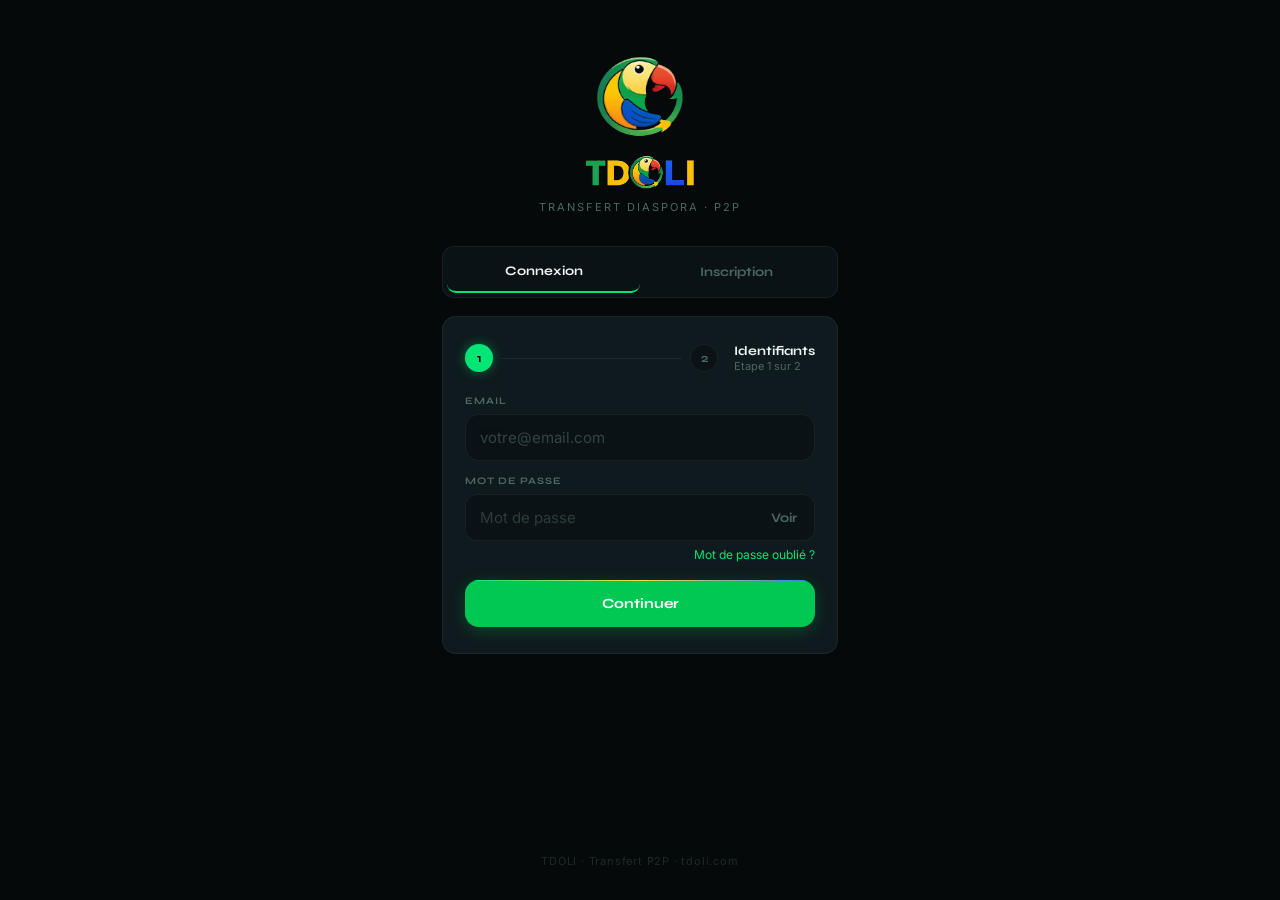
<file: tdoli-request.html>
<!DOCTYPE html>
<html lang="fr">
<head>
<meta charset="UTF-8">
<meta name="viewport" content="width=device-width, initial-scale=1.0, maximum-scale=1.0, user-scalable=no">
<title>TDOLI — Demandes</title>
<link href="https://fonts.googleapis.com/css2?family=Syne:wght@700;800&family=Inter:wght@400;500;600;700&display=swap" rel="stylesheet">
<style>
:root{
 --bg:#05090a;--surface:#0b1215;--card:#0f1a1e;
 --green:#00e676;--green-dim:#00c853;--green-glow:rgba(0,230,118,0.10);
 --yellow:#ffd740;--blue:#2979ff;--red:#ff1744;
 --text:#ecf4f0;--text-2:#90a8a0;--text-3:#4a6860;
 --border:rgba(255,255,255,0.06);--border-active:rgba(0,230,118,0.22);
 --r:12px;
 --shadow:0 2px 20px rgba(0,0,0,0.5);
}
*{margin:0;padding:0;box-sizing:border-box;-webkit-tap-highlight-color:transparent;}
body{font-family:'Inter',sans-serif;background:var(--bg);color:var(--text);min-height:100vh;padding-bottom:88px;overflow-x:hidden;}

.topbar{position:sticky;top:0;z-index:100;background:rgba(5,9,10,0.96);backdrop-filter:blur(24px);-webkit-backdrop-filter:blur(24px);border-bottom:1px solid var(--border);padding:12px 20px;display:flex;align-items:center;justify-content:space-between;gap:10px;}
.topbar-left{display:flex;align-items:center;gap:10px;flex-shrink:0;}
.topbar-center{flex:1;text-align:center;}
.topbar-title{font-family:'Syne',sans-serif;font-size:14px;font-weight:700;color:var(--text-2);}
.topbar-right{display:flex;align-items:center;gap:8px;flex-shrink:0;width:38px;}
.user-avatar-btn{width:38px;height:38px;border-radius:50%;background:linear-gradient(135deg,var(--green-dim),var(--blue));display:flex;align-items:center;justify-content:center;font-family:'Syne',sans-serif;font-size:13px;font-weight:800;color:#fff;cursor:pointer;text-decoration:none;flex-shrink:0;border:1.5px solid var(--border-active);overflow:hidden;}
.user-avatar-btn img{width:100%;height:100%;object-fit:cover;border-radius:50%;}

.content{position:relative;z-index:1;padding:16px 20px;max-width:480px;margin:0 auto;}
.filter-tabs{display:flex;gap:8px;padding:0 20px 14px;overflow-x:auto;scrollbar-width:none;max-width:480px;margin:0 auto;}
.filter-tabs::-webkit-scrollbar{display:none;}
.filter-tab{flex-shrink:0;padding:7px 16px;background:var(--surface);border:1px solid var(--border);border-radius:24px;color:var(--text-3);font-family:'Syne',sans-serif;font-size:12px;font-weight:700;cursor:pointer;transition:all 0.2s;}
.filter-tab.active{background:var(--green-glow);border-color:var(--border-active);color:var(--green);}

.req-list{display:flex;flex-direction:column;gap:8px;}
.req-item{background:var(--card);border:1px solid var(--border);border-radius:var(--r);padding:14px 16px;display:flex;align-items:center;gap:12px;cursor:pointer;transition:background 0.2s;animation:cardIn 0.35s cubic-bezier(0.19,1,0.22,1) both;position:relative;overflow:hidden;}
@keyframes cardIn{from{opacity:0;transform:translateY(6px);}to{opacity:1;transform:translateY(0);}}
.req-item:active{background:var(--surface);}
.req-thumb{width:48px;height:48px;border-radius:10px;flex-shrink:0;background:linear-gradient(135deg,rgba(0,200,83,0.12),rgba(41,121,255,0.12));border:1px solid var(--border-active);display:flex;align-items:center;justify-content:center;font-size:20px;}
.req-body{flex:1;min-width:0;}
.req-code{font-size:10px;color:var(--text-3);font-family:'Syne',sans-serif;font-weight:700;letter-spacing:0.5px;margin-bottom:2px;}
.req-amt{font-family:'Syne',sans-serif;font-size:16px;font-weight:800;letter-spacing:-0.3px;}
.req-dir{font-size:12px;color:var(--text-2);margin-top:2px;}
.req-badge{font-family:'Syne',sans-serif;font-size:10px;font-weight:700;padding:4px 10px;border-radius:20px;flex-shrink:0;align-self:center;white-space:nowrap;}
.req-badge.wait{background:rgba(255,215,64,0.1);color:var(--yellow);border:1px solid rgba(255,215,64,0.3);}
.req-badge.progress{background:rgba(0,230,118,0.08);color:var(--green);border:1px solid rgba(0,230,118,0.25);}
.req-badge.done{background:rgba(41,121,255,0.08);color:var(--blue);border:1px solid rgba(41,121,255,0.25);}
.req-badge.fail{background:rgba(255,23,68,0.08);color:var(--red);border:1px solid rgba(255,23,68,0.25);}
.req-badge.off{background:rgba(255,255,255,0.04);color:var(--text-3);border:1px solid var(--border);}

.empty-state{text-align:center;padding:60px 20px;}
.empty-title{font-family:'Syne',sans-serif;font-size:16px;font-weight:700;margin-bottom:8px;}
.empty-sub{font-size:13px;color:var(--text-3);line-height:1.6;}
.loading-wrap{display:flex;justify-content:center;padding:50px;}
.loader{width:30px;height:30px;position:relative;}
.loader::before,.loader::after{content:'';position:absolute;inset:0;border-radius:50%;border:2px solid transparent;animation:spin 1s linear infinite;}
.loader::before{border-top-color:var(--green);}.loader::after{border-bottom-color:var(--blue);animation-duration:1.5s;animation-direction:reverse;}
@keyframes spin{to{transform:rotate(360deg);}}
.fab{position:fixed;bottom:92px;right:20px;z-index:60;width:54px;height:54px;border-radius:50%;background:var(--green-dim);border:none;color:#fff;font-size:22px;cursor:pointer;box-shadow:0 4px 20px rgba(0,200,83,0.35);display:flex;align-items:center;justify-content:center;transition:transform 0.2s;}
.fab:active{transform:scale(0.9);}

.bottom-nav{position:fixed;bottom:max(14px, env(safe-area-inset-bottom));left:14px;right:14px;z-index:100;width:auto;max-width:440px;background:rgba(13,20,22,0.88);backdrop-filter:blur(28px);-webkit-backdrop-filter:blur(28px);border:1px solid rgba(255,255,255,0.09);border-radius:999px;padding:6px;display:flex;box-shadow:0 14px 36px rgba(0,0,0,0.55),0 2px 10px rgba(0,0,0,0.35),inset 0 1px 0 rgba(255,255,255,0.04);margin:0 auto;}
.nav-item{flex:1;display:flex;flex-direction:column;align-items:center;gap:2px;padding:7px 4px;color:var(--text-3);font-size:8.5px;font-family:'Syne',sans-serif;font-weight:700;letter-spacing:0.6px;text-transform:uppercase;text-decoration:none;transition:color 0.2s;border-radius:999px;}
.nav-item.active{color:var(--green);}
.nav-icon{width:38px;height:26px;border-radius:999px;display:flex;align-items:center;justify-content:center;}
.nav-item.active .nav-icon{background:rgba(0,230,118,0.16);}
.nav-icon-wrap{position:relative;}
.nav-badge{position:absolute;top:-4px;right:-4px;min-width:16px;height:16px;border-radius:8px;font-size:9px;font-weight:800;display:none;align-items:center;justify-content:center;padding:0 3px;}.nav-badge.show{display:flex;}.nav-badge.red{background:var(--red);color:#fff;}
svg{fill:none;stroke:currentColor;stroke-width:1.8;stroke-linecap:round;stroke-linejoin:round;}

.overlay{position:fixed;inset:0;z-index:300;background:rgba(0,0,0,0.65);backdrop-filter:blur(8px);display:none;align-items:flex-end;}
.overlay.open{display:flex;}
.sheet{background:var(--card);border:1px solid var(--border);border-top:1px solid var(--border-active);border-radius:22px 22px 0 0;padding:0 22px 48px;width:100%;max-width:480px;margin:0 auto;animation:slideUp 0.35s cubic-bezier(0.19,1,0.22,1);box-shadow:0 -8px 40px rgba(0,0,0,0.5);max-height:90vh;overflow-y:auto;}
@keyframes slideUp{from{transform:translateY(100%);opacity:0;}to{transform:translateY(0);opacity:1;}}
.sheet-handle-row{padding:16px 0 18px;display:flex;justify-content:center;position:sticky;top:0;background:var(--card);z-index:1;}
.sheet-handle{width:34px;height:3px;border-radius:2px;background:var(--border);}
.sheet-title{font-family:'Syne',sans-serif;font-size:18px;font-weight:800;margin-bottom:20px;}

.form-group{margin-bottom:14px;}
.form-label{display:block;font-size:11px;font-weight:500;color:var(--text-3);margin-bottom:8px;letter-spacing:1px;text-transform:uppercase;}
.form-input,.form-select,.form-textarea{width:100%;padding:14px 16px;background:var(--surface);border:1px solid var(--border);border-radius:12px;color:var(--text);font-family:'Inter',sans-serif;font-size:16px;-webkit-appearance:none;transition:all 0.2s;}
.form-textarea{resize:none;height:80px;font-size:14px;}
.form-row{display:flex;gap:10px;}.form-row .form-group{flex:1;}
.method-tabs{display:flex;gap:6px;margin-bottom:14px;flex-wrap:wrap;}
.method-tab{padding:7px 12px;background:var(--surface);border:1px solid var(--border);border-radius:20px;font-family:'Syne',sans-serif;font-size:11px;font-weight:700;color:var(--text-3);cursor:pointer;transition:all 0.2s;}
.method-tab.active{background:var(--green-glow);border-color:var(--border-active);color:var(--green);}
.method-fields{display:none;}.method-fields.show{display:block;}

.btn-primary{width:100%;padding:15px;background:var(--green-dim);color:#fff;border:none;border-radius:var(--r);font-family:'Syne',sans-serif;font-size:14px;font-weight:700;cursor:pointer;margin-top:4px;position:relative;overflow:hidden;}
.btn-primary::after{content:'';position:absolute;top:0;left:0;right:0;height:1px;background:linear-gradient(90deg,var(--green),var(--yellow),var(--blue));}
.btn-primary:disabled{opacity:0.35;cursor:not-allowed;}
.btn-primary.danger{background:linear-gradient(135deg,#c0392b,#8e1a1a);}
.btn-cancel{width:100%;padding:12px;background:transparent;color:var(--text-3);border:1px solid var(--border);border-radius:12px;font-family:'Syne',sans-serif;font-size:13px;font-weight:600;cursor:pointer;margin-top:8px;}
.msg{display:none;padding:11px 14px;border-radius:10px;font-size:13px;margin-top:10px;}
.msg.error{background:rgba(255,68,68,0.08);border:1px solid rgba(255,68,68,0.2);color:#ff6b6b;}
.msg.show{display:block;}
.spinner{display:inline-block;width:14px;height:14px;border:2px solid rgba(255,255,255,0.2);border-top-color:#fff;border-radius:50%;animation:spin 0.5s linear infinite;vertical-align:middle;margin-right:6px;}
.toast{position:fixed;bottom:100px;left:50%;transform:translateX(-50%) translateY(8px);color:#fff;font-family:'Syne',sans-serif;font-size:13px;font-weight:700;padding:11px 22px;border-radius:30px;z-index:400;opacity:0;pointer-events:none;white-space:nowrap;transition:opacity 0.25s,transform 0.25s;box-shadow:0 4px 20px rgba(0,0,0,0.4);}
.toast.show{opacity:1;transform:translateX(-50%) translateY(0);}

/* Détail demande */
.detail-amount-row{background:var(--surface);border:1px solid var(--border);border-radius:10px;padding:12px 14px;display:flex;align-items:center;justify-content:space-between;margin-bottom:14px;}
.detail-amt{font-family:'Syne',sans-serif;font-size:22px;font-weight:800;}
.detail-cur{font-size:13px;color:var(--text);font-family:'Syne',sans-serif;font-weight:700;margin-left:4px;}
.detail-arrow{font-size:13px;color:var(--text-3);}
.detail-code-row{display:flex;align-items:center;justify-content:space-between;margin-bottom:12px;}
.detail-code{font-family:'Syne',sans-serif;font-size:13px;color:var(--text-3);letter-spacing:0.5px;}
.section-label{font-size:11px;color:var(--text-3);font-family:'Syne',sans-serif;font-weight:700;letter-spacing:0.8px;text-transform:uppercase;margin:18px 0 10px;}
.section-label:first-child{margin-top:0;}
.stepper{display:flex;align-items:flex-start;margin-bottom:14px;}
.step{flex:1;display:flex;flex-direction:column;align-items:center;gap:5px;position:relative;}
.step:not(:last-child)::after{content:'';position:absolute;top:11px;left:50%;right:-50%;height:1px;background:var(--border);z-index:0;}
.step.done:not(:last-child)::after{background:var(--green);opacity:0.4;}
.step-dot{width:22px;height:22px;border-radius:50%;display:flex;align-items:center;justify-content:center;font-size:10px;font-family:'Syne',sans-serif;font-weight:700;z-index:1;position:relative;}
.step-dot.done{background:var(--green);color:#000;}
.step-dot.active{background:var(--yellow);color:#000;animation:stepGlow 1.5s ease infinite;}
.step-dot.pending{background:var(--surface);color:var(--text-3);border:1px solid var(--border);}
.step-dot.fail{background:var(--red);color:#fff;}
@keyframes stepGlow{0%,100%{box-shadow:0 0 6px rgba(252,209,22,0.4);}50%{box-shadow:0 0 14px rgba(252,209,22,0.7);}}
.step-label{font-size:9px;color:var(--text-3);text-align:center;line-height:1.3;max-width:56px;}
.instruction-box{background:rgba(252,209,22,0.06);border:1px solid rgba(252,209,22,0.2);border-radius:10px;padding:12px 14px;margin-bottom:14px;}
.instruction-title{font-size:11px;font-weight:700;font-family:'Syne',sans-serif;color:var(--yellow);margin-bottom:4px;}
.instruction-text{font-size:13px;color:var(--text-2);line-height:1.5;}
.leg-card{background:var(--surface);border:1px solid var(--border);border-radius:12px;padding:14px;margin-bottom:10px;}
.leg-top{display:flex;align-items:center;justify-content:space-between;margin-bottom:8px;}
.leg-amt{font-family:'Syne',sans-serif;font-size:16px;font-weight:800;}
.leg-sub{font-size:12px;color:var(--text-3);margin-bottom:10px;}
.proof-upload-area{border:2px dashed var(--border-active);border-radius:12px;padding:18px;text-align:center;cursor:pointer;margin-bottom:12px;transition:all 0.2s;}
.proof-upload-area:active{background:var(--green-glow);}
</style>
</head>
<body>

<div class="topbar">
 <div class="topbar-left"><a href="/tdoli-profile.html" class="user-avatar-btn" id="avatarBtn">?</a></div>
 <div class="topbar-center"><span class="topbar-title">Mes Demandes</span></div>
 <div class="topbar-right"></div>
</div>

<div class="filter-tabs">
 <div class="filter-tab active" onclick="setFilter('all',this)">Toutes</div>
 <div class="filter-tab" onclick="setFilter('progress',this)">En cours</div>
 <div class="filter-tab" onclick="setFilter('done',this)">Terminées</div>
 <div class="filter-tab" onclick="setFilter('fail',this)">Problème</div>
</div>

<div class="content"><div id="reqList"><div class="loading-wrap"><div class="loader"></div></div></div></div>

<button class="fab" onclick="openCreateSheet()">+</button>

<nav class="bottom-nav">
  <a class="nav-item" href="/tdoli-feed.html" onclick="navTo(event,this)">
    <div class="nav-icon"><svg viewBox="0 0 24 24" width="20" height="20"><path d="M3 9l9-7 9 7v11a2 2 0 01-2 2H5a2 2 0 01-2-2z"/><polyline points="9 22 9 12 15 12 15 22"/></svg></div>
    <span>Feed</span>
  </a>
  <a class="nav-item active" href="/tdoli-request.html">
    <div class="nav-icon"><svg viewBox="0 0 24 24" width="20" height="20"><line x1="22" y1="2" x2="11" y2="13"/><polygon points="22 2 15 22 11 13 2 9 22 2"/></svg></div>
    <span>Demandes</span>
  </a>
  <a class="nav-item" href="/tdoli-deals.html" onclick="navTo(event,this)">
    <div class="nav-icon"><svg viewBox="0 0 24 24" width="20" height="20"><polyline points="17 1 21 5 17 9"/><path d="M3 11V9a4 4 0 014-4h14"/><polyline points="7 23 3 19 7 15"/><path d="M21 13v2a4 4 0 01-4 4H3"/></svg></div>
    <span>Deals</span>
  </a>
  <a class="nav-item" href="/tdoli-messages.html" onclick="navTo(event,this)">
    <div class="nav-icon-wrap">
      <div class="nav-icon"><svg viewBox="0 0 24 24" width="20" height="20"><path d="M21 15a2 2 0 01-2 2H7l-4 4V5a2 2 0 012-2h14a2 2 0 012 2z"/></svg></div>
      <div class="nav-badge red" id="msgBadge"></div>
    </div>
    <span>Messages</span>
  </a>
  <a class="nav-item" href="/tdoli-profile.html" onclick="navTo(event,this)">
    <div class="nav-icon"><svg viewBox="0 0 24 24" width="20" height="20"><path d="M20 21v-2a4 4 0 00-4-4H8a4 4 0 00-4 4v2"/><circle cx="12" cy="7" r="4"/></svg></div>
    <span>Profil</span>
  </a>
</nav>

<!-- Sheet créer une demande -->
<div class="overlay" id="createOverlay" onclick="closeOnOverlay(event,'createOverlay')">
 <div class="sheet">
 <div class="sheet-handle-row"><div class="sheet-handle"></div></div>
 <div class="sheet-title">Nouvelle demande</div>
 <div style="font-size:12px;color:var(--text-3);margin-bottom:16px;line-height:1.5;">TDOLI s'occupe de tout automatiquement — tu n'as qu'une seule demande à suivre, du début à la fin.</div>

 <div class="form-row">
 <div class="form-group"><label class="form-label">Tu envoies</label><input class="form-input" type="text" id="rq-amount" placeholder="ex: 50" inputmode="decimal"></div>
 <div class="form-group"><label class="form-label">Devise</label>
 <select class="form-select" id="rq-currency">
 <option value="EUR">EUR</option><option value="XAF">XAF</option><option value="XOF">XOF</option><option value="USD">USD</option><option value="CAD">CAD</option><option value="GBP">GBP</option><option value="MAD">MAD</option><option value="GHS">GHS</option><option value="NGN">NGN</option>
 </select>
 </div>
 </div>

 <div class="form-row">
 <div class="form-group"><label class="form-label">De</label>
 <select class="form-select" id="rq-from">
 <option value="France">🇫🇷 France</option><option value="Gabon">🇬🇦 Gabon</option><option value="Etats-Unis">🇺🇸 Etats-Unis</option><option value="Canada">🇨🇦 Canada</option><option value="Burkina Faso">🇧🇫 Burkina Faso</option><option value="Belgique">🇧🇪 Belgique</option><option value="Suisse">🇨🇭 Suisse</option>
 </select>
 </div>
 <div class="form-group"><label class="form-label">Vers</label>
 <select class="form-select" id="rq-to">
 <option value="Gabon">🇬🇦 Gabon</option><option value="France">🇫🇷 France</option><option value="Etats-Unis">🇺🇸 Etats-Unis</option><option value="Canada">🇨🇦 Canada</option><option value="Burkina Faso">🇧🇫 Burkina Faso</option><option value="Belgique">🇧🇪 Belgique</option><option value="Suisse">🇨🇭 Suisse</option>
 </select>
 </div>
 </div>

 <div class="form-row">
 <div class="form-group"><label class="form-label">Le bénéficiaire reçoit</label><input class="form-input" type="text" id="rq-target-amount" placeholder="ex: 32800" inputmode="decimal"></div>
 <div class="form-group"><label class="form-label">Devise</label>
 <select class="form-select" id="rq-target-currency">
 <option value="XAF">XAF</option><option value="EUR">EUR</option><option value="XOF">XOF</option><option value="USD">USD</option><option value="CAD">CAD</option><option value="GBP">GBP</option><option value="MAD">MAD</option><option value="GHS">GHS</option><option value="NGN">NGN</option>
 </select>
 </div>
 </div>

 <div class="section-label">Coordonnées du bénéficiaire</div>
 <div class="form-group"><label class="form-label">Nom complet</label><input class="form-input" type="text" id="rq-benef-name" placeholder="Jean Dupont"></div>
 <div class="method-tabs">
 <div class="method-tab active" id="rqm-mm" onclick="setReqMethod('mobilemoney',this)">Mobile Money</div>
 <div class="method-tab" id="rqm-vir" onclick="setReqMethod('virement',this)">Virement</div>
 <div class="method-tab" id="rqm-pp" onclick="setReqMethod('paypal',this)">PayPal</div>
 <div class="method-tab" id="rqm-wero" onclick="setReqMethod('wero',this)">Wero</div>
 <div class="method-tab" id="rqm-cash" onclick="setReqMethod('especes',this)">Espèces</div>
 </div>
 <div id="rq-fields-mobilemoney" class="method-fields show">
 <div class="form-group"><label class="form-label">Numéro Mobile Money</label><input class="form-input" type="tel" id="rq-phone" placeholder="+241 06 00 00 00" inputmode="tel"></div>
 <div class="form-group"><label class="form-label">Opérateur</label>
 <select class="form-select" id="rq-operateur"><option value="">Sélectionner…</option><option value="Airtel Money">Airtel Money</option><option value="Moov Money">Moov Money</option><option value="Orange Money">Orange Money</option></select>
 </div>
 </div>
 <div id="rq-fields-virement" class="method-fields">
 <div class="form-group"><label class="form-label">IBAN</label><input class="form-input" type="text" id="rq-iban" placeholder="FR76…"></div>
 <div class="form-group"><label class="form-label">Banque</label><input class="form-input" type="text" id="rq-banque" placeholder="BNP, Société Générale…"></div>
 </div>
 <div id="rq-fields-paypal" class="method-fields">
 <div class="form-group"><label class="form-label">Email PayPal</label><input class="form-input" type="email" id="rq-paypal" placeholder="beneficiaire@email.com"></div>
 </div>
 <div id="rq-fields-wero" class="method-fields">
 <div class="form-group"><label class="form-label">Numéro Wero</label><input class="form-input" type="tel" id="rq-wero" placeholder="+33 6 12 34 56 78" inputmode="tel"></div>
 </div>
 <div id="rq-fields-especes" class="method-fields">
 <div class="form-group"><label class="form-label">Ville / lieu de remise</label><input class="form-input" type="text" id="rq-ville" placeholder="Ex: Libreville centre…"></div>
 </div>

 <button class="btn-primary" id="btn-create-request" onclick="submitRequest()">Envoyer la demande</button>
 <button class="btn-cancel" onclick="closeSheet('createOverlay')">Annuler</button>
 <div class="msg" id="msg-create"></div>
 </div>
</div>

<!-- Sheet détail demande -->
<div class="overlay" id="detailOverlay" onclick="closeOnOverlay(event,'detailOverlay')">
 <div class="sheet"><div class="sheet-handle-row"><div class="sheet-handle"></div></div><div id="detailContent"></div></div>
</div>

<!-- Sheet preuve d'envoi (collecte) -->
<div class="overlay" id="proofOverlay" onclick="closeOnOverlay(event,'proofOverlay')">
 <div class="sheet">
 <div class="sheet-handle-row"><div class="sheet-handle"></div></div>
 <div class="sheet-title">Confirmer l'envoi</div>
 <div style="font-size:13px;color:var(--text-3);margin-bottom:16px;line-height:1.5;">Confirme que tu as bien envoyé tes fonds.</div>
 <div class="proof-upload-area" onclick="document.getElementById('rp-file-input').click()">
 <div style="font-size:26px;margin-bottom:6px;">📎</div>
 <div style="font-family:'Syne',sans-serif;font-size:13px;font-weight:700;color:var(--green);">Ajouter une preuve (optionnel)</div>
 <div style="font-size:11px;color:var(--text-3);margin-top:4px;">Photo ou PDF — max 10MB</div>
 </div>
 <input type="file" id="rp-file-input" accept="image/*,.pdf" style="display:none" onchange="previewReqProof(this)">
 <div id="rp-preview" style="font-size:12px;color:var(--green-dim);margin-bottom:12px;"></div>
 <button class="btn-primary" id="btn-rp-cash" onclick="confirmCollectSend(false)">Je confirme avoir envoyé (espèces / hors app)</button>
 <button class="btn-primary" id="btn-rp-proof" onclick="confirmCollectSend(true)" style="display:none;background:linear-gradient(135deg,#b8860b,#ffd740);color:#000;">Confirmer avec la preuve jointe</button>
 <button class="btn-cancel" onclick="closeSheet('proofOverlay')">Annuler</button>
 <div class="msg" id="msg-proof"></div>
 </div>
</div>

<!-- Sheet litige jambe -->
<div class="overlay" id="disputeOverlay" onclick="closeOnOverlay(event,'disputeOverlay')">
 <div class="sheet">
 <div class="sheet-handle-row"><div class="sheet-handle"></div></div>
 <div class="sheet-title" style="color:var(--red);">Signaler un problème</div>
 <div class="form-group"><textarea class="form-textarea" id="dispute-desc" placeholder="Décris ce qui s'est passé…"></textarea></div>
 <button class="btn-primary danger" id="btn-submit-dispute" onclick="submitLegDispute()">Envoyer le signalement</button>
 <button class="btn-cancel" onclick="closeSheet('disputeOverlay')">Annuler</button>
 <div class="msg" id="msg-dispute"></div>
 </div>
</div>

<div class="toast" id="toast"></div>

<script>
const API = 'https://tdoli-backend.onrender.com';
const token = localStorage.getItem('tdoli_token');
const email = localStorage.getItem('tdoli_email');
const username = localStorage.getItem('tdoli_username') || email?.split('@')[0] || '?';

if (!token) { window.location.replace('/tdoli-auth.html'); }

function navTo(e, el) {
 if (el.classList.contains('active')) return;
 e.preventDefault();
 if (navigator.vibrate) navigator.vibrate(30);
 document.body.style.transition = 'opacity 0.13s ease';
 document.body.style.opacity = '0';
 setTimeout(() => { window.location.href = el.href; }, 130);
}

function getInitials(name) {
 const p = (name||'?').trim().split(' ').filter(x=>x.length>0);
 return p.length>=2 ? (p[0][0]+p[p.length-1][0]).toUpperCase() : (name||'??').substring(0,2).toUpperCase();
}
(function(){
 const btn = document.getElementById('avatarBtn');
 const av = localStorage.getItem('tdoli_avatar');
 const ini = getInitials(username);
 if(btn) btn.innerHTML = av ? '<img src="'+av+'" alt="'+ini+'">' : ini;
})();

function escapeHtml(s) {
 return String(s).replace(/[&<>"']/g, c => ({'&':'&amp;','<':'&lt;','>':'&gt;','"':'&quot;',"'":'&#39;'}[c]));
}
async function safeJson(res) {
 const text = await res.text();
 try { return { ok: res.ok, status: res.status, data: JSON.parse(text) }; }
 catch(e) { return { ok: false, status: res.status, data: null }; }
}
function showToast(msg, color) {
 const t = document.getElementById('toast');
 t.textContent=msg; t.style.background=color||'var(--green-dim)';
 t.classList.add('show'); setTimeout(()=>t.classList.remove('show'),3500);
}
function showMsg(id, text) { const el=document.getElementById(id); el.className='msg error show'; el.textContent=text; }
function closeSheet(id) { document.getElementById(id).classList.remove('open'); if(id==='detailOverlay') stopPolling(); }
function closeOnOverlay(e,id) { if(e.target===document.getElementById(id)) closeSheet(id); }
function timeAgo(d) {
 if(!d) return '';
 const diff=Date.now()-new Date(d).getTime(), m=Math.floor(diff/60000);
 if(m<1) return "À l'instant"; if(m<60) return m+' min';
 const h=Math.floor(m/60); if(h<24) return h+'h'; return Math.floor(h/24)+'j';
}

// ── Liste des demandes ──────────────────────────────────────────
let allRequests = [], currentFilter = 'all';

function statusGroup(status) {
 if (['pending_collector','awaiting_collector_approval','collecting','dispatching_payers','paying_out'].includes(status)) return 'progress';
 if (status === 'completed') return 'done';
 if (['no_agent_available','no_liquidity_payout','partial_failure','dispute'].includes(status)) return 'fail';
 if (status === 'cancelled') return 'off';
 return 'progress';
}
function statusLabel(status) {
 const map = {
  pending_collector: 'Traitement en cours…', awaiting_collector_approval: 'Traitement en cours',
  collecting: 'Collecte en cours', dispatching_payers: 'Répartition…', paying_out: 'Paiement en cours',
  completed: 'Terminée', no_agent_available: 'Indisponible pour l\'instant', no_liquidity_payout: 'Indisponible pour l\'instant',
  partial_failure: 'Partiellement payée', cancelled: 'Annulée', dispute: 'Litige'
 };
 return map[status] || status;
}

function renderRequests(data) {
 if (!data.length) {
  document.getElementById('reqList').innerHTML = '<div class="empty-state"><div class="empty-title">Aucune demande</div><div class="empty-sub">Crée une demande et TDOLI s\'occupe du reste.</div></div>';
  return;
 }
 const list = document.createElement('div');
 list.className = 'req-list';
 data.forEach((r,i) => {
  const grp = statusGroup(r.status);
  const div = document.createElement('div');
  div.className = 'req-item';
  div.style.animationDelay = (i*0.04)+'s';
  div.addEventListener('click', () => openRequestDetail(r._id));
  div.innerHTML =
   '<div class="req-thumb">📨</div>'+
   '<div class="req-body">'+
   '<div class="req-code">'+escapeHtml(r.requestCode||'')+'</div>'+
   '<div class="req-amt">'+Number(r.amount).toLocaleString('fr-FR')+' '+r.currency+'</div>'+
   '<div class="req-dir">'+escapeHtml(r.fromCountry||'?')+' → '+escapeHtml(r.toCountry||'?')+'</div>'+
   '</div>'+
   '<div class="req-badge '+grp+'">'+statusLabel(r.status)+'</div>';
  list.appendChild(div);
 });
 document.getElementById('reqList').innerHTML = '';
 document.getElementById('reqList').appendChild(list);
}

function setFilter(f, el) {
 currentFilter = f;
 document.querySelectorAll('.filter-tab').forEach(t=>t.classList.remove('active'));
 el.classList.add('active');
 const filtered = f==='all' ? allRequests : allRequests.filter(r=>statusGroup(r.status)===f);
 renderRequests(filtered);
}

async function loadRequests(silent) {
 if (!silent) document.getElementById('reqList').innerHTML = '<div class="loading-wrap"><div class="loader"></div></div>';
 try {
  const r = await safeJson(await fetch(API+'/requests/mine', {headers:{'Authorization':'Bearer '+token}}));
  if (r.status===401) { localStorage.clear(); window.location.replace('/tdoli-auth.html'); return; }
  allRequests = (r.ok && Array.isArray(r.data)) ? r.data : [];
  const filtered = currentFilter==='all' ? allRequests : allRequests.filter(x=>statusGroup(x.status)===currentFilter);
  renderRequests(filtered);
 } catch(e) {
  document.getElementById('reqList').innerHTML = '<div class="empty-state"><div class="empty-title">Erreur réseau</div><div class="empty-sub">Impossible de charger tes demandes.</div></div>';
 }
}

// ── Créer une demande ───────────────────────────────────────────
let reqMethod = 'mobilemoney';
function setReqMethod(m, el) {
 reqMethod = m;
 document.querySelectorAll('.method-tab').forEach(t=>t.classList.remove('active'));
 el.classList.add('active');
 document.querySelectorAll('.method-fields').forEach(f=>f.classList.remove('show'));
 document.getElementById('rq-fields-'+m).classList.add('show');
}
function openCreateSheet() { document.getElementById('createOverlay').classList.add('open'); }

function buildBeneficiaryInfo() {
 const name = document.getElementById('rq-benef-name').value.trim();
 if (!name) return null;
 const info = { name, method: reqMethod };
 if (reqMethod === 'mobilemoney') {
  info.phone = document.getElementById('rq-phone').value.trim();
  info.operateur = document.getElementById('rq-operateur').value;
 } else if (reqMethod === 'virement') {
  info.iban = document.getElementById('rq-iban').value.trim();
  info.banque = document.getElementById('rq-banque').value.trim();
 } else if (reqMethod === 'paypal') {
  info.paypal = document.getElementById('rq-paypal').value.trim();
 } else if (reqMethod === 'wero') {
  info.wero = document.getElementById('rq-wero').value.trim();
 } else if (reqMethod === 'especes') {
  info.ville = document.getElementById('rq-ville').value.trim();
 }
 return info;
}

async function submitRequest() {
 const amount = parseFloat((document.getElementById('rq-amount').value||'').replace(',','.'));
 const currency = document.getElementById('rq-currency').value;
 const fromCountry = document.getElementById('rq-from').value;
 const toCountry = document.getElementById('rq-to').value;
 const targetAmountRaw = document.getElementById('rq-target-amount').value;
 const targetAmount = targetAmountRaw ? parseFloat(targetAmountRaw.replace(',','.')) : amount;
 const targetCurrency = document.getElementById('rq-target-currency').value;
 const beneficiaryPaymentInfo = buildBeneficiaryInfo();

 if (!amount || amount <= 0) { showMsg('msg-create','Montant invalide'); return; }
 if (!beneficiaryPaymentInfo) { showMsg('msg-create','Renseigne le nom du bénéficiaire'); return; }

 const btn = document.getElementById('btn-create-request');
 btn.disabled = true; btn.innerHTML = '<span class="spinner"></span>Envoi…';
 try {
  const r = await safeJson(await fetch(API+'/request', {
   method:'POST', headers:{'Content-Type':'application/json','Authorization':'Bearer '+token},
   body: JSON.stringify({ amount, currency, fromCountry, toCountry, targetAmount, targetCurrency, beneficiaryPaymentInfo })
  }));
  if (r.ok) {
   closeSheet('createOverlay');
   showToast('Demande envoyée — traitement en cours…');
   loadRequests();
  } else {
   showMsg('msg-create', (r.data&&r.data.message) || 'Erreur');
  }
 } catch(e) { showMsg('msg-create','Erreur réseau'); }
 btn.disabled = false; btn.innerHTML = 'Envoyer la demande';
}

// ── Détail d'une demande ────────────────────────────────────────
let currentRequestId = null, pollTimer = null;

function openRequestDetail(id) {
 currentRequestId = id;
 document.getElementById('detailOverlay').classList.add('open');
 document.getElementById('detailContent').innerHTML = '<div class="loading-wrap"><div class="loader"></div></div>';
 loadRequestDetail(id);
 startPolling(id);
}
function startPolling(id) {
 stopPolling();
 pollTimer = setInterval(() => loadRequestDetail(id, true), 7000);
}
function stopPolling() { if (pollTimer) { clearInterval(pollTimer); pollTimer = null; } }

function collectStepState(request, deal) {
 // Retourne l'index de l'étape active (0-4) pour la frise de collecte.
 if (!deal) return { steps: [
   {label:'Traitement', done:true}, {label:'Pris en charge', done:false},
   {label:'Envoi', done:false}, {label:'Réception', done:false}
 ], action: null };
 const steps = [
  {label:'Traitement', done:true},
  {label:'Pris en charge', done: deal.status !== 'awaiting_approval' || true},
  {label:'Envoi', done: !!deal.confirmedByReceiver},
  {label:'Réception', done: !!deal.receivedBySender}
 ];
 let active = steps.findIndex(s => !s.done);
 if (active === -1) active = steps.length;
 return steps.map((s,i) => ({...s, active: i===active}));
}

function legStatusLabel(s) {
 const map = { assigned:'Traitement en cours', accepted:'Paiement en cours', paid:'Payé — en attente de ta confirmation', confirmed:'Confirmé ✓', refused:'Nouvelle tentative en cours', expired:'Nouvelle tentative en cours', disputed:'Litige en cours', cancelled:'Annulée' };
 return map[s] || s;
}
function legStatusClass(s) {
 if (s==='confirmed') return 'done'; if (s==='paid') return 'progress';
 if (['refused','expired','disputed','cancelled'].includes(s)) return 'fail';
 return 'wait';
}

async function loadRequestDetail(id, silent) {
 try {
  const r = await safeJson(await fetch(API+'/request/'+id, {headers:{'Authorization':'Bearer '+token}}));
  if (!r.ok) { if(!silent) document.getElementById('detailContent').innerHTML = '<div class="empty-state"><div class="empty-title">Introuvable</div></div>'; return; }
  renderRequestDetail(r.data.request, r.data.collectorDeal, r.data.legs || []);
  if (['completed','cancelled','no_agent_available','no_liquidity_payout'].includes(r.data.request.status)) stopPolling();
 } catch(e) { if(!silent) document.getElementById('detailContent').innerHTML = '<div class="empty-state"><div class="empty-title">Erreur réseau</div></div>'; }
}

function renderRequestDetail(request, deal, legs) {
 currentRequestId = request._id;
 const grp = statusGroup(request.status);
 let html = '';
 html += '<div class="detail-code-row"><div class="detail-code">'+escapeHtml(request.requestCode||'')+'</div><div class="req-badge '+grp+'">'+statusLabel(request.status)+'</div></div>';
 html += '<div class="detail-amount-row"><div><span class="detail-amt">'+Number(request.amount).toLocaleString('fr-FR')+'</span><span class="detail-cur">'+request.currency+'</span></div><div class="detail-arrow">→</div><div><span class="detail-amt">'+Number(request.targetAmount).toLocaleString('fr-FR')+'</span><span class="detail-cur">'+request.targetCurrency+'</span></div></div>';
 html += '<div style="font-size:12px;color:var(--text-3);margin-bottom:6px;">'+escapeHtml(request.fromCountry||'?')+' → '+escapeHtml(request.toCountry||'?')+'</div>';

 if (['no_agent_available','no_liquidity_payout'].includes(request.status)) {
  html += '<div class="instruction-box" style="background:rgba(255,23,68,0.06);border-color:rgba(255,23,68,0.2);"><div class="instruction-title" style="color:var(--red);">Indisponible pour l\'instant</div><div class="instruction-text">Réessaie plus tard ou contacte le support si le problème persiste.</div></div>';
 }

 // ── Étape 1 : collecte ──
 html += '<div class="section-label">Collecte</div>';
 const cs = collectStepState(request, deal);
 html += '<div class="stepper">' + cs.map(s => '<div class="step '+(s.done?'done':(s.active?'active':''))+'"><div class="step-dot '+(s.done?'done':(s.active?'active':'pending'))+'">'+(s.done?'✓':'')+'</div><div class="step-label">'+s.label+'</div></div>').join('') + '</div>';

 if (deal && deal.status === 'matched' && !deal.confirmedByReceiver) {
  html += '<div class="instruction-box"><div class="instruction-title">À toi de jouer</div><div class="instruction-text">Envoie tes fonds puis confirme ci-dessous.</div></div>';
  html += '<button class="btn-primary" onclick="openProofSheet()">J\'ai envoyé mes fonds</button>';
 } else if (deal && deal.confirmedByReceiver && !deal.receivedBySender) {
  html += '<div class="instruction-box"><div class="instruction-title">En attente</div><div class="instruction-text">Confirmation de réception en cours.</div></div>';
 } else if (!deal && request.status === 'pending_collector') {
  html += '<div class="instruction-box"><div class="instruction-title">Traitement en cours</div><div class="instruction-text">TDOLI traite ta demande sur ce corridor.</div></div>';
 } else if (deal && deal.status === 'awaiting_approval') {
  html += '<div class="instruction-box"><div class="instruction-title">Prise en charge</div><div class="instruction-text">Validation en cours.</div></div>';
 }

 // ── Étape 2 : répartition / paiement ──
 if (legs.length > 0) {
  html += '<div class="section-label">Paiement au bénéficiaire</div>';
  legs.forEach(leg => {
   html += '<div class="leg-card">';
   html += '<div class="leg-top"><span class="leg-amt">'+Number(leg.amount).toLocaleString('fr-FR')+' '+leg.currency+'</span><span class="req-badge '+legStatusClass(leg.status)+'">'+legStatusLabel(leg.status)+'</span></div>';
   html += '<div class="leg-sub">'+timeAgo(leg.updatedAt||leg.createdAt)+'</div>';
   if (leg.status === 'paid') {
    html += '<button class="btn-primary" style="margin-top:0;" onclick="confirmLegReceived(\''+request._id+'\',\''+leg._id+'\')">Confirmer la réception</button>';
    html += '<button class="btn-cancel" onclick="openDisputeSheet(\''+request._id+'\',\''+leg._id+'\')">Signaler un problème</button>';
   }
   html += '</div>';
  });
 } else if (['dispatching_payers','paying_out'].includes(request.status)) {
  html += '<div class="section-label">Paiement au bénéficiaire</div><div class="instruction-box"><div class="instruction-text">Organisation du paiement en cours…</div></div>';
 }

 if (['pending_collector','awaiting_collector_approval','no_agent_available'].includes(request.status)) {
  html += '<button class="btn-cancel" onclick="cancelRequest(\''+request._id+'\')">Annuler la demande</button>';
 }

 document.getElementById('detailContent').innerHTML = html;
}

let reqProofFile = null;
function openProofSheet() { reqProofFile = null; document.getElementById('rp-preview').innerHTML=''; document.getElementById('btn-rp-proof').style.display='none'; document.getElementById('proofOverlay').classList.add('open'); }
function previewReqProof(input) {
 reqProofFile = input.files[0] || null;
 document.getElementById('rp-preview').textContent = reqProofFile ? ('📎 '+reqProofFile.name) : '';
 document.getElementById('btn-rp-proof').style.display = reqProofFile ? 'block' : 'none';
}

async function collectDealId() {
 const r = await safeJson(await fetch(API+'/request/'+currentRequestId, {headers:{'Authorization':'Bearer '+token}}));
 return (r.ok && r.data.collectorDeal) ? r.data.collectorDeal._id : null;
}

async function confirmCollectSend(withProof) {
 const dealId = await collectDealId();
 if (!dealId) { showMsg('msg-proof','Deal introuvable'); return; }
 const btn = withProof ? document.getElementById('btn-rp-proof') : document.getElementById('btn-rp-cash');
 btn.disabled = true; btn.innerHTML = '<span class="spinner"></span>Envoi…';
 try {
  let proofUrl = null;
  if (withProof && reqProofFile) {
   const fd = new FormData(); fd.append('proof', reqProofFile);
   const up = await safeJson(await fetch(API+'/deal/'+dealId+'/proof-ocr', {method:'POST', headers:{'Authorization':'Bearer '+token}, body:fd}));
   if (up.data && up.data.code === 'OUT_OF_ORDER') { showMsg('msg-proof', up.data.message); btn.disabled=false; btn.innerHTML = withProof?'Confirmer avec la preuve jointe':'Je confirme avoir envoyé (espèces / hors app)'; return; }
   proofUrl = (up.data && up.data.proofUrl) || null;
  }
  const body = proofUrl ? { proofUrl } : { cashConfirmed: true };
  const r = await safeJson(await fetch(API+'/deal/'+dealId+'/confirm', {
   method:'POST', headers:{'Content-Type':'application/json','Authorization':'Bearer '+token}, body: JSON.stringify(body)
  }));
  if (r.ok) {
   closeSheet('proofOverlay');
   showToast('Envoi confirmé — traitement en cours');
   loadRequestDetail(currentRequestId);
  } else {
   showMsg('msg-proof', (r.data&&r.data.message)||'Erreur');
  }
 } catch(e) { showMsg('msg-proof','Erreur réseau'); }
 btn.disabled = false; btn.innerHTML = withProof?'Confirmer avec la preuve jointe':'Je confirme avoir envoyé (espèces / hors app)';
}

async function confirmLegReceived(requestId, legId) {
 try {
  const r = await safeJson(await fetch(API+'/request/'+requestId+'/leg/'+legId+'/confirm-received', {method:'POST', headers:{'Authorization':'Bearer '+token}}));
  if (r.ok) { showToast('Réception confirmée '); loadRequestDetail(requestId); loadRequests(); }
  else showToast((r.data&&r.data.message)||'Erreur', 'var(--red)');
 } catch(e) { showToast('Erreur réseau', 'var(--red)'); }
}

let disputeRequestId = null, disputeLegId = null;
function openDisputeSheet(requestId, legId) { disputeRequestId = requestId; disputeLegId = legId; document.getElementById('dispute-desc').value=''; document.getElementById('disputeOverlay').classList.add('open'); }
async function submitLegDispute() {
 const description = document.getElementById('dispute-desc').value.trim();
 if (!description) { showMsg('msg-dispute','Décris le problème'); return; }
 const btn = document.getElementById('btn-submit-dispute');
 btn.disabled = true; btn.innerHTML = '<span class="spinner"></span>';
 try {
  const r = await safeJson(await fetch(API+'/request/'+disputeRequestId+'/leg/'+disputeLegId+'/dispute', {
   method:'POST', headers:{'Content-Type':'application/json','Authorization':'Bearer '+token}, body: JSON.stringify({description})
  }));
  if (r.ok) { closeSheet('disputeOverlay'); showToast('Signalement envoyé', 'var(--red)'); loadRequestDetail(disputeRequestId); }
  else showMsg('msg-dispute',(r.data&&r.data.message)||'Erreur');
 } catch(e) { showMsg('msg-dispute','Erreur réseau'); }
 btn.disabled = false; btn.innerHTML = 'Envoyer le signalement';
}

async function cancelRequest(id) {
 if (!confirm('Annuler cette demande ?')) return;
 try {
  const r = await safeJson(await fetch(API+'/request/'+id+'/cancel', {method:'POST', headers:{'Authorization':'Bearer '+token}}));
  if (r.ok) { showToast('Demande annulée'); closeSheet('detailOverlay'); loadRequests(); }
  else showToast((r.data&&r.data.message)||'Erreur', 'var(--red)');
 } catch(e) { showToast('Erreur réseau', 'var(--red)'); }
}

loadRequests();

// ── Rafraîchissement automatique de la liste — le statut d'une demande
// évolue côté serveur sans action de l'utilisateur (agent trouvé, payé…) ──
setInterval(() => {
 if (document.visibilityState === 'visible' && !document.getElementById('detailOverlay').classList.contains('open')) loadRequests(true);
}, 18000);
document.addEventListener('visibilitychange', () => {
 if (document.visibilityState === 'visible' && !document.getElementById('detailOverlay').classList.contains('open')) loadRequests(true);
});
</script>
</body>
</html>
</file>
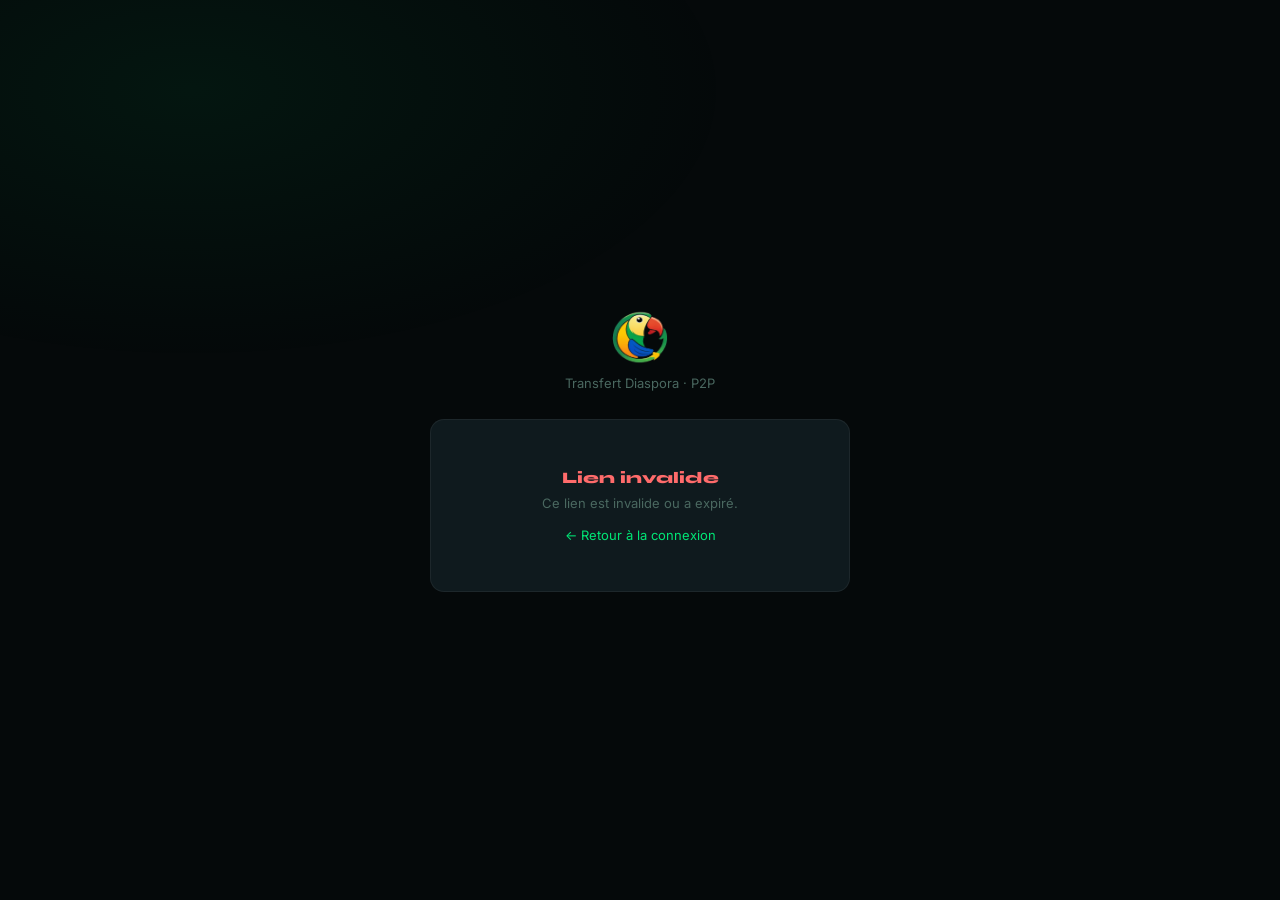
<file: tdoli-reset.html>
<!DOCTYPE html>
<html lang="fr">
<head>
<meta charset="UTF-8">
<meta name="viewport" content="width=device-width, initial-scale=1.0, maximum-scale=1.0">
<title>TDOLI — Nouveau mot de passe</title>
<link href="https://fonts.googleapis.com/css2?family=Syne:wght@700;800&family=Inter:wght@400;500;600;700&display=swap" rel="stylesheet">
<style>
:root{--bg:#05090a;--surface:#0b1215;--card:#0f1a1e;--green:#00e676;--green-dim:#00c853;--green-glow:rgba(0,230,118,0.10);--yellow:#ffd740;--blue:#2979ff;--text:#ecf4f0;--text-2:#90a8a0;--text-3:#4a6860;--border:rgba(255,255,255,0.06);--border-active:rgba(0,230,118,0.3);--red:#ff1744;--r:12px;}
*{margin:0;padding:0;box-sizing:border-box;-webkit-tap-highlight-color:transparent;}
body{font-family:'Inter',sans-serif;background:var(--bg);color:var(--text);min-height:100vh;display:flex;align-items:center;justify-content:center;padding:20px;}
.bg-mesh{position:fixed;inset:0;z-index:0;pointer-events:none;background:radial-gradient(ellipse 70% 50% at 15% 10%,rgba(0,180,90,0.08) 0%,transparent 60%);}
.wrap{position:relative;z-index:1;width:100%;max-width:420px;}
.logo{font-family:'Syne',sans-serif;font-weight:800;font-size:28px;color:var(--green);text-align:center;margin-bottom:8px;}
.subtitle{font-size:13px;color:var(--text-3);text-align:center;margin-bottom:28px;}
.card{background:var(--card);border:1px solid var(--border);border-radius:var(--r);padding:28px 24px;}
.card-title{font-family:'Syne',sans-serif;font-size:17px;font-weight:800;margin-bottom:6px;}
.card-sub{font-size:13px;color:var(--text-3);margin-bottom:20px;line-height:1.5;}
.form-group{margin-bottom:14px;}
.form-label{display:block;font-size:11px;font-weight:500;color:var(--text-3);margin-bottom:7px;letter-spacing:1.2px;text-transform:uppercase;}
.input-wrap{position:relative;}
.form-input{width:100%;padding:13px 44px 13px 14px;background:var(--surface);border:1px solid var(--border);border-radius:12px;color:var(--text);font-family:'Inter',sans-serif;font-size:15px;transition:all 0.2s;-webkit-appearance:none;}
.form-input.no-icon{padding-right:14px;}
.form-input:focus{outline:none;border-color:var(--green);background:rgba(0,230,118,0.04);box-shadow:0 0 0 3px var(--green-glow);}
.form-input::placeholder{color:var(--text-3);opacity:0.5;}
.input-toggle{position:absolute;right:14px;top:50%;transform:translateY(-50%);color:var(--text-3);font-size:13px;cursor:pointer;font-family:'Syne',sans-serif;font-weight:700;background:none;border:none;padding:4px;}
.strength-bar{display:flex;gap:4px;margin-top:8px;}
.strength-seg{flex:1;height:2px;border-radius:1px;background:var(--border);transition:background 0.3s;}
.strength-seg.weak{background:var(--red);}.strength-seg.ok{background:var(--yellow);}.strength-seg.strong{background:var(--green);}
.requirements{background:var(--surface);border:1px solid var(--border);border-radius:10px;padding:12px 14px;margin-bottom:16px;}
.req-item{display:flex;align-items:center;gap:8px;font-size:12px;color:var(--text-3);margin-bottom:6px;}
.req-item:last-child{margin-bottom:0;}
.req-item.ok{color:var(--green);}
.req-dot{width:6px;height:6px;border-radius:50%;background:var(--text-3);flex-shrink:0;}
.req-item.ok .req-dot{background:var(--green);}
.btn-primary{width:100%;padding:15px;background:var(--green-dim);color:#fff;border:none;border-radius:var(--r);font-family:'Syne',sans-serif;font-size:14px;font-weight:700;cursor:pointer;position:relative;overflow:hidden;margin-top:4px;transition:transform 0.15s;}
.btn-primary::after{content:'';position:absolute;top:0;left:0;right:0;height:1px;background:linear-gradient(90deg,var(--green),var(--yellow),var(--blue));}
.btn-primary:active{transform:scale(0.97);}
.btn-primary:disabled{opacity:0.35;cursor:not-allowed;}
.btn-spinner{display:inline-block;width:16px;height:16px;border:2px solid rgba(255,255,255,0.2);border-top-color:#fff;border-radius:50%;animation:spin 0.5s linear infinite;vertical-align:middle;}
@keyframes spin{to{transform:rotate(360deg);}}
.msg{display:none;padding:12px 14px;border-radius:10px;font-size:13px;margin-top:12px;}
.msg.error{background:rgba(255,68,68,0.08);border:1px solid rgba(255,68,68,0.2);color:#ff6b6b;}
.msg.success{background:rgba(0,230,118,0.08);border:1px solid rgba(0,230,118,0.2);color:var(--green);}
.msg.show{display:block;}
.back-link{display:block;text-align:center;margin-top:16px;font-size:13px;color:var(--text-3);text-decoration:none;}
.back-link:hover{color:var(--green);}

.topbar-logo img { height: 32px; width: auto; display: block; }

/* UX Fluide */

/* Transition de page */
body { animation: pageFadeIn 0.2s ease; }
@keyframes pageFadeIn { from { opacity:0; } to { opacity:1; } }

/* Swipe to close sheet */
.sheet { touch-action: pan-y; }

/* Pull-to-refresh indicator */
.ptr-indicator { position:fixed;top:0;left:50%;transform:translateX(-50%) translateY(-48px);z-index:200;width:36px;height:36px;border-radius:50%;background:var(--card);border:1px solid var(--border);display:flex;align-items:center;justify-content:center;transition:transform 0.2s;box-shadow:var(--shadow); }
.ptr-indicator.visible { transform:translateX(-50%) translateY(8px); }
.ptr-spinner { width:18px;height:18px;border:2px solid var(--border);border-top-color:var(--green);border-radius:50%;animation:spin 0.6s linear infinite; }

/* Skeleton loader */
.skeleton { background:linear-gradient(90deg,var(--surface) 25%,var(--card) 50%,var(--surface) 75%);background-size:200% 100%;animation:shimmer 1.2s infinite;border-radius:var(--r); }
@keyframes shimmer { 0%{background-position:200% 0} 100%{background-position:-200% 0} }
.skeleton-item { height:72px;margin-bottom:8px;border-radius:var(--r); }
.skeleton-line { height:12px;margin-bottom:6px; }
.skeleton-line.short { width:40%; }
.skeleton-line.medium { width:65%; }

/* Feedback copie */
.copy-feedback { position:fixed;bottom:110px;left:50%;transform:translateX(-50%) translateY(4px);background:var(--green-dim);color:#fff;font-family:'Syne',sans-serif;font-size:12px;font-weight:700;padding:8px 18px;border-radius:20px;opacity:0;pointer-events:none;transition:opacity 0.2s,transform 0.2s;z-index:600; }
.copy-feedback.show { opacity:1;transform:translateX(-50%) translateY(0); }

/* Progress bar étapes deal */
.step-line { flex:1;height:2px;background:var(--border);transition:background 0.4s; }
.step-line.done { background:var(--green); }
.step-node { transition:all 0.3s; }

/* Timer countdown */
.timer-bar { height:3px;background:var(--border);border-radius:2px;overflow:hidden;margin-top:6px; }
.timer-fill { height:100%;background:var(--green);transition:width 1s linear; }
.timer-fill.warning { background:var(--yellow); }
.timer-fill.danger { background:var(--red); }
.timer-label { font-size:11px;font-family:'Syne',sans-serif;font-weight:700;margin-top:4px; }
.timer-label.warning { color:var(--yellow); }
.timer-label.danger { color:var(--red); }

/* Bouton primaire feedback */
.btn-primary { transition:transform 0.12s,opacity 0.12s,box-shadow 0.12s; }
.btn-primary:active { transform:scale(0.97); }

/* Card hover */
.annonce-item { transition:transform 0.12s,box-shadow 0.12s; }
.annonce-item:active { transform:scale(0.985); }

/* Chat message sent feedback */
.msg-sending { opacity:0.6; }
.msg-sent { opacity:1;transition:opacity 0.2s; }</style>

 <link rel="manifest" href="/manifest.json">
 <meta name="theme-color" content="#05090a">
 <meta name="apple-mobile-web-app-capable" content="yes">
 <meta name="apple-mobile-web-app-status-bar-style" content="black-translucent">
 <meta name="apple-mobile-web-app-title" content="TDOLI">
 <link rel="apple-touch-icon" href="/icons/icon-192x192.png">
 <script>
 if('serviceWorker' in navigator){
 window.addEventListener('load', () => {
 navigator.serviceWorker.register('/service-worker.js')
 .then(r => console.log('[SW] Enregistre'))
 .catch(e => console.error('[SW] Erreur:', e));
 });
 }
 </script>
<link rel="stylesheet" href="/tdoli-theme.css">
</head>
<body>
<div class="bg-mesh"></div>
<div class="wrap">
 <img src="/TDOLI_APP.png" alt="TDOLI" style="width:56px;height:56px;margin:0 auto 10px;display:block;">
 <div class="subtitle">Transfert Diaspora · P2P</div>
 <div class="card" id="resetCard">
 <div class="card-title">Nouveau mot de passe</div>
 <div class="card-sub">Choisis un mot de passe fort pour sécuriser ton compte.</div>
 <div class="form-group">
 <label class="form-label">Nouveau mot de passe</label>
 <div class="input-wrap">
 <input class="form-input" type="password" id="new-password" placeholder="Minimum 8 caractères" oninput="checkStrength(this.value)">
 <button class="input-toggle" onclick="togglePw('new-password',this)" type="button">Voir</button>
 </div>
 <div class="strength-bar"><div class="strength-seg" id="s1"></div><div class="strength-seg" id="s2"></div><div class="strength-seg" id="s3"></div><div class="strength-seg" id="s4"></div></div>
 </div>
 <div class="requirements">
 <div class="req-item" id="req-length"><div class="req-dot"></div>Minimum 8 caractères</div>
 <div class="req-item" id="req-upper"><div class="req-dot"></div>Au moins 1 majuscule</div>
 <div class="req-item" id="req-number"><div class="req-dot"></div>Au moins 1 chiffre</div>
 <div class="req-item" id="req-special"><div class="req-dot"></div>Au moins 1 caractère spécial (!@#$...)</div>
 </div>
 <div class="form-group">
 <label class="form-label">Confirmer le mot de passe</label>
 <div class="input-wrap">
 <input class="form-input" type="password" id="confirm-password" placeholder="Répète le mot de passe">
 <button class="input-toggle" onclick="togglePw('confirm-password',this)" type="button">Voir</button>
 </div>
 </div>
 <button class="btn-primary" id="btn-reset" onclick="doReset()">Enregistrer le mot de passe</button>
 <div class="msg" id="msg-reset"></div>
 <a href="/tdoli-auth.html" class="back-link">← Retour à la connexion</a>
 </div>
</div>
<script>
const API='https://tdoli-backend.onrender.com';
const params=new URLSearchParams(window.location.search);
const token=params.get('token');
const email=params.get('email');

if(!token||!email){
 document.getElementById('resetCard').innerHTML='<div style="text-align:center;padding:20px"><div style="font-family:Syne,sans-serif;font-size:16px;font-weight:800;margin-bottom:8px;color:#ff6b6b">Lien invalide</div><div style="font-size:13px;color:#4a6860">Ce lien est invalide ou a expiré.</div><a href="/tdoli-auth.html" style="display:block;margin-top:16px;color:#00e676;font-size:13px;text-decoration:none">← Retour à la connexion</a></div>';
}

function togglePw(inputId,btn){const inp=document.getElementById(inputId);if(inp.type==='password'){inp.type='text';btn.textContent='Cacher';}else{inp.type='password';btn.textContent='Voir';}}

function checkStrength(val){
 const segs=['s1','s2','s3','s4'];segs.forEach(s=>document.getElementById(s).className='strength-seg');

 const hasLength=val.length>=8;
 const hasUpper=/[A-Z]/.test(val);
 const hasNumber=/[0-9]/.test(val);
 const hasSpecial=/[^A-Za-z0-9]/.test(val);

 document.getElementById('req-length').className='req-item'+(hasLength?' ok':'');
 document.getElementById('req-upper').className='req-item'+(hasUpper?' ok':'');
 document.getElementById('req-number').className='req-item'+(hasNumber?' ok':'');
 document.getElementById('req-special').className='req-item'+(hasSpecial?' ok':'');

 let score=[hasLength,hasUpper,hasNumber,hasSpecial].filter(Boolean).length;
 const cls=score<=1?'weak':score<=2?'ok':'strong';
 for(let i=0;i<score;i++)document.getElementById(segs[i]).classList.add(cls);
}

async function doReset(){
 const password=document.getElementById('new-password').value;
 const confirm=document.getElementById('confirm-password').value;

 if(!password){showMsg('Saisis un mot de passe','error');return;}
 if(password.length<8){showMsg('Minimum 8 caractères','error');return;}
 if(!/[A-Z]/.test(password)){showMsg('Au moins 1 majuscule requise','error');return;}
 if(!/[0-9]/.test(password)){showMsg('Au moins 1 chiffre requis','error');return;}
 if(!/[^A-Za-z0-9]/.test(password)){showMsg('Au moins 1 caractère spécial requis','error');return;}
 if(password!==confirm){showMsg('Les mots de passe ne correspondent pas','error');return;}

 const btn=document.getElementById('btn-reset');btn.disabled=true;btn.innerHTML='<span class="btn-spinner"></span>';
 try{
 const res=await fetch(API+'/auth/reset-password',{method:'POST',headers:{'Content-Type':'application/json'},body:JSON.stringify({email,token,password})});
 const data=await res.json();
 if(res.ok){
 showMsg('Mot de passe mis à jour ! Redirection...','success');
 setTimeout(()=>{window.location.href='/tdoli-auth.html';},2000);
 }else showMsg(data.message||'Erreur','error');
 }catch(e){showMsg('Serveur inaccessible','error');}
 btn.disabled=false;btn.innerHTML='Enregistrer le mot de passe';
}

function showMsg(text,type){const el=document.getElementById('msg-reset');el.className='msg '+type+' show';el.textContent=text;}

// UX Fluide 

// 1. Swipe-to-close pour toutes les sheets
function initSwipeToClose() {
 document.querySelectorAll('.sheet').forEach(sheet => {
 let startY = 0, isDragging = false;
 const overlay = sheet.closest('.overlay');
 if (!overlay) return;
 sheet.addEventListener('touchstart', e => { startY = e.touches[0].clientY; isDragging = true; }, { passive: true });
 sheet.addEventListener('touchmove', e => {
 if (!isDragging) return;
 const dy = e.touches[0].clientY - startY;
 if (dy > 0) sheet.style.transform = `translateY(${dy}px)`;
 }, { passive: true });
 sheet.addEventListener('touchend', e => {
 isDragging = false;
 const dy = e.changedTouches[0].clientY - startY;
 if (dy > 80) {
 sheet.style.transform = '';
 overlay.classList.remove('open');
 } else {
 sheet.style.transform = '';
 }
 });
 });
}
document.addEventListener('DOMContentLoaded', initSwipeToClose);

// Observer pour initier swipe sur nouvelles sheets
const _swipeObserver = new MutationObserver(() => initSwipeToClose());
_swipeObserver.observe(document.body, { childList:true, subtree:true });

// 2. Copier avec feedback visuel
function copyWithFeedback(text, label) {
 navigator.clipboard.writeText(text).then(() => {
 let fb = document.querySelector('.copy-feedback');
 if (!fb) { fb = document.createElement('div'); fb.className = 'copy-feedback'; document.body.appendChild(fb); }
 fb.textContent = label || 'Copié !';
 fb.classList.add('show');
 setTimeout(() => fb.classList.remove('show'), 1800);
 });
}

// 3. Skeleton loaders
function showSkeletons(containerId, count) {
 const el = document.getElementById(containerId);
 if (!el) return;
 el.innerHTML = Array(count).fill('<div class="skeleton skeleton-item"></div>').join('');
}

// 4. Pull-to-refresh
function initPullToRefresh(onRefresh) {
 let startY = 0, pulling = false;
 const indicator = document.createElement('div');
 indicator.className = 'ptr-indicator';
 indicator.innerHTML = '<div class="ptr-spinner"></div>';
 document.body.appendChild(indicator);

 document.addEventListener('touchstart', e => {
 if (window.scrollY === 0) { startY = e.touches[0].clientY; pulling = true; }
 }, { passive: true });
 document.addEventListener('touchmove', e => {
 if (!pulling) return;
 const dy = e.touches[0].clientY - startY;
 if (dy > 60) indicator.classList.add('visible');
 }, { passive: true });
 document.addEventListener('touchend', e => {
 if (!pulling) return;
 pulling = false;
 const dy = e.changedTouches[0].clientY - startY;
 if (dy > 80) { onRefresh && onRefresh(); }
 setTimeout(() => indicator.classList.remove('visible'), 300);
 });
}

// 5. Auto-focus premier input à l'ouverture des sheets
document.addEventListener('click', e => {
 const btn = e.target.closest('[onclick*="Sheet"], [onclick*="openCreate"], [onclick*="openEdit"]');
 if (!btn) return;
 setTimeout(() => {
 const sheet = document.querySelector('.overlay.open .form-input:not([type=hidden])');
 if (sheet) sheet.focus();
 }, 350);
});

// 6. Timer countdown visuel
function renderTimerCountdown(deadlineStr, containerId) {
 const el = document.getElementById(containerId);
 if (!el || !deadlineStr) return;
 function update() {
 const left = new Date(deadlineStr) - Date.now();
 if (left <= 0) { el.innerHTML = '<div class="timer-label danger">Expiré</div>'; return; }
 const h = Math.floor(left / 3600000);
 const m = Math.floor((left % 3600000) / 60000);
 const pct = Math.min(100, (left / 86400000) * 100);
 const cls = pct < 20 ? 'danger' : pct < 50 ? 'warning' : '';
 el.innerHTML = '<div class="timer-bar"><div class="timer-fill ' + cls + '" style="width:' + pct + '%"></div></div>'
 + '<div class="timer-label ' + cls + '">' + h + 'h ' + m + 'min restantes</div>';
 }
 update();
 setInterval(update, 60000);
}

</script>
</body>
</html>
</file>
<file: tdoli-theme.css>
/* ═══════════════════════════════════════════════════════════
   TDOLI — Thème global unifié v2.0
   À inclure dans toutes les pages après les Google Fonts
   ═══════════════════════════════════════════════════════════ */

/* ── Variables ─────────────────────────────────────────────── */
:root {
  /* Fonds */
  --bg:      #05090a;
  --surface: #0b1215;
  --card:    #0f1a1e;

  /* Couleurs principales */
  --green:      #00e676;
  --green-dim:  #00c853;
  --green-glow: rgba(0,230,118,0.10);
  --yellow:     #ffd740;
  --blue:       #2979ff;
  --red:        #ff1744;

  /* Couleurs dérivées */
  --yellow-dim: rgba(255,215,64,0.15);
  --blue-dim:   rgba(41,121,255,0.15);
  --red-dim:    rgba(255,23,68,0.15);

  /* Texte */
  --text:   #ecf4f0;
  --text-2: #90a8a0;
  --text-3: #4a6860;

  /* Bordures */
  --border:        rgba(255,255,255,0.06);
  --border-active: rgba(0,230,118,0.22);

  /* Divers */
  --r:      14px;
  --shadow: 0 2px 20px rgba(0,0,0,0.5);

  /* Badges communautaires */
  --badge-pilier:  #9b59b6;
  --badge-fiable:  #00e676;
  --badge-actif:   #2979ff;
  --badge-nouveau: #95a5a6;
}

/* ── Reset & base ───────────────────────────────────────────── */
*, *::before, *::after {
  margin: 0; padding: 0;
  box-sizing: border-box;
  -webkit-tap-highlight-color: transparent;
}
body {
  font-family: 'Inter', sans-serif;
  background: var(--bg);
  color: var(--text);
  min-height: 100vh;
  -webkit-font-smoothing: antialiased;
  animation: bodyFadeIn 0.2s ease-out;
}
a { -webkit-tap-highlight-color: transparent; }
svg { fill: none; stroke: currentColor; stroke-width: 1.8; stroke-linecap: round; stroke-linejoin: round; }

/* ── Animations globales ────────────────────────────────────── */
@keyframes bodyFadeIn  { from { opacity:0; } to { opacity:1; } }
@keyframes tdoliFadeIn { from { opacity:0; transform:translateY(6px); } to { opacity:1; transform:translateY(0); } }
@keyframes spin        { to { transform: rotate(360deg); } }
@keyframes slideUp     { from { transform:translateY(100%); opacity:0; } to { transform:translateY(0); opacity:1; } }
@keyframes breathe     { 0%,100% { opacity:1; } 50% { opacity:0.4; } }
@keyframes blink       { 0%,100% { opacity:1; } 50% { opacity:0.3; } }
@keyframes cardIn      { from { opacity:0; transform:translateY(6px); } to { opacity:1; transform:translateY(0); } }
@keyframes parrotBounce { from { transform:translateY(0) rotate(-6deg); } to { transform:translateY(-18px) rotate(6deg); } }
@keyframes fadeInFull  { from { opacity:0; } to { opacity:1; } }

/* ── Topbar ─────────────────────────────────────────────────── */
.topbar {
  position: sticky; top: 0; z-index: 100;
  background: rgba(5,9,10,0.96);
  backdrop-filter: blur(24px);
  -webkit-backdrop-filter: blur(24px);
  border-bottom: 1px solid var(--border);
  padding: 12px 20px;
  display: flex; align-items: center; justify-content: space-between; gap: 10px;
  box-shadow: 0 1px 12px rgba(0,0,0,0.4);
}
.topbar-logo img { height: 32px; width: auto; display: block; }

/* ── Bottom nav — bulle flottante (FIXED - ne jamais bouger) ── */
.bottom-nav {
  position: fixed !important;
  bottom: max(14px, env(safe-area-inset-bottom)) !important;
  left: 14px !important;
  right: 14px !important;
  z-index: 100 !important;
  width: auto !important;
  max-width: 440px !important;
  height: auto;
  background: rgba(13,20,22,0.88);
  backdrop-filter: blur(28px);
  -webkit-backdrop-filter: blur(28px);
  border: 1px solid rgba(255,255,255,0.09);
  border-radius: 999px;
  display: flex !important;
  flex-direction: row !important;
  padding: 6px !important;
  box-shadow: 0 14px 36px rgba(0,0,0,0.55), 0 2px 10px rgba(0,0,0,0.35), inset 0 1px 0 rgba(255,255,255,0.04);
  margin: 0 auto !important;
}
.nav-item {
  flex: 1; display: flex; flex-direction: column; align-items: center;
  gap: 2px; padding: 7px 4px; color: var(--text-3);
  font-size: 8.5px; font-family: 'Syne', sans-serif; font-weight: 700;
  letter-spacing: 0.6px; text-transform: uppercase;
  text-decoration: none; transition: color 0.2s;
  border-radius: 999px;
}
.nav-item.active { color: var(--green); }
.nav-item:active { opacity: 0.55; transition: opacity 0.08s; }
.nav-icon {
  width: 38px; height: 26px; border-radius: 999px;
  display: flex; align-items: center; justify-content: center;
  transition: background 0.22s;
}
.nav-item.active .nav-icon {
  background: rgba(0, 230, 118, 0.16);
}
.nav-icon-wrap { position: relative; }
.nav-badge {
  position: absolute; top: -4px; right: -4px;
  min-width: 16px; height: 16px; border-radius: 8px;
  font-size: 9px; font-weight: 800;
  display: none; align-items: center; justify-content: center; padding: 0 3px;
}
.nav-badge.show  { display: flex; }
.nav-badge.yellow { background: var(--yellow); color: #000; }
.nav-badge.red    { background: var(--red);    color: #fff; }

/* ── Montants — blanc, Syne 800 ─────────────────────────────── */
.amount,
.item-amount,
.deal-amount,
.deal-amount-lg,
.deal-banner-amount,
.detail-amount,
.detail-amt,
.stat-val,
.limit-val,
.conv-amount,
.weekly-stat-val,
.partner-stat-val {
  font-family: 'Syne', sans-serif !important;
  font-weight: 800 !important;
  color: var(--text) !important;
  letter-spacing: -0.3px;
}

/* ── Tailles montants ───────────────────────────────────────── */
.amount-sm,
.item-amount       { font-size: 16px; }
.amount-md,
.deal-amount-lg,
.deal-banner-amount { font-size: 17px; }
.amount-lg,
.detail-amt        { font-size: 22px; }
.stat-val,
.partner-stat-val  { font-size: 18px; }

/* ── Devises — blanc, Syne 700 ──────────────────────────────── */
.currency,
.item-currency,
.deal-currency,
.detail-currency,
.detail-cur {
  font-family: 'Syne', sans-serif !important;
  font-weight: 700 !important;
  color: var(--text) !important;
}

/* ── Cards ──────────────────────────────────────────────────── */
.card-base {
  background: var(--card);
  border: 1px solid var(--border);
  border-radius: var(--r);
}

/* ── Bouton primaire ────────────────────────────────────────── */
.btn-primary {
  width: 100%; padding: 15px;
  background: var(--green-dim);
  color: #fff; border: none;
  border-radius: var(--r);
  font-family: 'Syne', sans-serif; font-size: 14px; font-weight: 700;
  cursor: pointer; position: relative; overflow: hidden;
  transition: transform 0.15s, opacity 0.15s;
  box-shadow: 0 4px 16px rgba(0,200,83,0.25);
}
.btn-primary:active   { transform: scale(0.97); }
.btn-primary:disabled { opacity: 0.35; cursor: not-allowed; }

/* ── Bouton secondaire ──────────────────────────────────────── */
.btn-cancel {
  width: 100%; padding: 13px;
  background: transparent; color: var(--text-3);
  border: 1px solid var(--border); border-radius: var(--r);
  font-family: 'Syne', sans-serif; font-size: 13px; font-weight: 600;
  cursor: pointer;
}

/* ── Inputs ─────────────────────────────────────────────────── */
.form-input, .form-select {
  width: 100%; padding: 13px 14px;
  background: var(--surface);
  border: 1px solid var(--border);
  border-radius: var(--r);
  color: var(--text);
  font-family: 'Inter', sans-serif; font-size: 15px;
  transition: border-color 0.2s;
  -webkit-appearance: none;
}
.form-input:focus, .form-select:focus {
  outline: none;
  border-color: var(--green);
  box-shadow: 0 0 0 3px var(--green-glow);
}
.form-input::placeholder { color: var(--text-3); opacity: 0.6; }

/* ── Sheet / overlay ────────────────────────────────────────── */
.overlay {
  position: fixed; inset: 0; z-index: 300;
  background: rgba(0,0,0,0.6);
  backdrop-filter: blur(6px);
  display: none; align-items: flex-end;
}
.overlay.open { display: flex; }
.sheet {
  background: var(--card);
  border: 1px solid var(--border);
  border-top: 2px solid var(--green);
  border-radius: 20px 20px 0 0;
  padding: 0 22px 48px;
  width: 100%; max-width: 480px; margin: 0 auto;
  animation: slideUp 0.3s cubic-bezier(0.19,1,0.22,1);
  box-shadow: 0 -8px 40px rgba(0,0,0,0.6);
  max-height: 90vh; overflow-y: auto;
}
.sheet-title {
  font-family: 'Syne', sans-serif; font-size: 17px; font-weight: 800;
  margin-bottom: 20px;
}
.sheet-handle-row {
  padding: 14px 0 16px; display: flex; justify-content: center;
  position: sticky; top: 0; background: var(--card); z-index: 1;
}
.sheet-handle { width: 32px; height: 3px; border-radius: 2px; background: var(--border); }

/* ── Toast ──────────────────────────────────────────────────── */
.toast {
  position: fixed; bottom: 100px; left: 50%;
  transform: translateX(-50%) translateY(8px);
  color: #fff; font-family: 'Syne', sans-serif;
  font-size: 13px; font-weight: 700;
  padding: 11px 22px; border-radius: 30px;
  z-index: 500; opacity: 0; pointer-events: none;
  white-space: nowrap;
  transition: opacity 0.25s, transform 0.25s;
  box-shadow: 0 4px 20px rgba(0,0,0,0.4);
}
.toast.show { opacity: 1; transform: translateX(-50%) translateY(0); }

/* ── Loader ─────────────────────────────────────────────────── */
.loading-wrap { display: flex; justify-content: center; padding: 50px; }
.loader { width: 28px; height: 28px; position: relative; }
.loader::before, .loader::after {
  content: ''; position: absolute; inset: 0;
  border-radius: 50%; border: 2px solid transparent;
  animation: spin 1s linear infinite;
}
.loader::before { border-top-color: var(--green); }
.loader::after  { border-bottom-color: var(--blue); animation-duration: 1.5s; animation-direction: reverse; }

/* ── Messages d'état ────────────────────────────────────────── */
.msg { display: none; padding: 11px 14px; border-radius: var(--r); font-size: 13px; margin-top: 12px; }
.msg.error   { background: rgba(255,23,68,0.08);  border: 1px solid rgba(255,23,68,0.2);  color: #ff6b6b; }
.msg.success { background: rgba(0,230,118,0.08);  border: 1px solid rgba(0,230,118,0.2);  color: var(--green); }
.msg.show    { display: block; }

/* ── Spinner bouton ─────────────────────────────────────────── */
.spinner {
  display: inline-block; width: 15px; height: 15px;
  border: 2px solid rgba(255,255,255,0.2); border-top-color: #fff;
  border-radius: 50%; animation: spin 0.5s linear infinite;
  vertical-align: middle; margin-right: 7px;
}

/* ── Empty state ────────────────────────────────────────────── */
.empty-state { text-align: center; padding: 60px 20px; }
.empty-title { font-family: 'Syne', sans-serif; font-size: 16px; font-weight: 800; margin-bottom: 8px; }
.empty-sub   { font-size: 13px; color: var(--text-3); line-height: 1.6; }

/* ── Labels ─────────────────────────────────────────────────── */
.label, .stat-label, .form-label, .section-label {
  font-size: 10px;
  font-family: 'Syne', sans-serif;
  font-weight: 700;
  text-transform: uppercase;
  letter-spacing: 1px;
  color: var(--text-3);
}

/* ── Overlay deal complété (perroquet) ──────────────────────── */
.deal-complete-overlay {
  position: fixed; inset: 0; z-index: 9999;
  background: rgba(5,9,10,0.97);
  display: none; flex-direction: column;
  align-items: center; justify-content: center;
  gap: 16px; padding: 24px;
}
.deal-complete-overlay.show { display: flex; animation: fadeInFull 0.4s ease; }
.confetti-wrap { position: fixed; inset: 0; pointer-events: none; overflow: hidden; z-index: 0; }
.confetti-piece {
  position: absolute; border-radius: 2px;
  animation: confettiFall linear forwards;
}
@keyframes confettiFall {
  from { transform: translateY(-10px) rotate(0deg); opacity: 1; }
  to   { transform: translateY(110vh) rotate(720deg); opacity: 0; }
}
.dco-parrot { width: 110px; height: 110px; animation: parrotBounce 0.7s cubic-bezier(0.36,0.07,0.19,0.97) infinite alternate; z-index: 1; }
.dco-parrot img { width: 100%; height: 100%; object-fit: contain; filter: drop-shadow(0 0 24px rgba(0,230,118,0.5)); }
.dco-title  { font-family: 'Syne', sans-serif; font-size: 24px; font-weight: 800; color: var(--green); text-align: center; z-index: 1; }
.dco-sub    { font-size: 13px; color: var(--text-2); text-align: center; max-width: 260px; line-height: 1.6; z-index: 1; }
.dco-code   { font-family: 'Syne', sans-serif; font-size: 16px; font-weight: 800; color: var(--yellow); background: rgba(255,215,64,0.1); border: 1px solid rgba(255,215,64,0.3); border-radius: 10px; padding: 8px 20px; letter-spacing: 2px; z-index: 1; }
.dco-rating { background: var(--card); border: 1px solid var(--border-active); border-radius: 16px; padding: 20px; width: 100%; max-width: 340px; text-align: center; z-index: 1; }
.dco-rating-title { font-family: 'Syne', sans-serif; font-size: 13px; font-weight: 700; color: var(--text-2); margin-bottom: 12px; text-transform: uppercase; letter-spacing: 0.8px; }
.dco-rating-name  { font-size: 15px; font-weight: 700; color: var(--text); margin-bottom: 14px; }
.dco-stars  { display: flex; gap: 8px; justify-content: center; margin-bottom: 14px; }
.dco-star   { font-size: 32px; cursor: pointer; opacity: 0.25; transition: opacity 0.15s, transform 0.15s; user-select: none; }
.dco-star.active { opacity: 1; transform: scale(1.15); }
.dco-star:hover  { opacity: 0.7; }
.dco-comment { width: 100%; padding: 10px 13px; background: var(--surface); border: 1px solid var(--border); border-radius: 10px; color: var(--text); font-family: 'Inter', sans-serif; font-size: 13px; margin-bottom: 12px; resize: none; height: 60px; box-sizing: border-box; }
.dco-comment:focus { outline: none; border-color: var(--green); }
.dco-btn-rate  { width: 100%; padding: 13px; background: linear-gradient(135deg, var(--green-dim), #2979ff); color: #fff; border: none; border-radius: 12px; font-family: 'Syne', sans-serif; font-size: 13px; font-weight: 700; cursor: pointer; margin-bottom: 8px; }
.dco-btn-later { width: 100%; padding: 11px; background: transparent; color: var(--text-3); border: 1px solid var(--border); border-radius: 12px; font-family: 'Syne', sans-serif; font-size: 12px; font-weight: 600; cursor: pointer; z-index: 1; }
</file>
